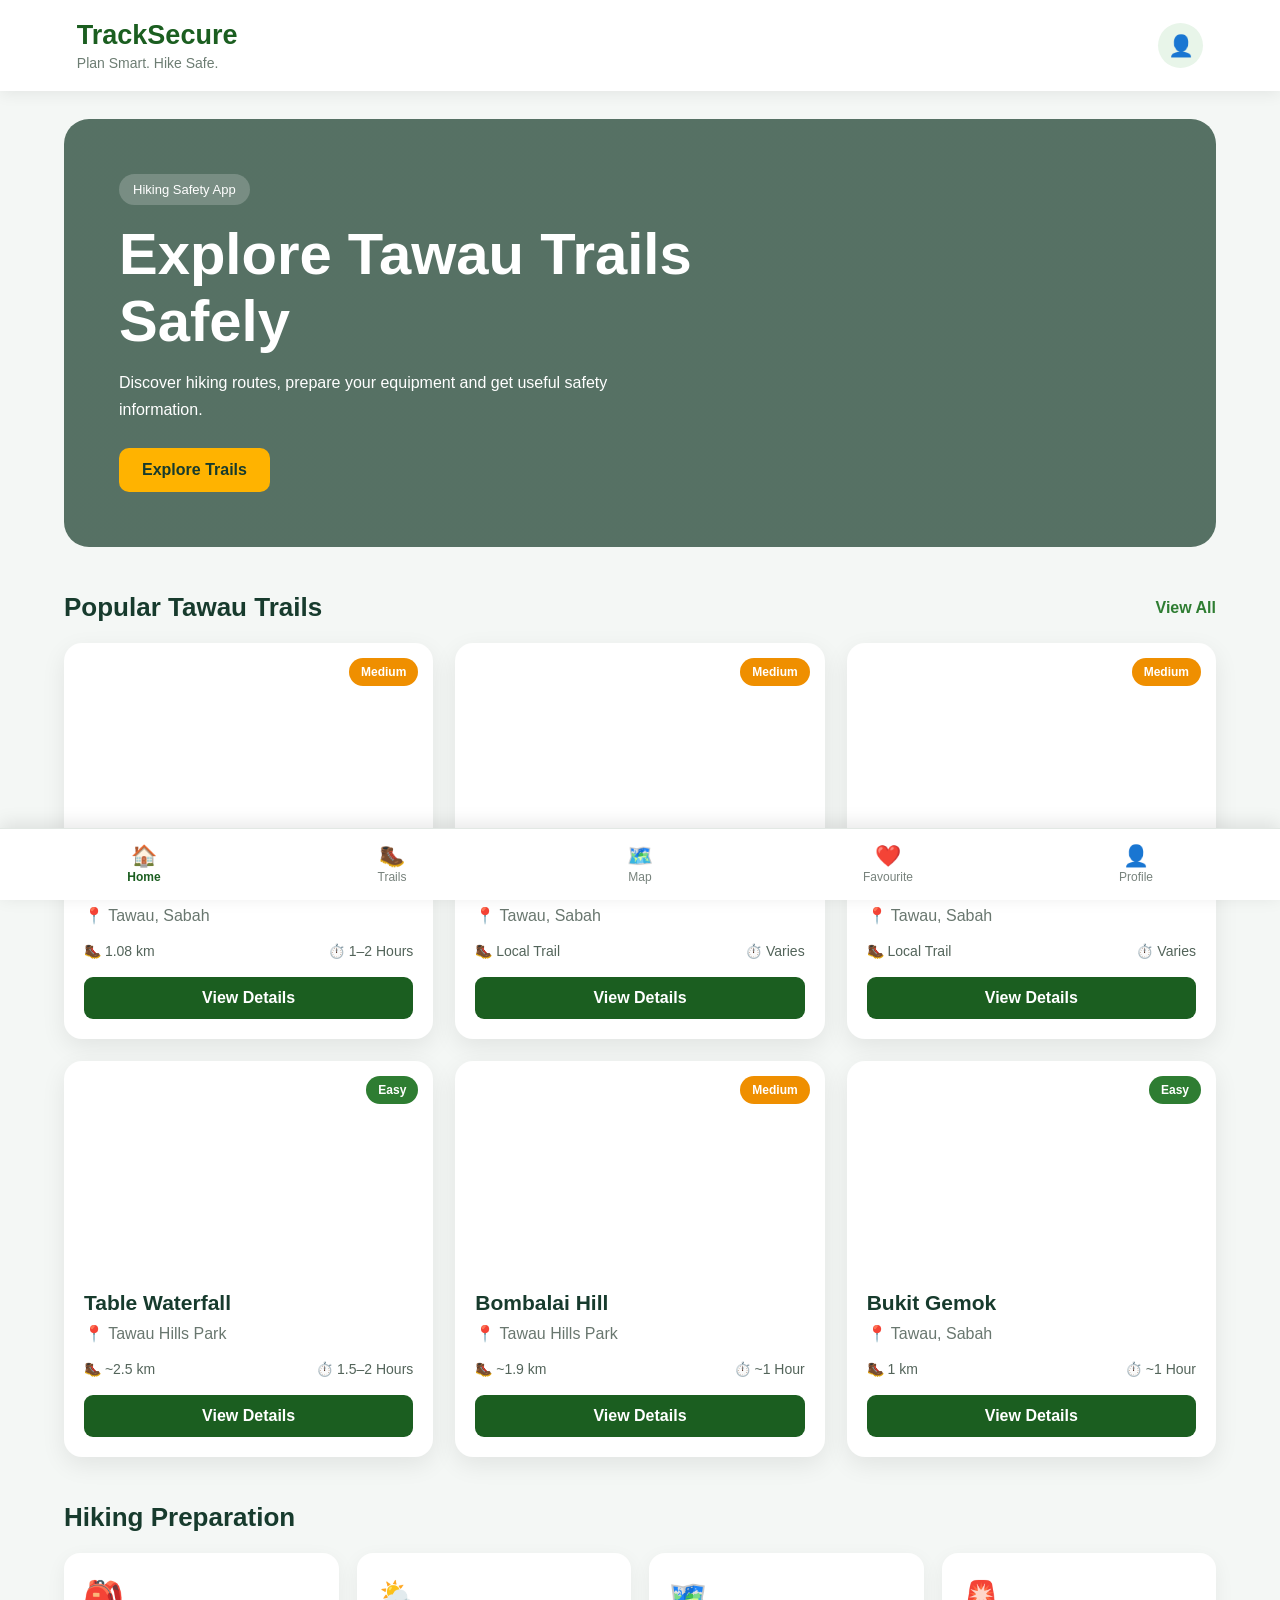
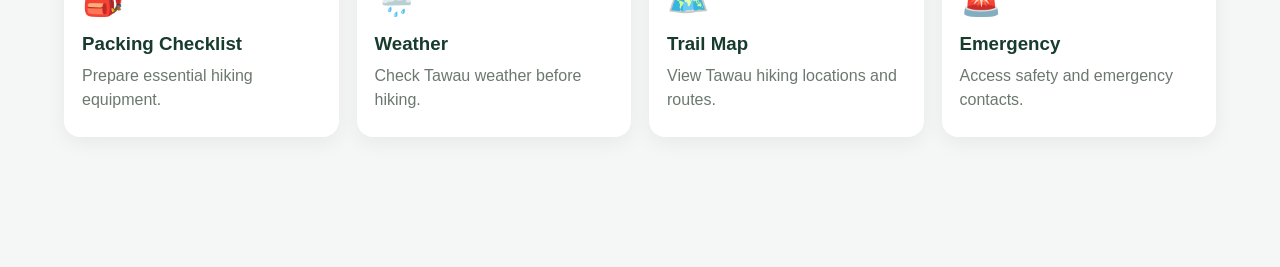
<file: TrackSecure-Complete/index.html>
<!DOCTYPE html>
<html lang="en">
<head>
    <meta charset="UTF-8">
    <meta name="viewport" content="width=device-width, initial-scale=1.0">
    <title>TrackSecure</title>
    <link rel="stylesheet" href="style.css">
</head>
<body>

<header class="topbar">
    <div>
        <h1>TrackSecure</h1>
        <p>Plan Smart. Hike Safe.</p>
    </div>
    <button class="profile-btn">👤</button>
</header>

<main>
    <section class="hero">
        <div class="hero-content">
            <span class="hero-label">Hiking Safety App</span>
            <h2>Explore Tawau Trails Safely</h2>
            <p>Discover hiking routes, prepare your equipment and get useful safety information.</p>
            <a href="trails.html" class="explore-btn">Explore Trails</a>
        </div>
    </section>

    <section class="section">
        <div class="section-heading">
            <h2>Popular Tawau Trails</h2>
            <button class="view-all-btn">View All</button>
        </div>

        <div class="trail-grid">
            <article class="trail-card">
                <div class="trail-image" style="background-image:url('https://www.mysabah.com/wordpress/wp-content/uploads/2023/12/20231222_27.jpg')">
                    <span class="difficulty medium">Medium</span>
                </div>
                <div class="trail-content">
                    <h3>Bukit Panchang</h3>
                    <p>📍 Tawau, Sabah</p>
                    <div class="trail-info"><span>🥾 1.08 km</span><span>⏱️ 1–2 Hours</span></div>
                    <button class="details-btn" data-trail="bukit-panchang">View Details</button>
                </div>
            </article>

            <article class="trail-card">
                <div class="trail-image" style="background-image:url('https://www.etawau.com/NaturalResources/Forest/MembaluaReserve/MembaluaReserve/Membalua_2014_08P2000.jpg')">
                    <span class="difficulty medium">Medium</span>
                </div>
                <div class="trail-content">
                    <h3>Membalua Jungle Trek</h3>
                    <p>📍 Tawau, Sabah</p>
                    <div class="trail-info"><span>🥾 Local Trail</span><span>⏱️ Varies</span></div>
                    <button class="details-btn" data-trail="bukit-membalua">View Details</button>
                </div>
            </article>

            <article class="trail-card">
                <div class="trail-image" style="background-image:url('https://www.etawau.com/Recreation/CrossCountry/Hill_b.jpg')">
                    <span class="difficulty medium">Medium</span>
                </div>
                <div class="trail-content">
                    <h3>Sin Onn Hill</h3>
                    <p>📍 Tawau, Sabah</p>
                    <div class="trail-info"><span>🥾 Local Trail</span><span>⏱️ Varies</span></div>
                    <button class="details-btn" data-trail="bukit-sin-onn">View Details</button>
                </div>
            </article>

            <article class="trail-card">
                <div class="trail-image" style="background-image:url('https://sabahtravel-assets.s3.amazonaws.com/images/20240126-lmy8f-lk-05693-jpg')">
                    <span class="difficulty easy">Easy</span>
                </div>
                <div class="trail-content">
                    <h3>Table Waterfall</h3>
                    <p>📍 Tawau Hills Park</p>
                    <div class="trail-info"><span>🥾 ~2.5 km</span><span>⏱️ 1.5–2 Hours</span></div>
                    <button class="details-btn" data-trail="table-waterfall">View Details</button>
                </div>
            </article>

            <article class="trail-card">
                <div class="trail-image" style="background-image:url('https://www.gunungbagging.com/wp-content/NEXTGEN/bombalai-hill/IMG_20230707_090142.jpg')">
                    <span class="difficulty medium">Medium</span>
                </div>
                <div class="trail-content">
                    <h3>Bombalai Hill</h3>
                    <p>📍 Tawau Hills Park</p>
                    <div class="trail-info"><span>🥾 ~1.9 km</span><span>⏱️ ~1 Hour</span></div>
                    <button class="details-btn" data-trail="bombalai-hill">View Details</button>
                </div>
            </article>

            <article class="trail-card">
                <div class="trail-image" style="background-image:url('https://sabahnites.com/wp-content/uploads/2022/08/145714720_177562024164280_8840149135487162573_n.jpg')">
                    <span class="difficulty easy">Easy</span>
                </div>
                <div class="trail-content">
                    <h3>Bukit Gemok</h3>
                    <p>📍 Tawau, Sabah</p>
                    <div class="trail-info"><span>🥾 1 km</span><span>⏱️ ~1 Hour</span></div>
                    <button class="details-btn" data-trail="bukit-gemok">View Details</button>
                </div>
            </article>
        </div>
    </section>

    <section class="section">
        <h2>Hiking Preparation</h2>
        <div class="feature-grid">
            <a href="checklist.html" class="feature-card feature-link"><span>🎒</span><h3>Packing Checklist</h3><p>Prepare essential hiking equipment.</p></a>
            <a href="weather.html" class="feature-card feature-link"><span>🌦️</span><h3>Weather</h3><p>Check Tawau weather before hiking.</p></a>
            <a href="map.html" class="feature-card feature-link"><span>🗺️</span><h3>Trail Map</h3><p>View Tawau hiking locations and routes.</p></a>
            <a href="emergency.html" class="feature-card feature-link"><span>🚨</span><h3>Emergency</h3><p>Access safety and emergency contacts.</p></a>
        </div>
    </section>
</main>

<nav class="bottom-nav">
    <a href="index.html" class="nav-item active"><span>🏠</span>Home</a>
    <a href="trails.html" class="nav-item"><span>🥾</span>Trails</a>
    <a href="map.html" class="nav-item"><span>🗺️</span>Map</a>
    <a href="favourites.html" class="nav-item"><span>❤️</span>Favourite</a>
    <a href="profile.html" class="nav-item"><span>👤</span>Profile</a>
</nav>

<script src="trail-data.js"></script>
<script src="app.js"></script>
</body>
</html>
</file>
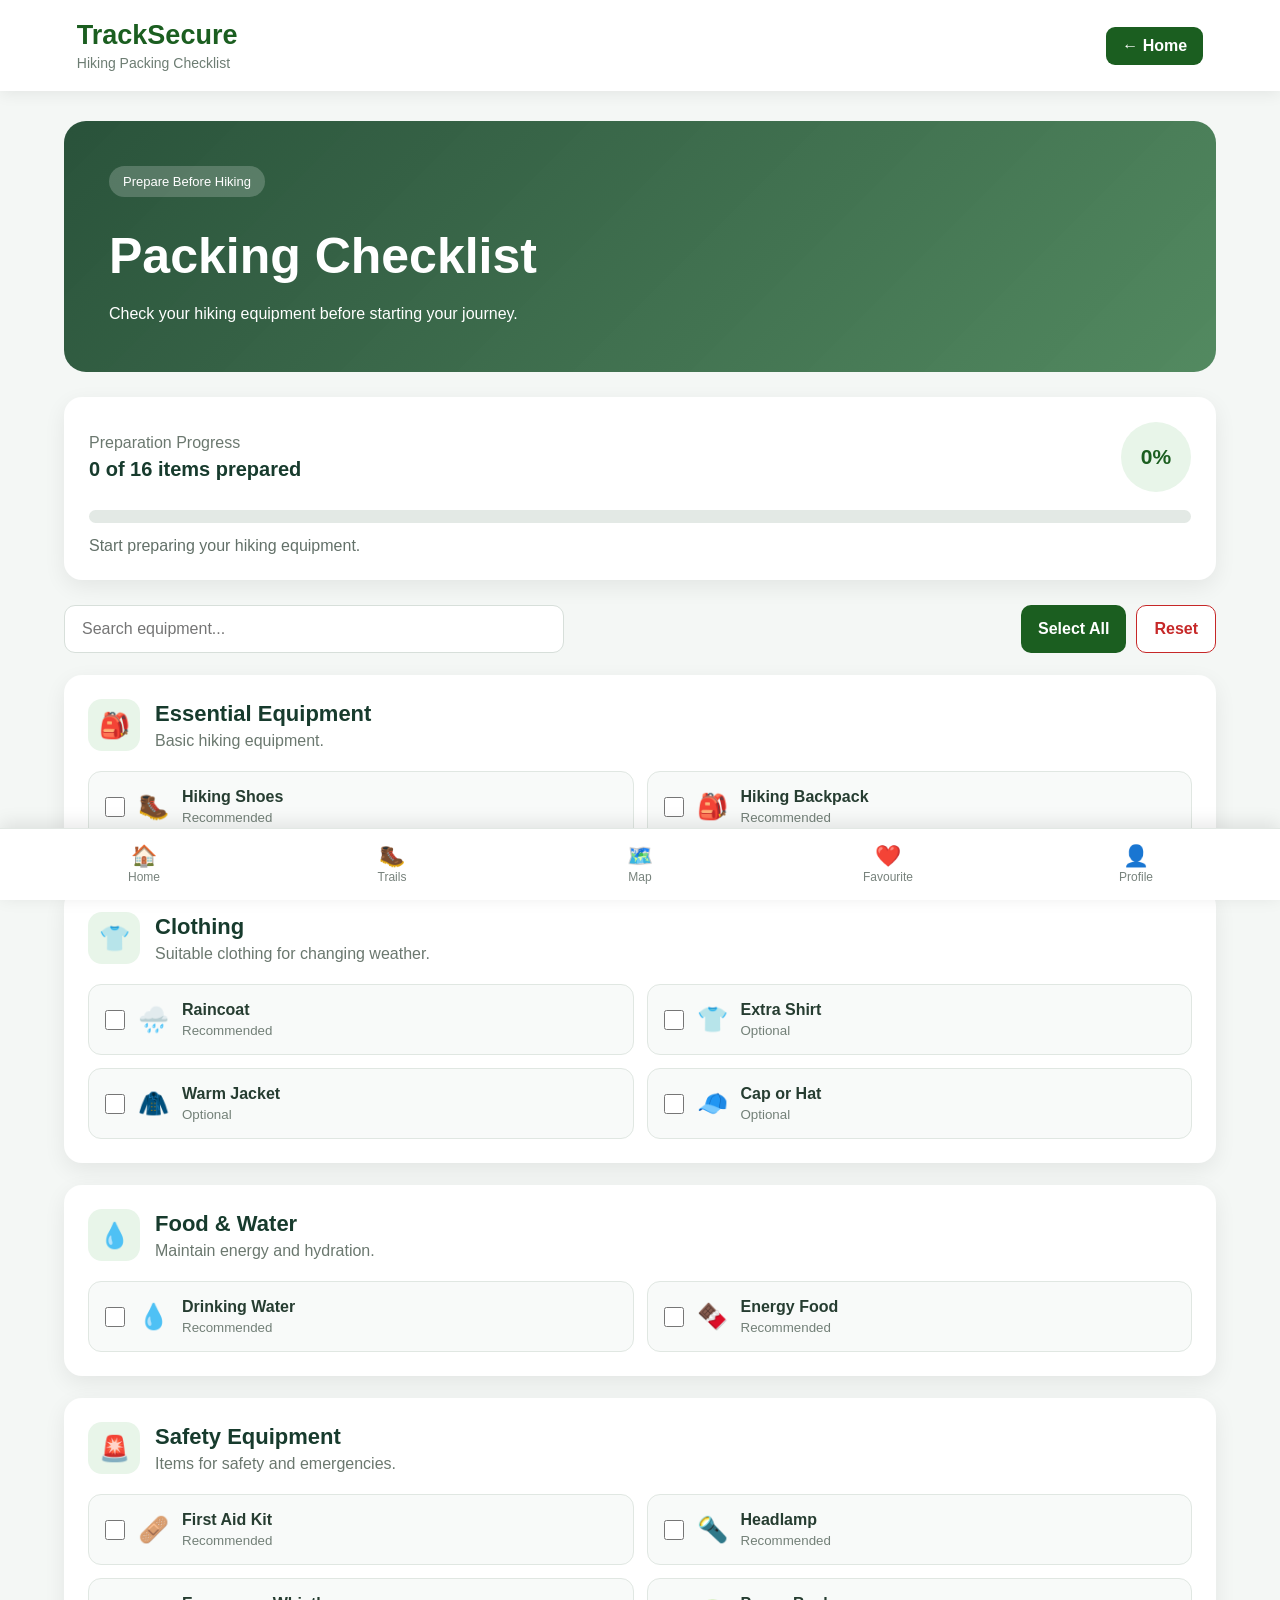
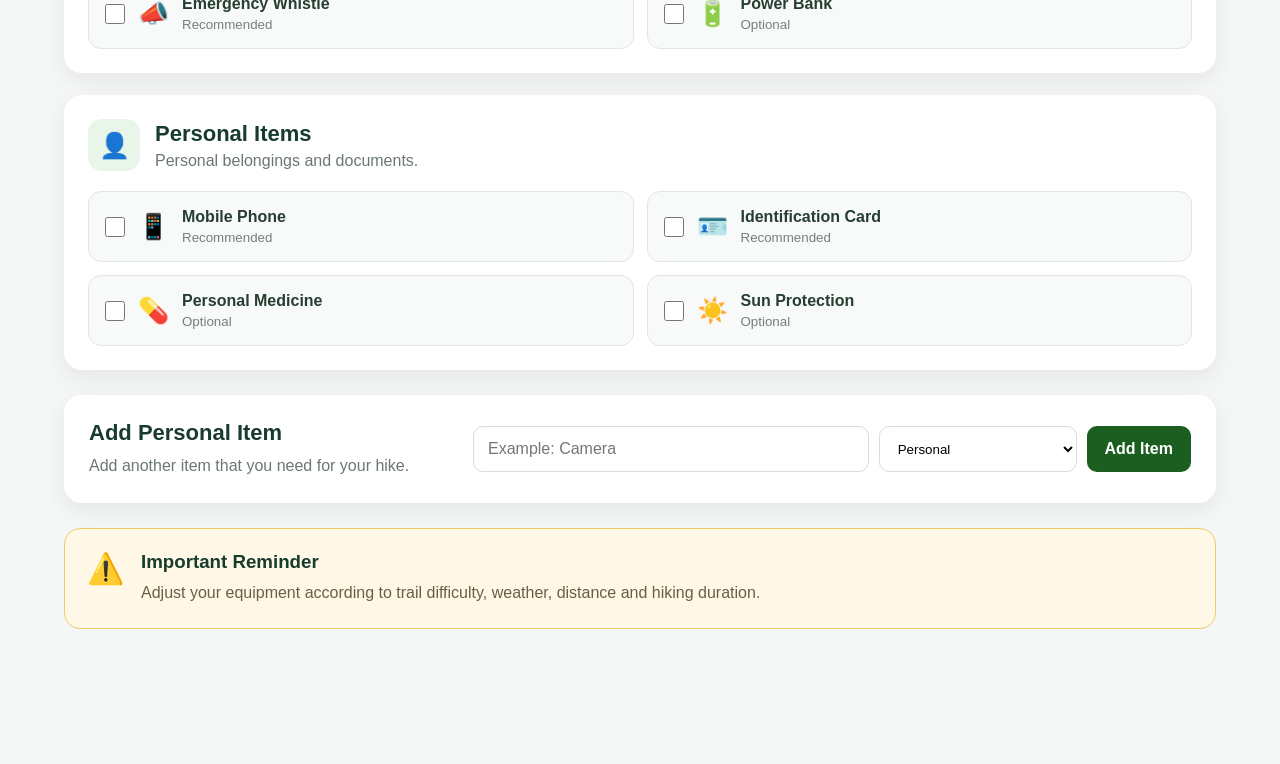
<file: checklist.html>
<!DOCTYPE html>
<html lang="en">
<head>
    <meta charset="UTF-8">

    <meta
        name="viewport"
        content="width=device-width, initial-scale=1.0"
    >

    <title>Packing Checklist | TrackSecure</title>

    <link rel="stylesheet" href="style.css">
</head>

<body>

    <header class="topbar">
        <div>
            <h1>TrackSecure</h1>
            <p>Hiking Packing Checklist</p>
        </div>

        <a href="index.html" class="back-btn">
            ← Home
        </a>
    </header>

    <main>

        <section class="page-header checklist-page-header">

            <span class="hero-label">
                Prepare Before Hiking
            </span>

            <h2>Packing Checklist</h2>

            <p>
                Check your hiking equipment before starting
                your journey.
            </p>

        </section>

        <section class="checklist-progress-card">

            <div class="progress-information">

                <div>
                    <p>Preparation Progress</p>

                    <strong id="progressText">
                        0 of 0 items prepared
                    </strong>
                </div>

                <span id="progressPercentage">
                    0%
                </span>

            </div>

            <div class="progress-bar">

                <div
                    class="progress-bar-fill"
                    id="progressBarFill"
                ></div>

            </div>

            <p
                class="progress-message"
                id="progressMessage"
            >
                Start preparing your hiking equipment.
            </p>

        </section>

        <section class="checklist-controls">

            <div class="checklist-search">

                <input
                    type="text"
                    id="checklistSearch"
                    placeholder="Search equipment..."
                >

            </div>

            <div class="checklist-control-buttons">

                <button
                    type="button"
                    id="selectAllBtn"
                    class="select-all-btn"
                >
                    Select All
                </button>

                <button
                    type="button"
                    id="resetChecklistBtn"
                    class="reset-checklist-btn"
                >
                    Reset
                </button>

            </div>

        </section>

        <section
            id="checklistCategories"
            class="checklist-category-container"
        >
        </section>

        <section
            id="checklistEmptyState"
            class="checklist-empty-state"
        >
            <span>🎒</span>

            <h3>No equipment found</h3>

            <p>
                Try searching with another keyword.
            </p>
        </section>

        <section class="custom-item-card">

            <div>
                <h2>Add Personal Item</h2>

                <p>
                    Add another item that you need for your hike.
                </p>
            </div>

            <form
                id="customItemForm"
                class="custom-item-form"
            >

                <input
                    type="text"
                    id="customItemInput"
                    placeholder="Example: Camera"
                    maxlength="50"
                    required
                >

                <select id="customCategoryInput">

                    <option value="personal">
                        Personal
                    </option>

                    <option value="essential">
                        Essential
                    </option>

                    <option value="clothing">
                        Clothing
                    </option>

                    <option value="food">
                        Food & Water
                    </option>

                    <option value="safety">
                        Safety
                    </option>

                </select>

                <button type="submit">
                    Add Item
                </button>

            </form>

        </section>

        <section class="packing-reminder">

            <span>⚠️</span>

            <div>
                <h3>Important Reminder</h3>

                <p>
                    Adjust your equipment according to trail
                    difficulty, weather, distance and hiking duration.
                </p>
            </div>

        </section>

    </main>

    <nav class="bottom-nav">

        <a href="index.html" class="nav-item">
            <span>🏠</span>
            Home
        </a>

        <a href="trails.html" class="nav-item">
            <span>🥾</span>
            Trails
        </a>

        <a href="map.html" class="nav-item">
            <span>🗺️</span>
            Map
        </a>

        <a href="favourites.html" class="nav-item">
            <span>❤️</span>
            Favourite
        </a>

        <a href="profile.html" class="nav-item">
            <span>👤</span>
            Profile
        </a>

    </nav>

    <script src="checklist.js"></script>

</body>
</html>
</file>
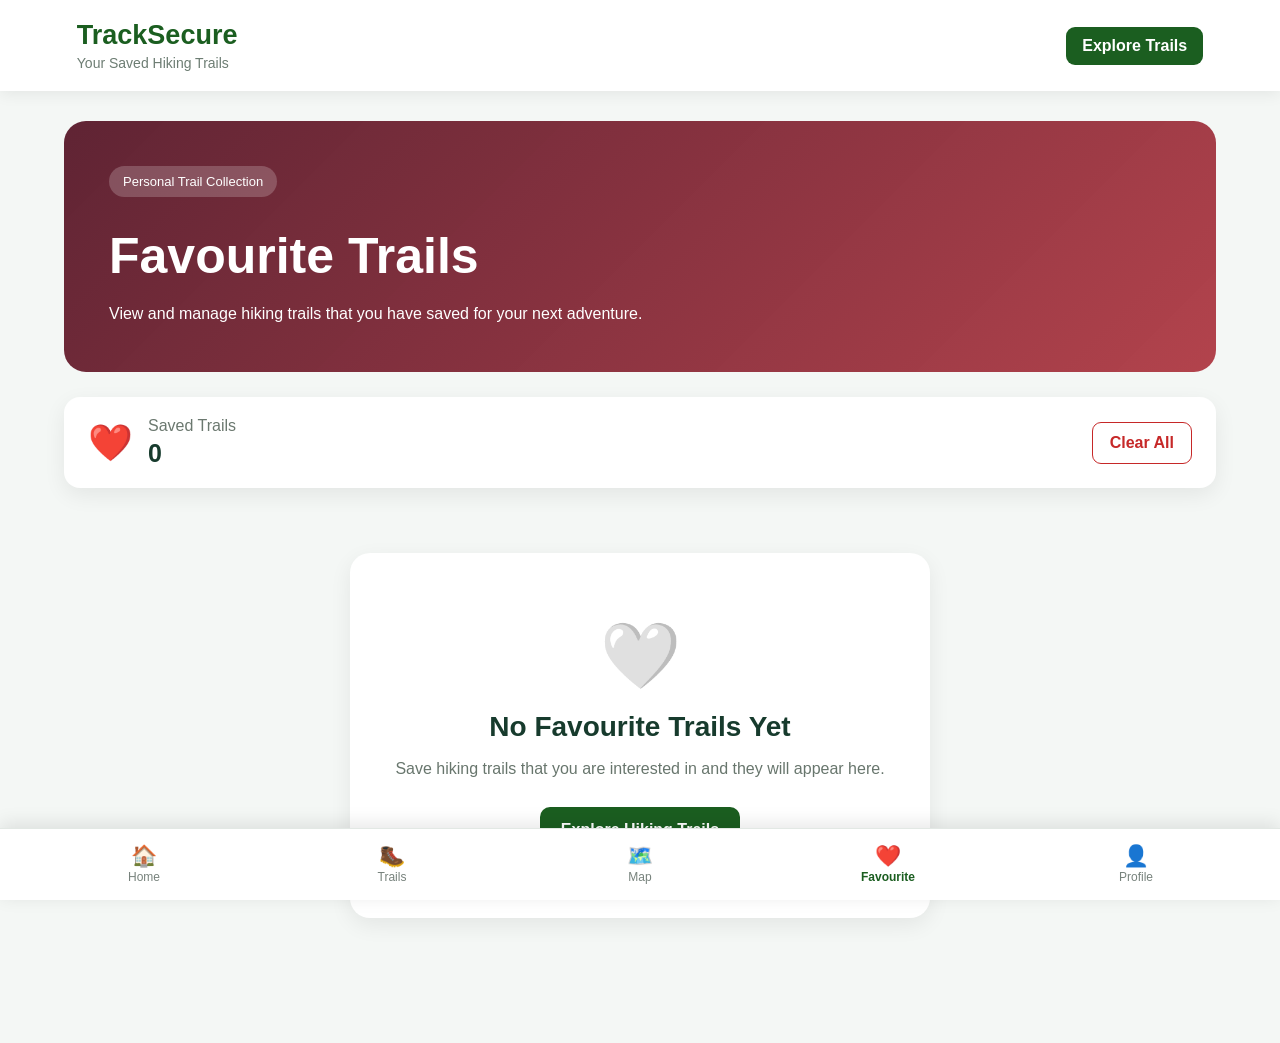
<file: favourites.html>
<!DOCTYPE html>
<html lang="en">
<head>
    <meta charset="UTF-8">

    <meta
        name="viewport"
        content="width=device-width, initial-scale=1.0"
    >

    <title>Favourite Trails | TrackSecure</title>

    <link rel="stylesheet" href="style.css">
</head>

<body>

    <header class="topbar">
        <div>
            <h1>TrackSecure</h1>
            <p>Your Saved Hiking Trails</p>
        </div>

        <a href="trails.html" class="back-btn">
            Explore Trails
        </a>
    </header>

    <main>

        <section class="page-header favourite-header">
            <span class="hero-label">
                Personal Trail Collection
            </span>

            <h2>Favourite Trails</h2>

            <p>
                View and manage hiking trails that you have
                saved for your next adventure.
            </p>
        </section>

        <section class="favourite-summary">
            <div>
                <span>❤️</span>

                <div>
                    <p>Saved Trails</p>
                    <strong id="favouriteCount">0</strong>
                </div>
            </div>

            <button
                type="button"
                id="clearFavouritesBtn"
                class="clear-favourites-btn"
            >
                Clear All
            </button>
        </section>

        <section
            class="trail-grid"
            id="favouriteTrailList"
        >
        </section>

        <section
            class="empty-favourite-state"
            id="emptyFavouriteState"
        >
            <span>🤍</span>

            <h2>No Favourite Trails Yet</h2>

            <p>
                Save hiking trails that you are interested in
                and they will appear here.
            </p>

            <a href="trails.html" class="explore-empty-btn">
                Explore Hiking Trails
            </a>
        </section>

    </main>

    <nav class="bottom-nav">

        <a href="index.html" class="nav-item">
            <span>🏠</span>
            Home
        </a>

        <a href="trails.html" class="nav-item">
            <span>🥾</span>
            Trails
        </a>

        <a href="map.html" class="nav-item">
            <span>🗺️</span>
            Map
        </a>

        <a href="favourites.html" class="nav-item active">
            <span>❤️</span>
            Favourite
        </a>

        <a href="profile.html" class="nav-item">
            <span>👤</span>
            Profile
        </a>

    </nav>

    <script src="trail-data.js"></script>
    <script src="favourites.js"></script>

</body>
</html>
</file>
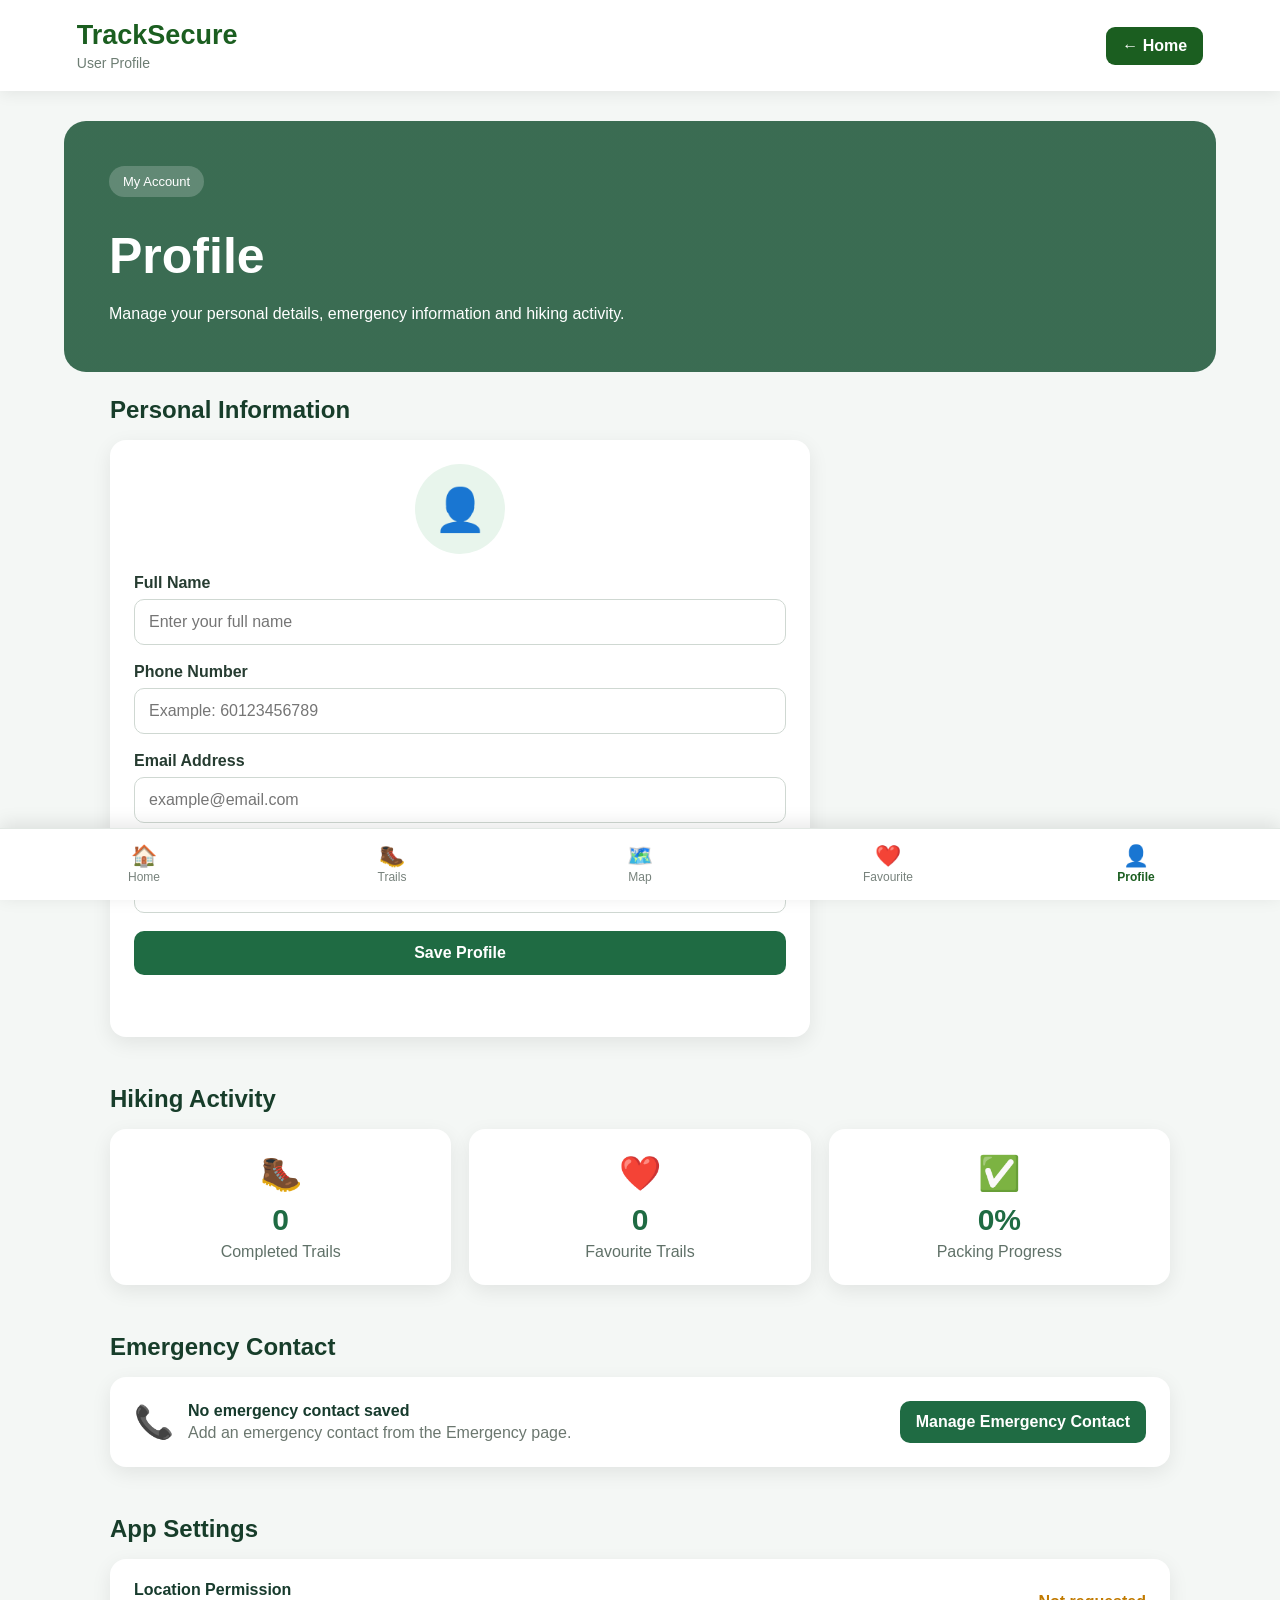
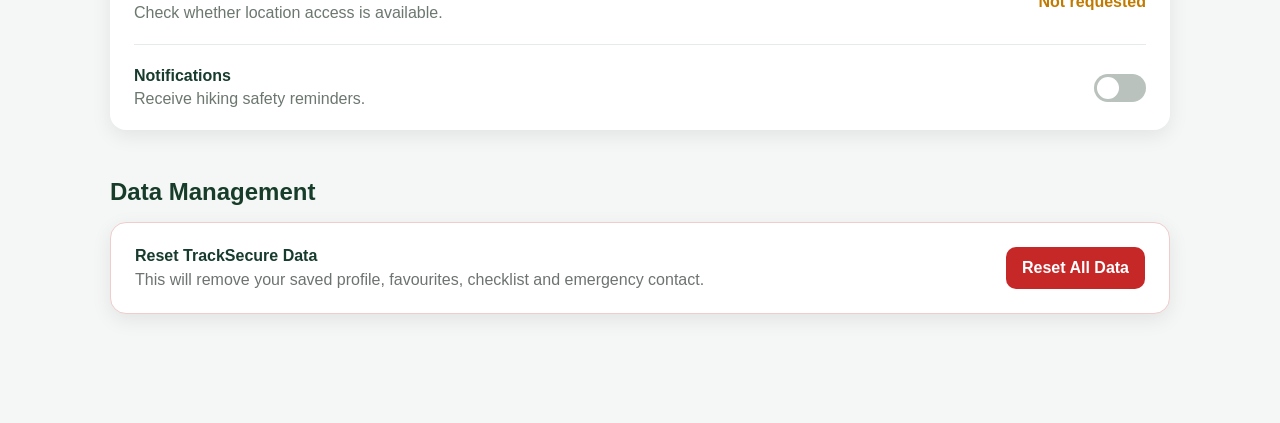
<file: profile.html>
<!DOCTYPE html>
<html lang="en">

<head>
    <meta charset="UTF-8">

    <meta
        name="viewport"
        content="width=device-width, initial-scale=1.0"
    >

    <title>Profile | TrackSecure</title>

    <link
        rel="stylesheet"
        href="style.css"
    >
</head>

<body>

    <header class="topbar">

        <div>
            <h1>TrackSecure</h1>
            <p>User Profile</p>
        </div>

        <a
            href="index.html"
            class="back-btn"
        >
            ← Home
        </a>

    </header>

    <main>

        <section class="page-header profile-page-header">

            <span class="hero-label">
                My Account
            </span>

            <h2>Profile</h2>

            <p>
                Manage your personal details, emergency
                information and hiking activity.
            </p>

        </section>

        <!-- PROFILE INFORMATION -->
        <section class="profile-section">

            <h2>Personal Information</h2>

            <div class="profile-card">

                <div class="profile-avatar">
                    👤
                </div>

                <form id="profileForm">

                    <div class="profile-form-group">

                        <label for="profileName">
                            Full Name
                        </label>

                        <input
                            type="text"
                            id="profileName"
                            placeholder="Enter your full name"
                            maxlength="60"
                            required
                        >

                    </div>

                    <div class="profile-form-group">

                        <label for="profilePhone">
                            Phone Number
                        </label>

                        <input
                            type="tel"
                            id="profilePhone"
                            placeholder="Example: 60123456789"
                            maxlength="20"
                        >

                    </div>

                    <div class="profile-form-group">

                        <label for="profileEmail">
                            Email Address
                        </label>

                        <input
                            type="email"
                            id="profileEmail"
                            placeholder="example@email.com"
                            maxlength="80"
                        >

                    </div>

                    <div class="profile-form-group">

                        <label for="profileExperience">
                            Hiking Experience
                        </label>

                        <select id="profileExperience">

                            <option value="Beginner">
                                Beginner
                            </option>

                            <option value="Intermediate">
                                Intermediate
                            </option>

                            <option value="Advanced">
                                Advanced
                            </option>

                        </select>

                    </div>

                    <button
                        type="submit"
                        class="profile-save-btn"
                    >
                        Save Profile
                    </button>

                </form>

                <p
                    id="profileSaveMessage"
                    class="profile-save-message"
                ></p>

            </div>

        </section>

        <!-- HIKING STATISTICS -->
        <section class="profile-section">

            <h2>Hiking Activity</h2>

            <div class="profile-stat-grid">

                <article class="profile-stat-card">

                    <span>🥾</span>

                    <strong id="completedTrailCount">
                        0
                    </strong>

                    <p>Completed Trails</p>

                </article>

                <article class="profile-stat-card">

                    <span>❤️</span>

                    <strong id="favouriteTrailCount">
                        0
                    </strong>

                    <p>Favourite Trails</p>

                </article>

                <article class="profile-stat-card">

                    <span>✅</span>

                    <strong id="checklistProgress">
                        0%
                    </strong>

                    <p>Packing Progress</p>

                </article>

            </div>

        </section>

        <!-- EMERGENCY CONTACT -->
        <section class="profile-section">

            <h2>Emergency Contact</h2>

            <div class="profile-emergency-card">

                <div id="profileEmergencyContact">

                    <p>
                        No emergency contact saved.
                    </p>

                </div>

                <a
                    href="emergency.html"
                    class="profile-link-btn"
                >
                    Manage Emergency Contact
                </a>

            </div>

        </section>

        <!-- APP SETTINGS -->
        <section class="profile-section">

            <h2>App Settings</h2>

            <div class="profile-settings-card">

                <div class="profile-setting-row">

                    <div>
                        <strong>
                            Location Permission
                        </strong>

                        <p>
                            Check whether location access is available.
                        </p>
                    </div>

                    <span id="locationPermissionStatus">
                        Checking...
                    </span>

                </div>

                <div class="profile-setting-row">

                    <div>
                        <strong>
                            Notifications
                        </strong>

                        <p>
                            Receive hiking safety reminders.
                        </p>
                    </div>

                    <label class="profile-switch">

                        <input
                            type="checkbox"
                            id="notificationToggle"
                        >

                        <span class="profile-slider"></span>

                    </label>

                </div>

            </div>

        </section>

        <!-- DATA MANAGEMENT -->
        <section class="profile-section">

            <h2>Data Management</h2>

            <div class="profile-danger-card">

                <div>

                    <strong>
                        Reset TrackSecure Data
                    </strong>

                    <p>
                        This will remove your saved profile,
                        favourites, checklist and emergency contact.
                    </p>

                </div>

                <button
                    type="button"
                    id="resetProfileDataBtn"
                    class="profile-reset-btn"
                >
                    Reset All Data
                </button>

            </div>

        </section>

    </main>

    <nav class="bottom-nav">

        <a
            href="index.html"
            class="nav-item"
        >
            <span>🏠</span>
            Home
        </a>

        <a
            href="trails.html"
            class="nav-item"
        >
            <span>🥾</span>
            Trails
        </a>

        <a
            href="map.html"
            class="nav-item"
        >
            <span>🗺️</span>
            Map
        </a>

        <a
            href="favourites.html"
            class="nav-item"
        >
            <span>❤️</span>
            Favourite
        </a>

        <a
            href="profile.html"
            class="nav-item active"
        >
            <span>👤</span>
            Profile
        </a>

    </nav>

    <script src="profile.js"></script>

</body>

</html>
</file>
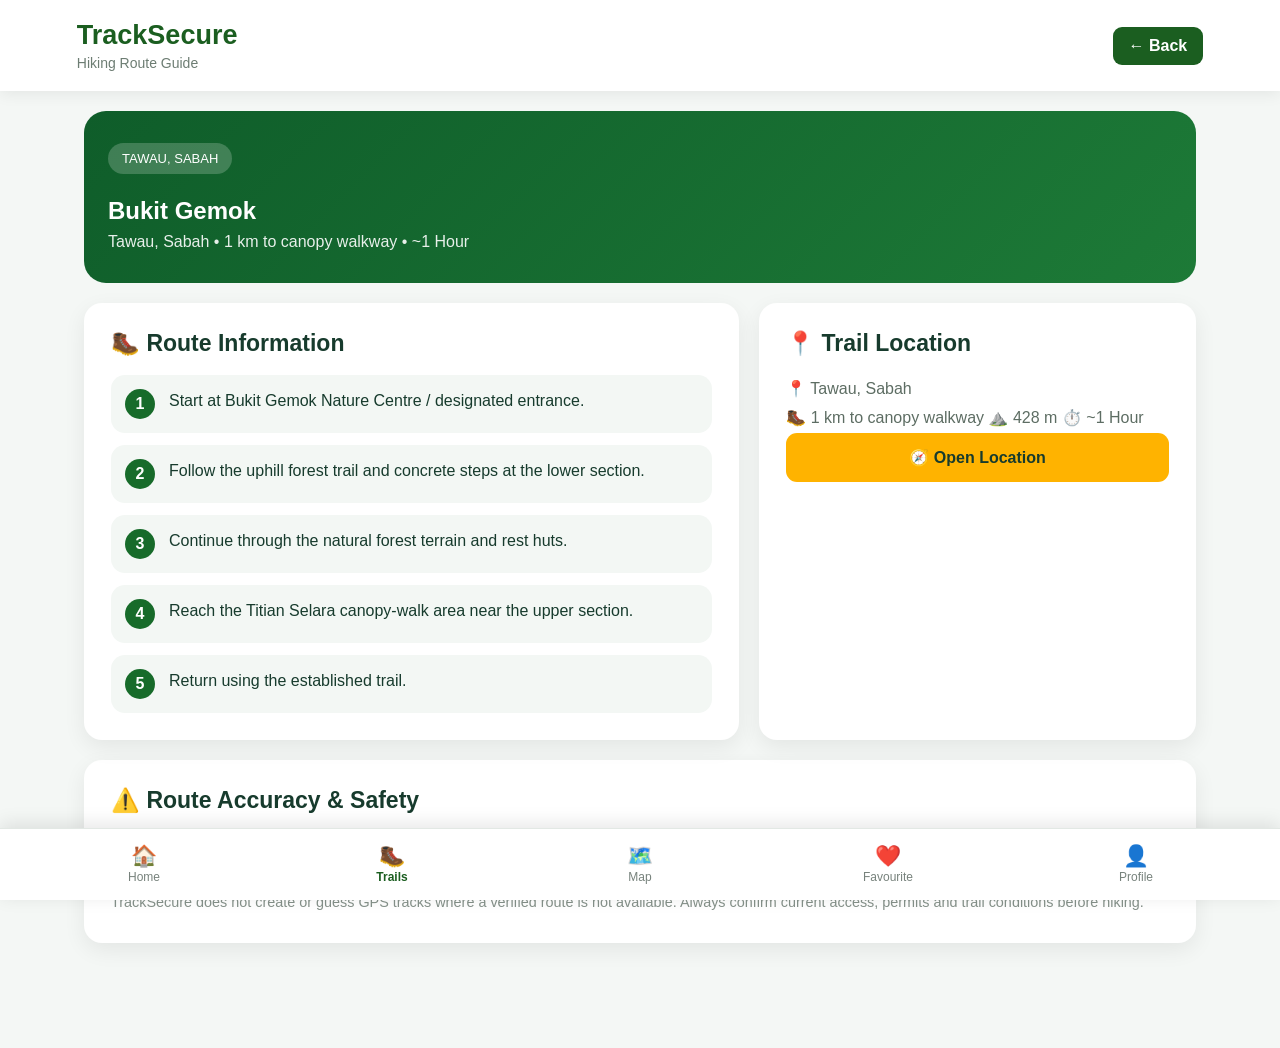
<file: routes.html>
<!DOCTYPE html>
<html lang="en">
<head>
    <meta charset="UTF-8">
    <meta name="viewport" content="width=device-width, initial-scale=1.0">
    <title>Hiking Route | TrackSecure</title>
    <link rel="stylesheet" href="style.css">
</head>
<body>
<header class="topbar">
    <div><h1>TrackSecure</h1><p>Hiking Route Guide</p></div>
    <a href="javascript:history.back()" class="back-btn">← Back</a>
</header>
<main>
    <section class="route-page-hero">
        <span class="hero-label">TAWAU, SABAH</span>
        <h2 id="routeTitle">Hiking Route</h2>
        <p id="routeSubtitle">Published trail information</p>
    </section>

    <section class="route-page-grid">
        <article class="information-card">
            <h2>🥾 Route Information</h2>
            <div id="routeSteps" class="route-steps"></div>
        </article>

        <article class="information-card">
            <h2>📍 Trail Location</h2>
            <p id="routeLocation">-</p>
            <p id="routeStats">-</p>
            <a id="navigationLink" class="route-btn" target="_blank" rel="noopener">🧭 Open Location</a>
        </article>
    </section>

    <section class="information-card" id="routePreviewCard" style="display:none; margin:20px;">
        <h2>🗺️ Published Route Map</h2>
        <iframe id="routePreview" title="Published hiking route map" style="width:100%; min-height:520px; border:0; border-radius:16px;"></iframe>
    </section>

    <section class="information-card route-notice">
        <h2>⚠️ Route Accuracy & Safety</h2>
        <p id="routeStatus">-</p>
        <p class="small-note">TrackSecure does not create or guess GPS tracks where a verified route is not available. Always confirm current access, permits and trail conditions before hiking.</p>
        <a id="sourceLink" class="secondary-btn" target="_blank" rel="noopener">View Published Route Source</a>
    </section>
</main>
<nav class="bottom-nav">
    <a href="index.html" class="nav-item"><span>🏠</span>Home</a>
    <a href="trails.html" class="nav-item active"><span>🥾</span>Trails</a>
    <a href="map.html" class="nav-item"><span>🗺️</span>Map</a>
    <a href="favourites.html" class="nav-item"><span>❤️</span>Favourite</a>
    <a href="profile.html" class="nav-item"><span>👤</span>Profile</a>
</nav>
<script src="trail-data.js"></script>
<script src="routes.js"></script>
</body>
</html>
</file>
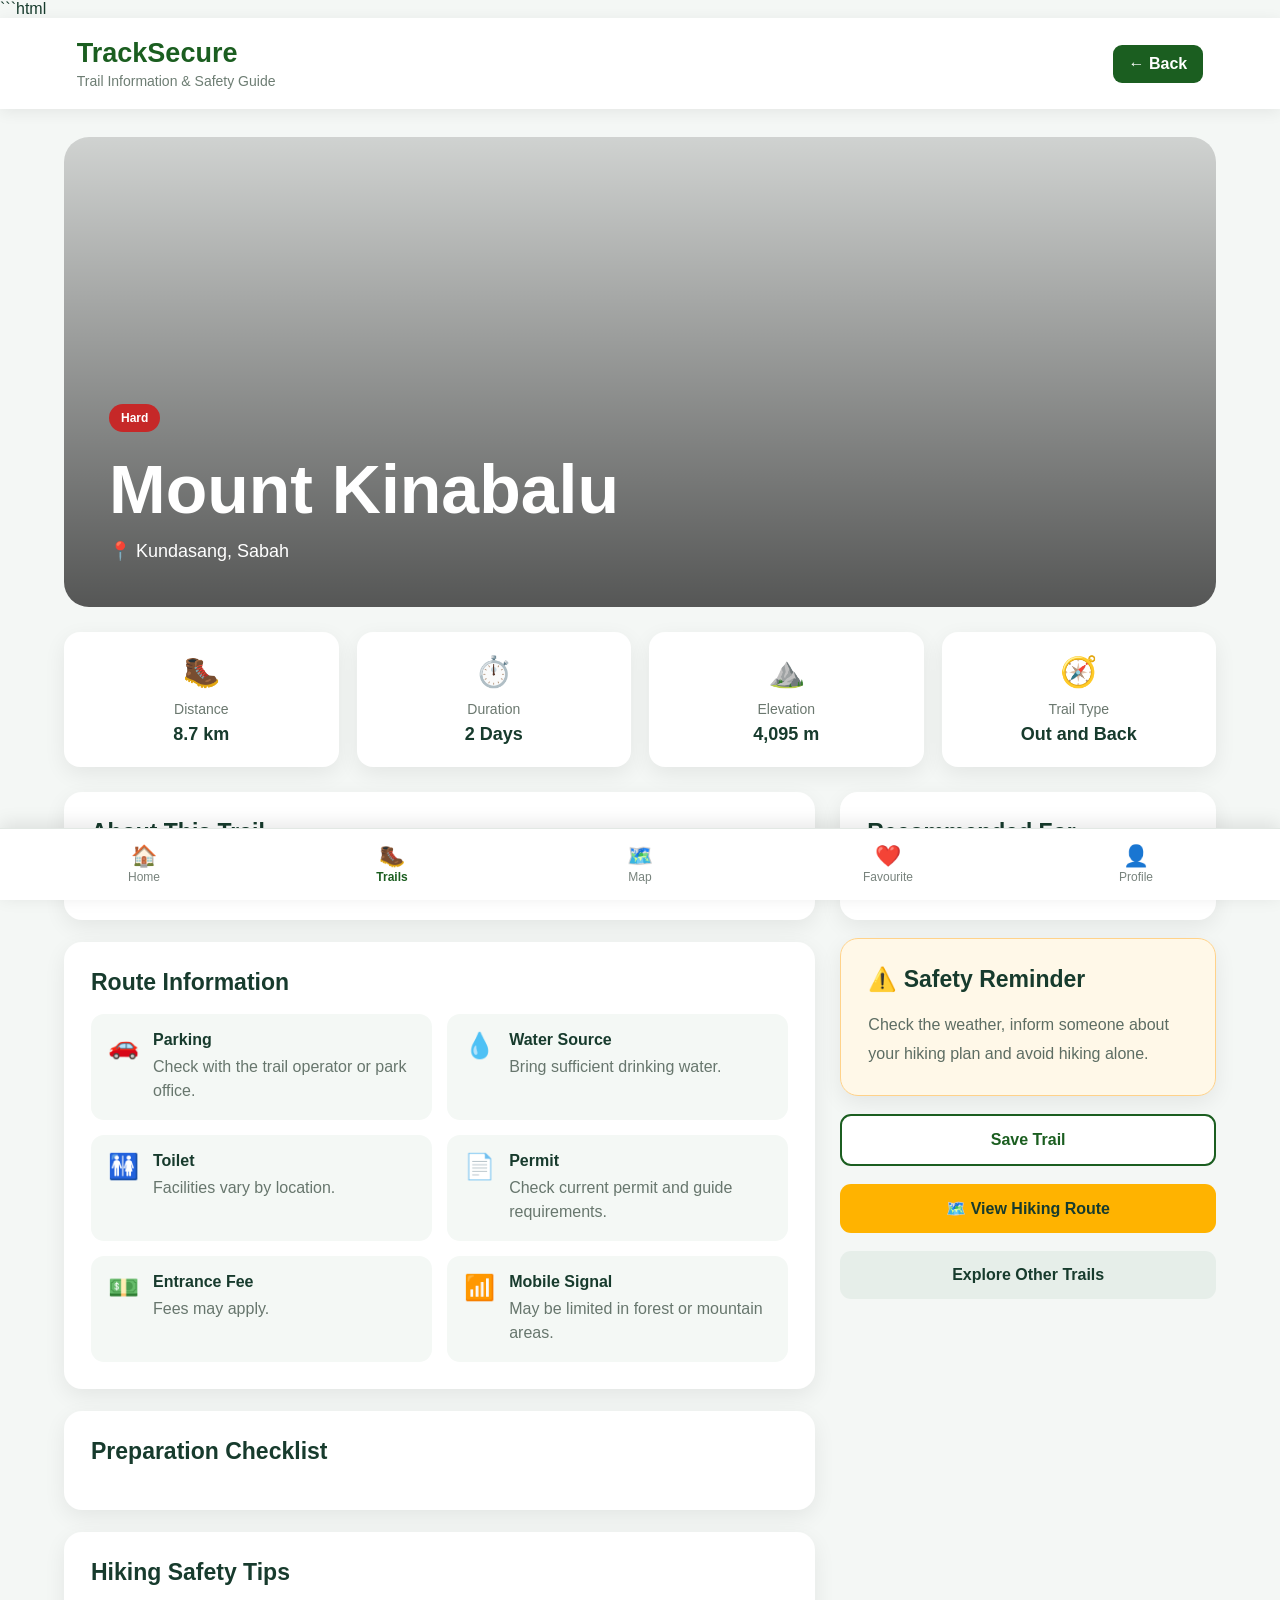
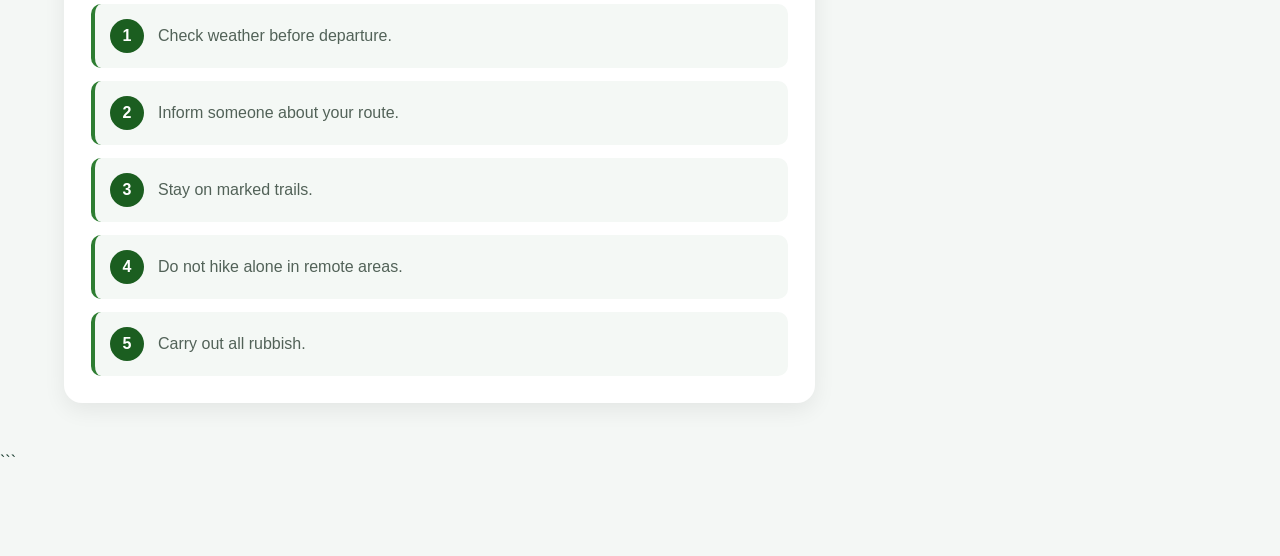
<file: trail-details.html>
```html
<!DOCTYPE html>
<html lang="en">
<head>
    <meta charset="UTF-8">

    <meta
        name="viewport"
        content="width=device-width, initial-scale=1.0"
    >

    <title>Trail Details | TrackSecure</title>

    <link rel="stylesheet" href="style.css">
</head>

<body>

    <header class="topbar">
        <div>
            <h1>TrackSecure</h1>
            <p>Trail Information & Safety Guide</p>
        </div>

        <a href="trails.html" class="back-btn">
            ← Back
        </a>
    </header>

    <main>

        <section class="details-hero" id="detailsHero">

            <div class="details-overlay">

                <span
                    class="difficulty"
                    id="trailDifficulty"
                >
                    Difficulty
                </span>

                <h2 id="trailName">
                    Trail Name
                </h2>

                <p id="trailLocation">
                    📍 Location
                </p>

            </div>

        </section>

        <section class="trail-stat-grid">

            <div class="trail-stat-card">
                <span>🥾</span>
                <p>Distance</p>
                <strong id="trailDistance">-</strong>
            </div>

            <div class="trail-stat-card">
                <span>⏱️</span>
                <p>Duration</p>
                <strong id="trailDuration">-</strong>
            </div>

            <div class="trail-stat-card">
                <span>⛰️</span>
                <p>Elevation</p>
                <strong id="trailElevation">-</strong>
            </div>

            <div class="trail-stat-card">
                <span>🧭</span>
                <p>Trail Type</p>
                <strong id="trailType">-</strong>
            </div>

        </section>

        <section class="details-layout">

            <div class="details-main">

                <article class="information-card">
                    <h2>About This Trail</h2>

                    <p id="trailDescription">
                        Trail description will appear here.
                    </p>
                </article>

                <article class="information-card">
                    <h2>Route Information</h2>

                    <div class="route-information">

                        <div>
                            <span>🚗</span>

                            <div>
                                <strong>Parking</strong>
                                <p id="trailParking">-</p>
                            </div>
                        </div>

                        <div>
                            <span>💧</span>

                            <div>
                                <strong>Water Source</strong>
                                <p id="trailWater">-</p>
                            </div>
                        </div>

                        <div>
                            <span>🚻</span>

                            <div>
                                <strong>Toilet</strong>
                                <p id="trailToilet">-</p>
                            </div>
                        </div>

                        <div>
                            <span>📄</span>

                            <div>
                                <strong>Permit</strong>
                                <p id="trailPermit">-</p>
                            </div>
                        </div>

                        <div>
                            <span>💵</span>

                            <div>
                                <strong>Entrance Fee</strong>
                                <p id="trailFee">-</p>
                            </div>
                        </div>

                        <div>
                            <span>📶</span>

                            <div>
                                <strong>Mobile Signal</strong>
                                <p id="trailSignal">-</p>
                            </div>
                        </div>

                    </div>
                </article>

                <article class="information-card">
                    <h2>Preparation Checklist</h2>

                    <div id="preparationList" class="checklist-list">
                    </div>
                </article>

                <article class="information-card">
                    <h2>Hiking Safety Tips</h2>

                    <div id="safetyTips" class="safety-list">
                    </div>
                </article>

                <!-- =========================
                     TRAIL VIDEO
                     ========================= -->

                <section
                    id="trailVideoSection"
                    class="information-card"
                    style="display:none;"
                >

                    <h2>🎥 Trail Video</h2>

                    <video
                        id="trailVideo"
                        controls
                        playsinline
                        preload="metadata"
                        style="width:100%; max-width:100%; border-radius:14px; display:block;"
                    >
                        Your browser does not support the video tag.
                    </video>


                    <img
                        src="./images/bukit-membalua-1.jpeg"
                        alt="Bukit Membalua"
                        style="width:100%; max-width:100%; border-radius:14px; margin-top:20px; display:block;"
>

                </section>

            </div>

            <aside class="details-sidebar">

                <div class="information-card">
                    <h2>Recommended For</h2>

                    <p id="recommendedFor">
                        Loading recommendation...
                    </p>
                </div>

                <div class="information-card warning-card">
                    <h2>⚠️ Safety Reminder</h2>

                    <p>
                        Check the weather, inform someone about
                        your hiking plan and avoid hiking alone.
                    </p>
                </div>

                <button
                    class="save-trail-btn"
                    id="saveTrailBtn"
                >
                    ♡ Save to Favourite
                </button>

                <a href="map.html" class="route-btn">
                    🗺️ View Hiking Route
                </a>

                <a href="trails.html" class="secondary-btn">
                    Explore Other Trails
                </a>

            </aside>

        </section>

    </main>

    <nav class="bottom-nav">

        <a href="index.html" class="nav-item">
            <span>🏠</span>
            Home
        </a>

        <a href="trails.html" class="nav-item active">
            <span>🥾</span>
            Trails
        </a>

        <a href="map.html" class="nav-item">
            <span>🗺️</span>
            Map
        </a>

        <a href="favourites.html" class="nav-item">
            <span>❤️</span>
            Favourite
        </a>

        <a href="profile.html" class="nav-item">
            <span>👤</span>
            Profile
        </a>

    </nav>

    <script src="trail-data.js"></script>
    <script src="trail-details.js"></script>

</body>
</html>
```
</file>
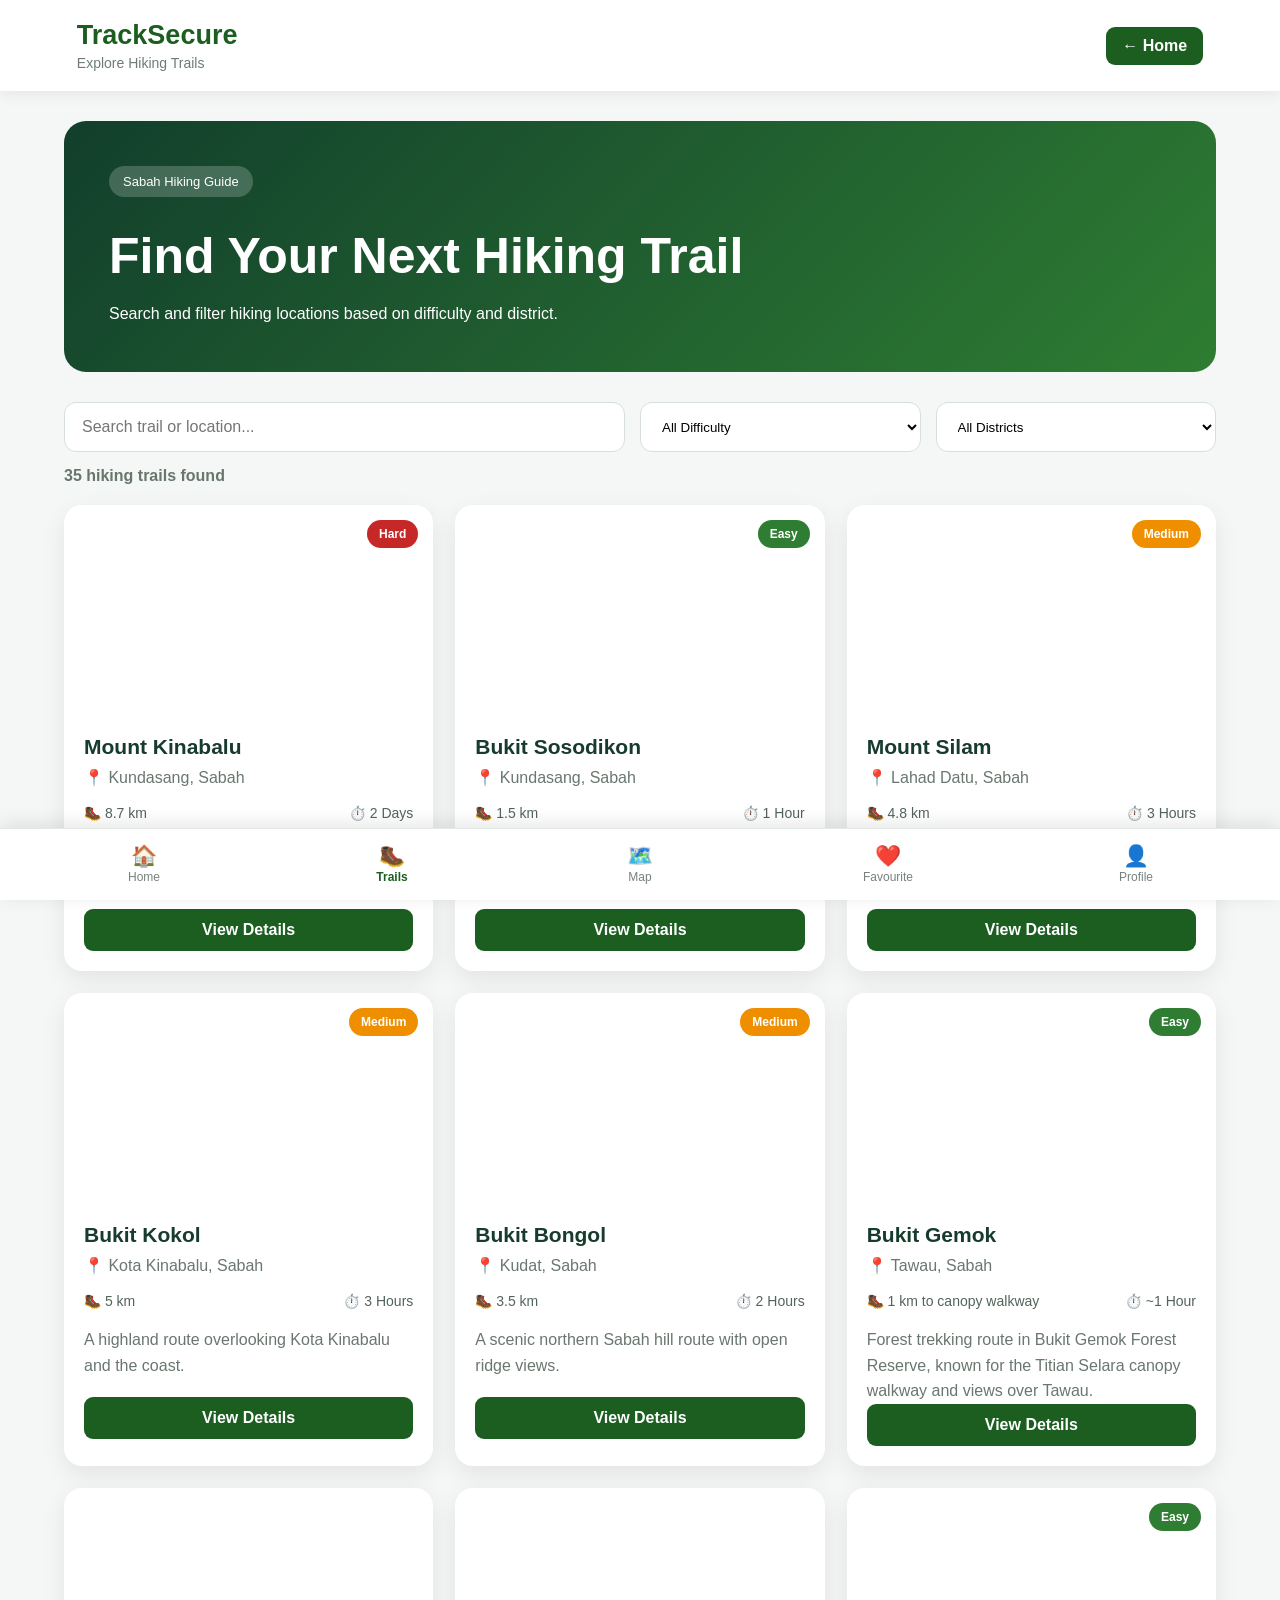
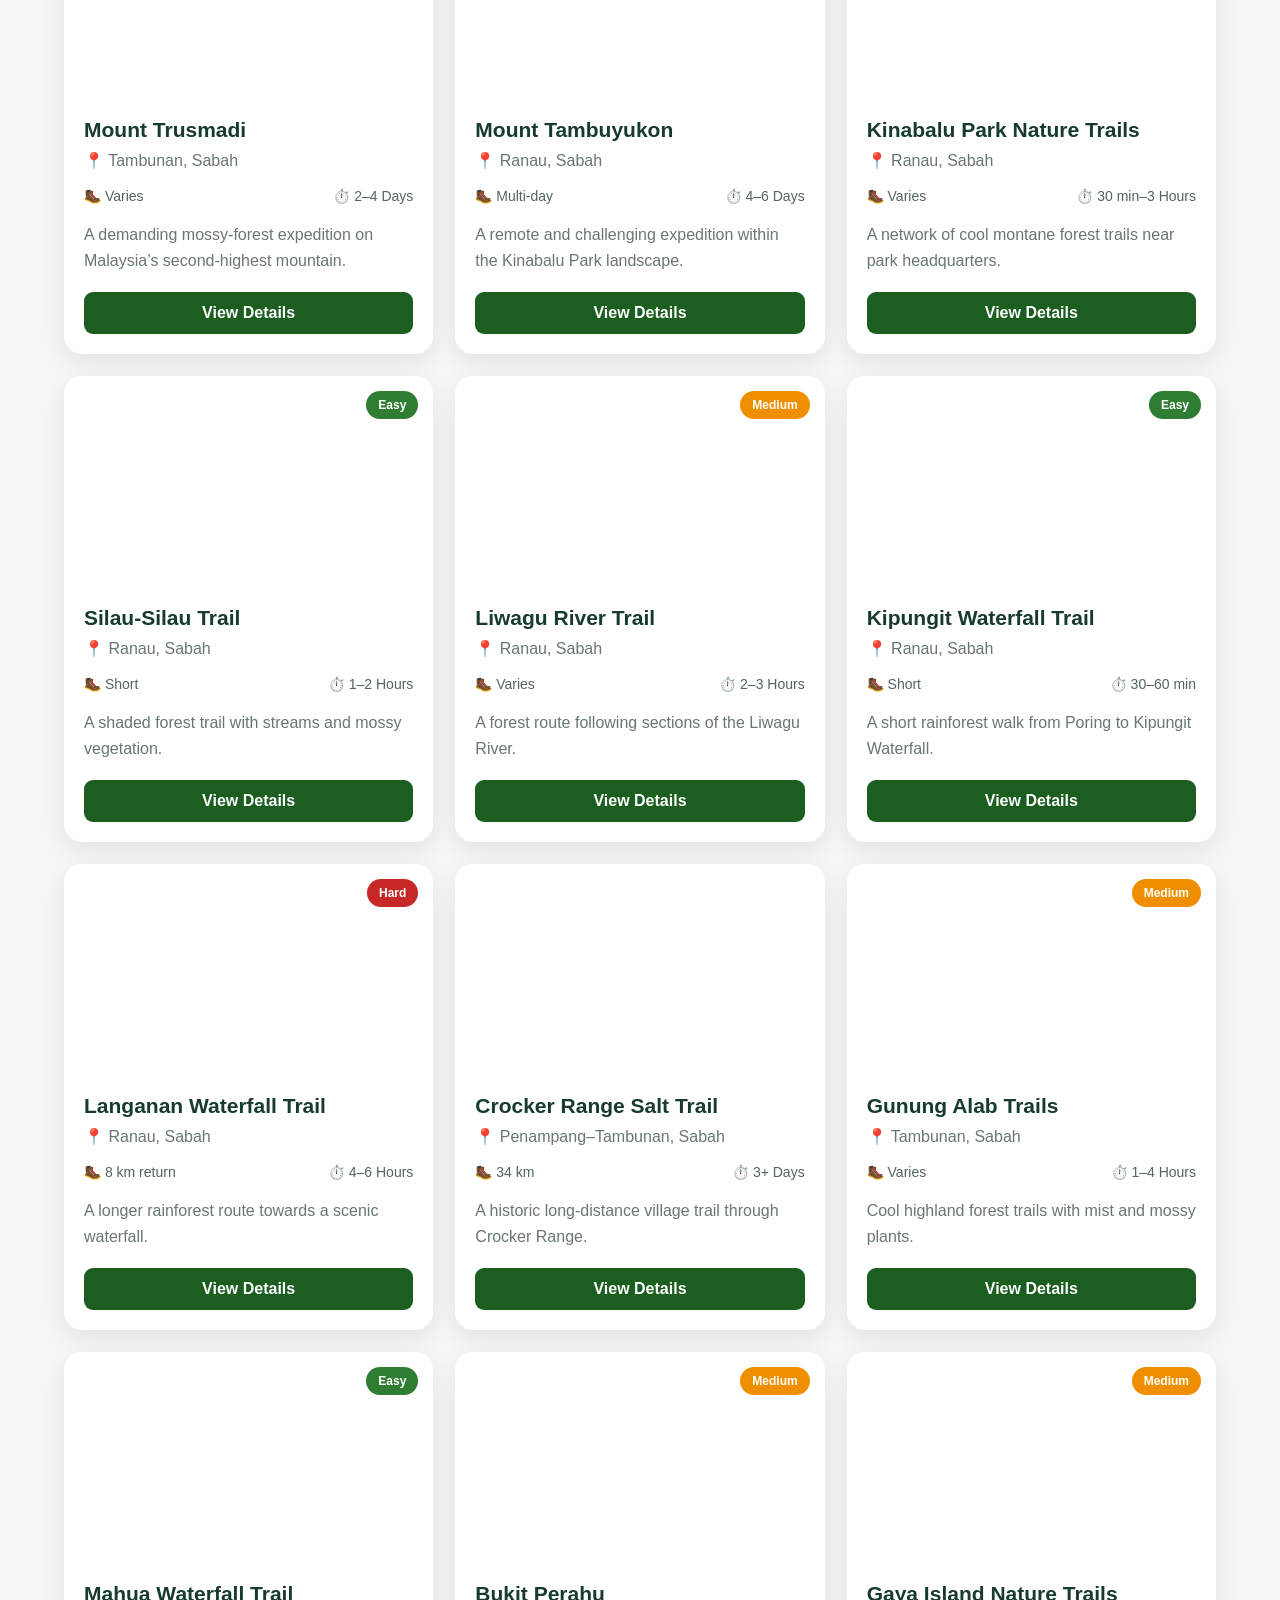
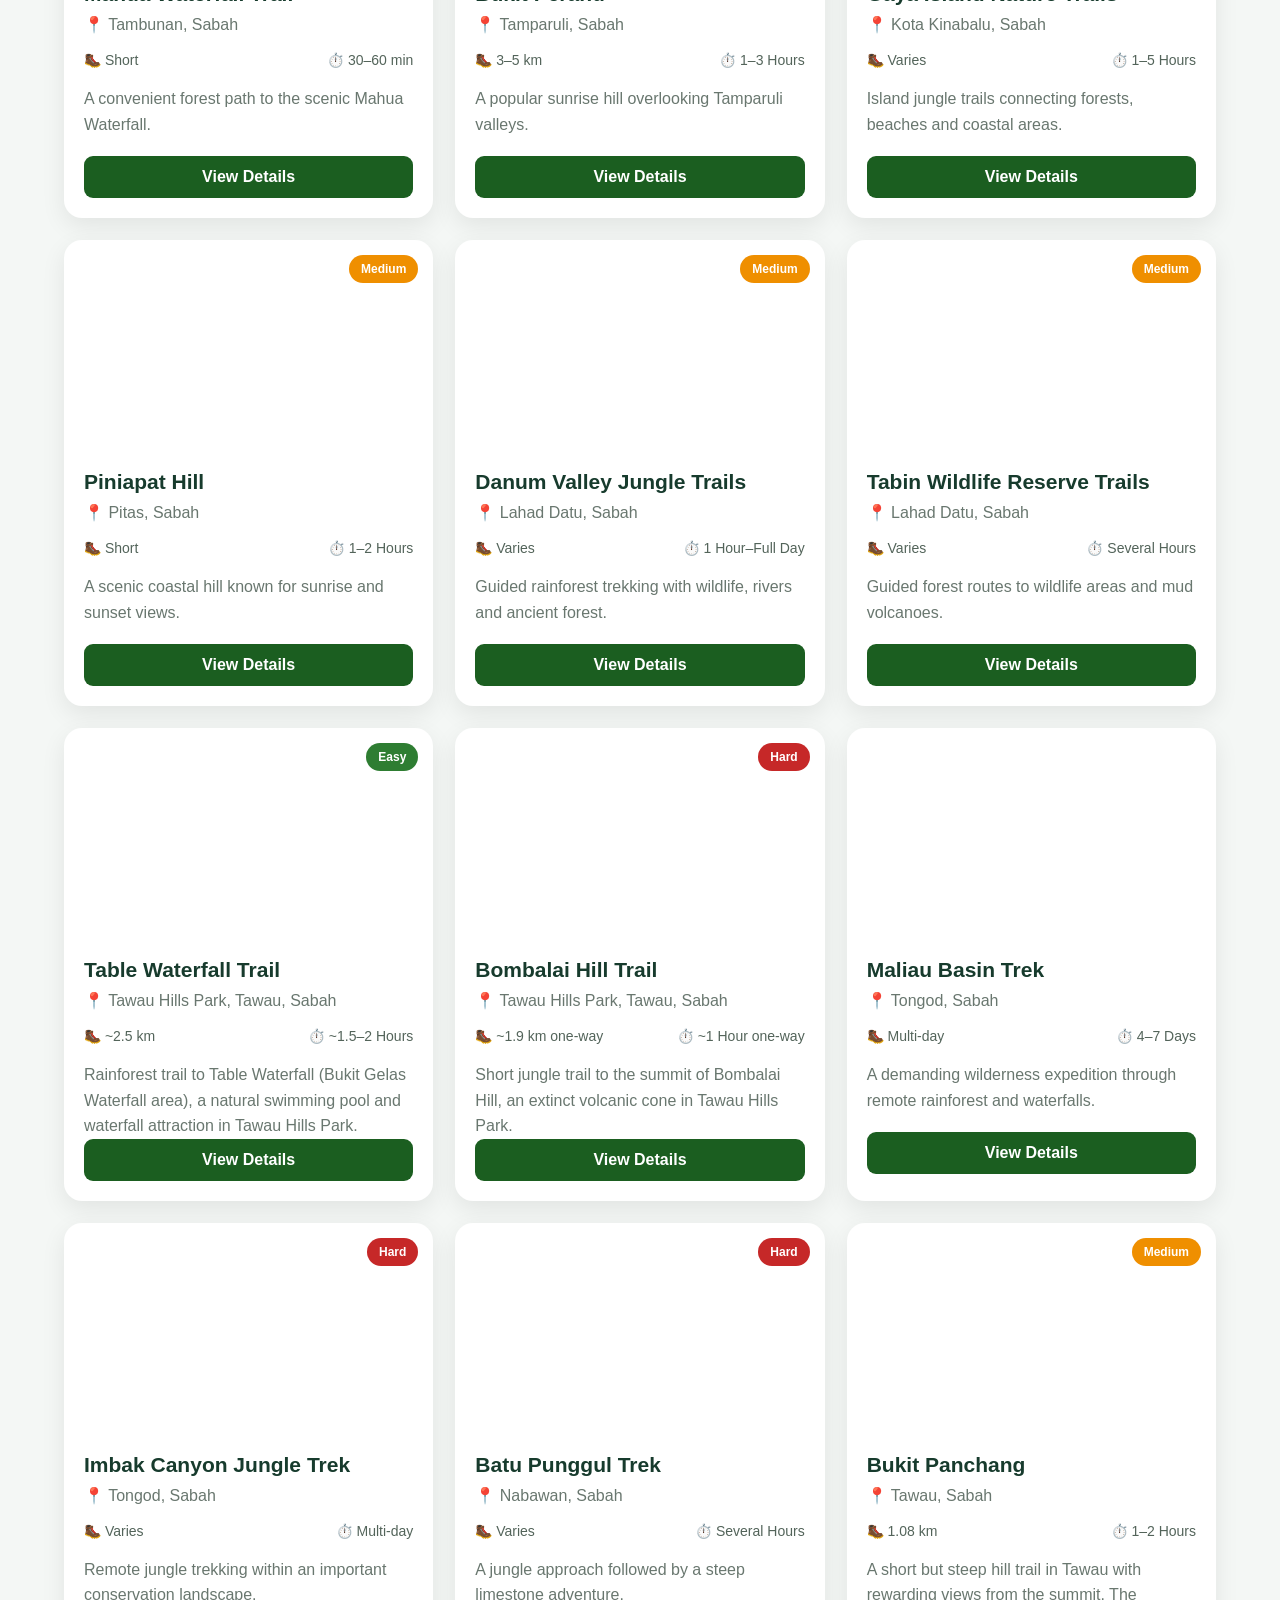
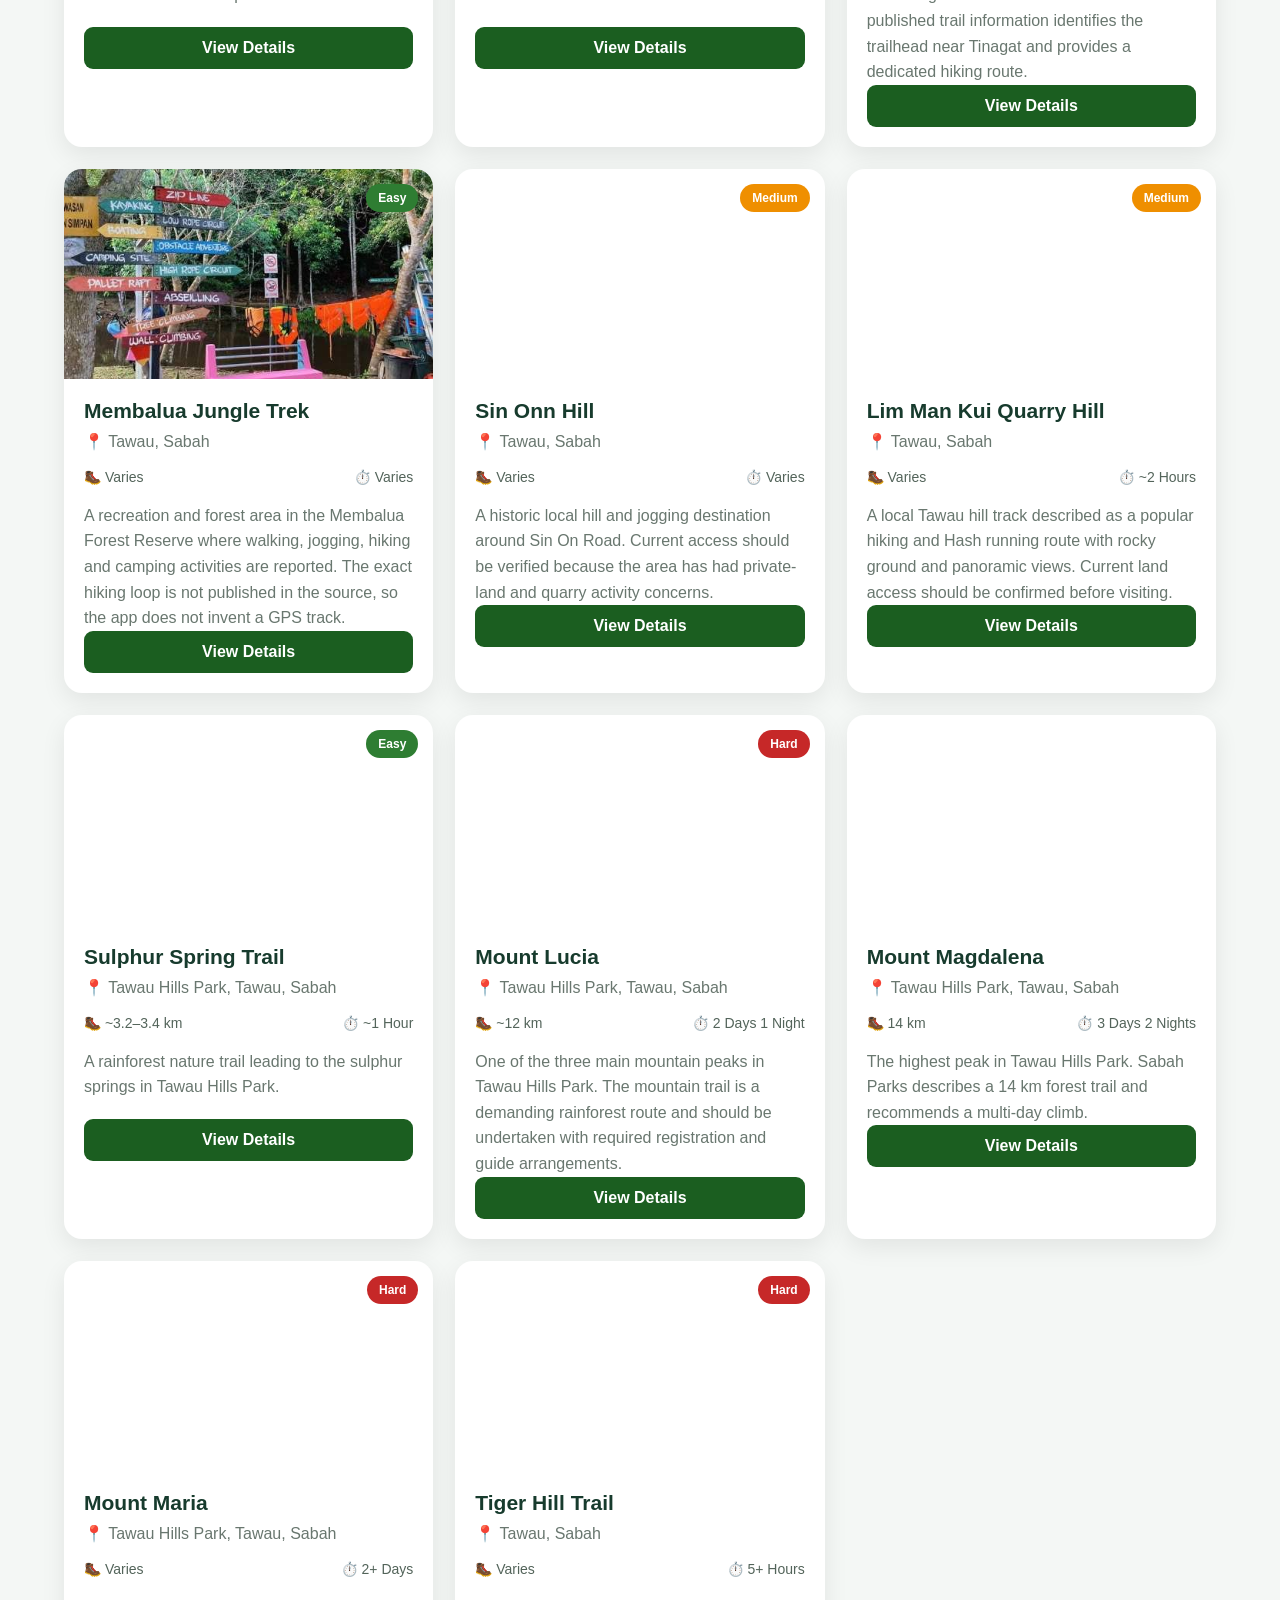
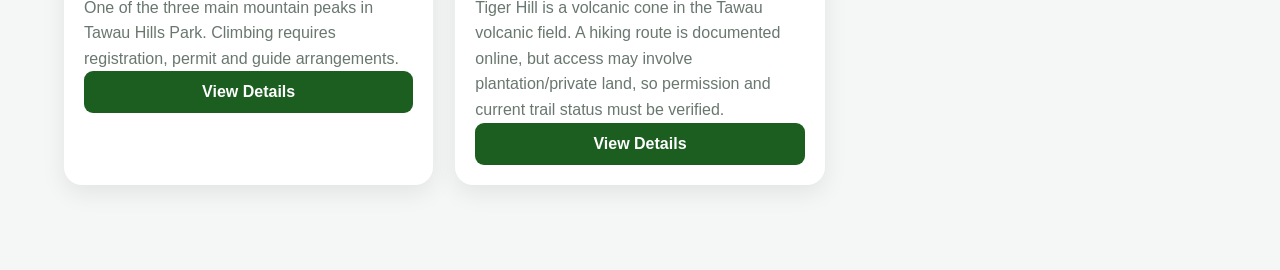
<file: trails.html>
<!DOCTYPE html>
<html lang="en">
<head>
    <meta charset="UTF-8">

    <meta
        name="viewport"
        content="width=device-width, initial-scale=1.0"
    >

    <title>Explore Trails | TrackSecure</title>

    <link rel="stylesheet" href="style.css">
</head>

<body>

    <header class="topbar">
        <div>
            <h1>TrackSecure</h1>
            <p>Explore Hiking Trails</p>
        </div>

        <a href="index.html" class="back-btn">
            ← Home
        </a>
    </header>

    <main>

        <section class="page-header">
            <span class="hero-label">Sabah Hiking Guide</span>

            <h2>Find Your Next Hiking Trail</h2>

            <p>
                Search and filter hiking locations based on
                difficulty and district.
            </p>
        </section>

        <section class="filter-section">

            <input
                type="text"
                id="trailSearch"
                placeholder="Search trail or location..."
            >

            <select id="difficultyFilter">
                <option value="all">All Difficulty</option>
                <option value="easy">Easy</option>
                <option value="medium">Medium</option>
                <option value="hard">Hard</option>
                <option value="extreme">Extreme</option>
            </select>

            <select id="districtFilter"><option value="all">All Districts</option></select>

        </section>

        <p id="resultCount" class="result-count"></p>

        <section class="trail-grid" id="trailList">

            <article
                class="trail-card explore-trail-card"
                data-name="mount kinabalu"
                data-difficulty="hard"
                data-district="kundasang"
            >
                <div class="trail-image kinabalu">
                    <span class="difficulty hard">Hard</span>
                </div>

                <div class="trail-content">
                    <h3>Mount Kinabalu</h3>
                    <p>📍 Kundasang, Sabah</p>

                    <div class="trail-info">
                        <span>🥾 8.7 km</span>
                        <span>⏱️ 2 Days</span>
                    </div>

                    <p class="trail-description">
                        Sabah's highest mountain with challenging
                        terrain and beautiful summit views.
                    </p>

                    <button
                        class="details-btn"
                        data-trail="mount-kinabalu"
                    >
                        View Details
                    </button>
                </div>
            </article>

            <article
                class="trail-card explore-trail-card"
                data-name="bukit sosodikon"
                data-difficulty="easy"
                data-district="kundasang"
            >
                <div class="trail-image sosodikon">
                    <span class="difficulty easy">Easy</span>
                </div>

                <div class="trail-content">
                    <h3>Bukit Sosodikon</h3>
                    <p>📍 Kundasang, Sabah</p>

                    <div class="trail-info">
                        <span>🥾 1.5 km</span>
                        <span>⏱️ 1 Hour</span>
                    </div>

                    <p class="trail-description">
                        A beginner-friendly trail with panoramic
                        views of Kundasang.
                    </p>

                    <button
                        class="details-btn"
                        data-trail="bukit-sosodikon"
                    >
                        View Details
                    </button>
                </div>
            </article>

            <article
                class="trail-card explore-trail-card"
                data-name="mount silam"
                data-difficulty="medium"
                data-district="lahad-datu"
            >
                <div class="trail-image silam">
                    <span class="difficulty medium">Medium</span>
                </div>

                <div class="trail-content">
                    <h3>Mount Silam</h3>
                    <p>📍 Lahad Datu, Sabah</p>

                    <div class="trail-info">
                        <span>🥾 4.8 km</span>
                        <span>⏱️ 3 Hours</span>
                    </div>

                    <p class="trail-description">
                        A forest trail known for natural biodiversity
                        and scenic observation points.
                    </p>

                    <button
                        class="details-btn"
                        data-trail="mount-silam"
                    >
                        View Details
                    </button>
                </div>
            </article>

            <article
                class="trail-card explore-trail-card"
                data-name="bukit kokol"
                data-difficulty="medium"
                data-district="kota-kinabalu"
            >
                <div class="trail-image kokol">
                    <span class="difficulty medium">Medium</span>
                </div>

                <div class="trail-content">
                    <h3>Bukit Kokol</h3>
                    <p>📍 Kota Kinabalu, Sabah</p>

                    <div class="trail-info">
                        <span>🥾 5 km</span>
                        <span>⏱️ 3 Hours</span>
                    </div>

                    <p class="trail-description">
                        A popular hiking area with views overlooking
                        Kota Kinabalu city.
                    </p>

                    <button
                        class="details-btn"
                        data-trail="bukit-kokol"
                    >
                        View Details
                    </button>
                </div>
            </article>

            <article
                class="trail-card explore-trail-card"
                data-name="bukit bongol"
                data-difficulty="medium"
                data-district="kudat"
            >
                <div class="trail-image bongol">
                    <span class="difficulty medium">Medium</span>
                </div>

                <div class="trail-content">
                    <h3>Bukit Bongol</h3>
                    <p>📍 Kudat, Sabah</p>

                    <div class="trail-info">
                        <span>🥾 3.5 km</span>
                        <span>⏱️ 2 Hours</span>
                    </div>

                    <p class="trail-description">
                        A scenic countryside trail with open hill
                        views and steep sections.
                    </p>

                    <button
                        class="details-btn"
                        data-trail="bukit-bongol"
                    >
                        View Details
                    </button>
                </div>
            </article>

            <article
                class="trail-card explore-trail-card"
                data-name="bukit gemok"
                data-difficulty="easy"
                data-district="tawau"
            >
                <div class="trail-image gemok">
                    <span class="difficulty easy">Easy</span>
                </div>

                <div class="trail-content">
                    <h3>Bukit Gemok</h3>
                    <p>📍 Tawau, Sabah</p>

                    <div class="trail-info">
                        <span>🥾 4.2 km</span>
                        <span>⏱️ 2 Hours</span>
                    </div>

                    <p class="trail-description">
                        A recreational forest trail with a canopy
                        walkway and shaded paths.
                    </p>

                    <button
                        class="details-btn"
                        data-trail="bukit-gemok"
                    >
                        View Details
                    </button>
                </div>
            </article>
     

        </section>

        <div id="emptyState" class="empty-state">
            <span>🥾</span>
            <h3>No trails found</h3>
            <p>Try changing your search or filter.</p>
        </div>

    </main>

    <nav class="bottom-nav">
        <a href="index.html" class="nav-item">
            <span>🏠</span>
            Home
        </a>

        <a href="trails.html" class="nav-item active">
            <span>🥾</span>
            Trails
        </a>

        <a href="map.html" class="nav-item">
            <span>🗺️</span>
            Map
        </a>

        <a href="favourites.html" class="nav-item">
            <span>❤️</span>
            Favourite
        </a>

        <a href="profile.html" class="nav-item">
            <span>👤</span>
            Profile
        </a>
    </nav>

    <script src="trail-data.js"></script>
    <script src="trails.js"></script>

</body>
</html>
</file>
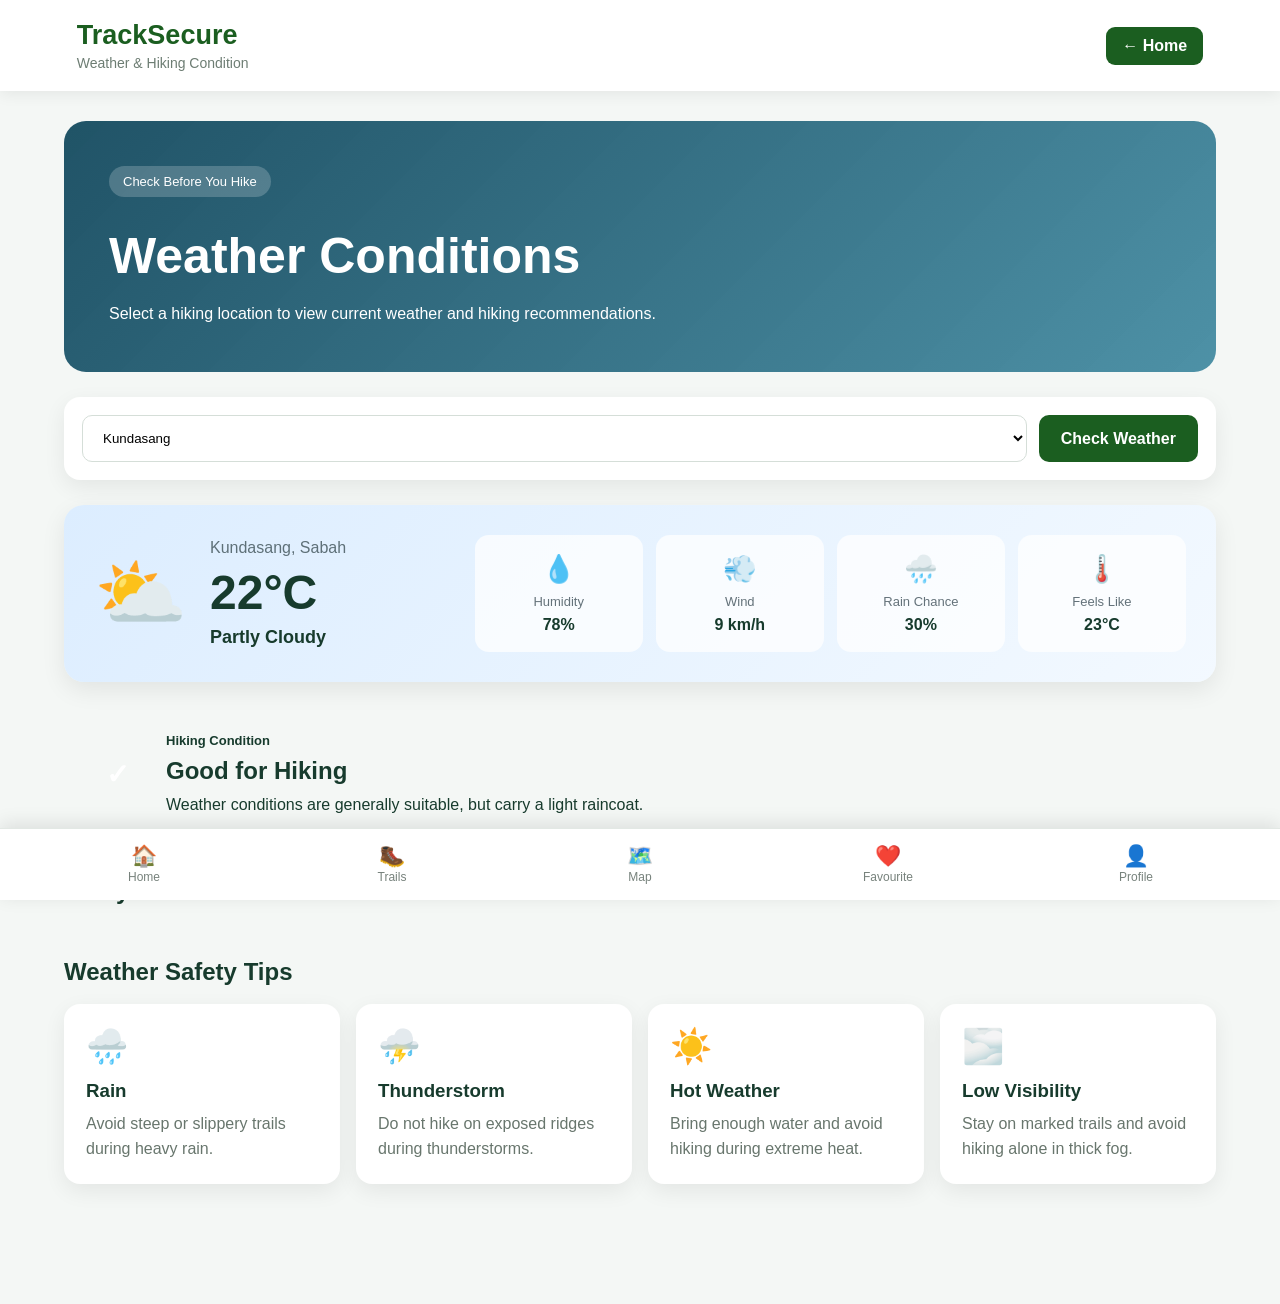
<file: weather.html>
<!DOCTYPE html>
<html lang="en">
<head>
    <meta charset="UTF-8">

    <meta
        name="viewport"
        content="width=device-width, initial-scale=1.0"
    >

    <title>Weather | TrackSecure</title>

    <link rel="stylesheet" href="style.css">
</head>

<body>

    <header class="topbar">
        <div>
            <h1>TrackSecure</h1>
            <p>Weather & Hiking Condition</p>
        </div>

        <a href="index.html" class="back-btn">
            ← Home
        </a>
    </header>

    <main>

        <section class="page-header weather-page-header">
            <span class="hero-label">
                Check Before You Hike
            </span>

            <h2>Weather Conditions</h2>

            <p>
                Select a hiking location to view current weather
                and hiking recommendations.
            </p>
        </section>

        <section class="weather-controls">

            <select id="weatherLocation">
                <option value="kundasang">
                    Kundasang
                </option>

                <option value="tawau">
                    Tawau
                </option>

                <option value="lahad-datu">
                    Lahad Datu
                </option>

                <option value="kota-kinabalu">
                    Kota Kinabalu
                </option>

                <option value="kudat">
                    Kudat
                </option>
            </select>

            <button
                type="button"
                id="checkWeatherBtn"
            >
                Check Weather
            </button>

        </section>

        <section class="weather-main-card">

            <div class="weather-current">

                <div class="weather-icon" id="weatherIcon">
                    ⛅
                </div>

                <div>
                    <p id="weatherLocationName">
                        Kundasang, Sabah
                    </p>

                    <h2 id="weatherTemperature">
                        22°C
                    </h2>

                    <strong id="weatherCondition">
                        Partly Cloudy
                    </strong>
                </div>

            </div>

            <div class="weather-details-grid">

                <div>
                    <span>💧</span>
                    <p>Humidity</p>
                    <strong id="weatherHumidity">
                        78%
                    </strong>
                </div>

                <div>
                    <span>💨</span>
                    <p>Wind</p>
                    <strong id="weatherWind">
                        9 km/h
                    </strong>
                </div>

                <div>
                    <span>🌧️</span>
                    <p>Rain Chance</p>
                    <strong id="weatherRain">
                        30%
                    </strong>
                </div>

                <div>
                    <span>🌡️</span>
                    <p>Feels Like</p>
                    <strong id="weatherFeels">
                        23°C
                    </strong>
                </div>

            </div>

        </section>

        <section
            class="hiking-condition-card"
            id="hikingConditionCard"
        >

            <div class="condition-status-icon">
                ✓
            </div>

            <div>
                <p>Hiking Condition</p>

                <h2 id="hikingConditionTitle">
                    Good for Hiking
                </h2>

                <p id="hikingConditionMessage">
                    Weather conditions are generally suitable,
                    but carry a light raincoat.
                </p>
            </div>

        </section>

        <section class="weather-section">

            <h2>4-Day Forecast</h2>

            <div
                class="forecast-grid"
                id="forecastGrid"
            >
            </div>

        </section>

        <section class="weather-section">

            <h2>Weather Safety Tips</h2>

            <div class="weather-tip-grid">

                <article class="weather-tip-card">
                    <span>🌧️</span>
                    <h3>Rain</h3>
                    <p>
                        Avoid steep or slippery trails during
                        heavy rain.
                    </p>
                </article>

                <article class="weather-tip-card">
                    <span>⛈️</span>
                    <h3>Thunderstorm</h3>
                    <p>
                        Do not hike on exposed ridges during
                        thunderstorms.
                    </p>
                </article>

                <article class="weather-tip-card">
                    <span>☀️</span>
                    <h3>Hot Weather</h3>
                    <p>
                        Bring enough water and avoid hiking
                        during extreme heat.
                    </p>
                </article>

                <article class="weather-tip-card">
                    <span>🌫️</span>
                    <h3>Low Visibility</h3>
                    <p>
                        Stay on marked trails and avoid hiking
                        alone in thick fog.
                    </p>
                </article>

            </div>

        </section>

    </main>

    <nav class="bottom-nav">

        <a href="index.html" class="nav-item">
            <span>🏠</span>
            Home
        </a>

        <a href="trails.html" class="nav-item">
            <span>🥾</span>
            Trails
        </a>

        <a href="map.html" class="nav-item">
            <span>🗺️</span>
            Map
        </a>

        <a href="favourites.html" class="nav-item">
            <span>❤️</span>
            Favourite
        </a>

        <a href="profile.html" class="nav-item">
            <span>👤</span>
            Profile
        </a>

    </nav>

    <script src="weather.js"></script>

</body>
</html>
</file>
<file: TrackSecure-Complete/style.css>
* {
    box-sizing: border-box;
    margin: 0;
    padding: 0;
}

body {
    min-height: 100vh;
    padding-bottom: 85px;
    font-family: Arial, sans-serif;
    background: #f4f7f5;
    color: #173b2d;
}

button,
input {
    font: inherit;
}

button {
    cursor: pointer;
}

.topbar {
    display: flex;
    align-items: center;
    justify-content: space-between;
    padding: 20px 6%;
    background: #ffffff;
    box-shadow: 0 3px 15px rgba(0, 0, 0, 0.07);
}

.topbar h1 {
    color: #1b5e20;
    font-size: 27px;
}

.topbar p {
    margin-top: 4px;
    color: #6d7d73;
    font-size: 14px;
}

.profile-btn {
    width: 45px;
    height: 45px;
    border: none;
    border-radius: 50%;
    background: #e8f5e9;
    font-size: 21px;
}

main {
    width: min(1200px, 90%);
    margin: auto;
}

.hero {
    min-height: 390px;
    display: flex;
    align-items: center;
    margin-top: 28px;
    padding: 55px;
    border-radius: 25px;
    color: white;
    background:
        linear-gradient(
            rgba(12, 50, 31, 0.68),
            rgba(12, 50, 31, 0.68)
        ),
        url("https://images.unsplash.com/photo-1551632811-561732d1e306")
        center/cover;
}

.hero-content {
    max-width: 610px;
}

.hero-label {
    display: inline-block;
    margin-bottom: 15px;
    padding: 8px 14px;
    border-radius: 30px;
    background: rgba(255, 255, 255, 0.2);
    font-size: 13px;
}

.hero h2 {
    margin-bottom: 15px;
    font-size: clamp(35px, 6vw, 58px);
}

.hero p {
    max-width: 520px;
    margin-bottom: 25px;
    line-height: 1.7;
}

.explore-btn {
    padding: 13px 23px;
    border: none;
    border-radius: 10px;
    background: #ffb300;
    color: #173b2d;
    font-weight: bold;
}

.search-section {
    margin: 30px 0;
}

.search-section input {
    width: 100%;
    padding: 17px 20px;
    border: 1px solid #d8e1dc;
    border-radius: 14px;
    outline: none;
    background: white;
    font-size: 16px;
}

.search-section input:focus {
    border-color: #2e7d32;
    box-shadow: 0 0 0 3px rgba(46, 125, 50, 0.12);
}

.section {
    margin: 45px 0;
}

.section-heading {
    display: flex;
    align-items: center;
    justify-content: space-between;
    margin-bottom: 20px;
}

.section h2 {
    font-size: 26px;
}

.view-all-btn {
    border: none;
    background: transparent;
    color: #2e7d32;
    font-weight: bold;
}

.trail-grid {
    display: grid;
    grid-template-columns: repeat(3, 1fr);
    gap: 22px;
}

.trail-card {
    overflow: hidden;
    border-radius: 18px;
    background: white;
    box-shadow: 0 8px 25px rgba(0, 0, 0, 0.08);
    transition: 0.25s;
}

.trail-card:hover {
    transform: translateY(-6px);
}

.trail-image {
    height: 210px;
    position: relative;
    background-position: center;
    background-size: cover;
}

.kinabalu {
    background-image:
        url("https://images.unsplash.com/photo-1464822759023-fed622ff2c3b");
}

.sosodikon {
    background-image:
        url("https://images.unsplash.com/photo-1500530855697-b586d89ba3ee");
}

.silam {
    background-image:
        url("https://images.unsplash.com/photo-1500534314209-a25ddb2bd429");
}

.difficulty {
    position: absolute;
    top: 15px;
    right: 15px;
    padding: 7px 12px;
    border-radius: 20px;
    color: white;
    font-size: 12px;
    font-weight: bold;
}

.easy {
    background: #2e7d32;
}

.medium {
    background: #ef8f00;
}

.hard {
    background: #c62828;
}

.trail-content {
    padding: 20px;
}

.trail-content h3 {
    margin-bottom: 9px;
    font-size: 21px;
}

.trail-content p {
    color: #69776f;
}

.trail-info {
    display: flex;
    justify-content: space-between;
    margin: 18px 0;
    color: #53645a;
    font-size: 14px;
}

.details-btn {
    width: 100%;
    padding: 12px;
    border: none;
    border-radius: 9px;
    background: #1b5e20;
    color: white;
    font-weight: bold;
}

/* ================================
   HIKING PREPARATION SECTION
================================ */

.feature-grid {
    display: grid;
    grid-template-columns: repeat(4, 1fr);
    gap: 18px;
    margin-top: 20px;
}

.feature-card {
    display: block;
    padding: 25px 18px;
    border: none;
    border-radius: 16px;
    color: inherit;
    text-align: left;
    text-decoration: none;
    background: white;
    box-shadow: 0 6px 20px rgba(0, 0, 0, 0.06);
    transition: 0.25s;
    cursor: pointer;
}

.feature-card:hover {
    transform: translateY(-5px);
}

.feature-card span {
    display: block;
    margin-bottom: 15px;
    font-size: 34px;
}

.feature-card h3 {
    margin-bottom: 9px;
}

.feature-card p {
    color: #6b786f;
    line-height: 1.5;
}

.feature-link {
    color: inherit;
    text-decoration: none;
}

@media (max-width: 850px) {
    .feature-grid {
        grid-template-columns: repeat(2, 1fr);
    }
}

@media (max-width: 560px) {
    .feature-grid {
        grid-template-columns: 1fr;
    }
}

/* Tablet */
@media (max-width: 900px) {
    .feature-grid {
        grid-template-columns: repeat(2, minmax(0, 1fr));
    }
}

/* Telefon */
@media (max-width: 560px) {
    .feature-grid {
        grid-template-columns: 1fr;
    }

    .feature-card {
        min-height: 160px;
    }
}

/* ================================
   BOTTOM NAVIGATION
================================ */

.bottom-nav {
    position: fixed;
    right: 0;
    bottom: 0;
    left: 0;
    z-index: 1000;

    display: grid;
    grid-template-columns: repeat(5, 1fr);

    width: 100%;
    min-height: 72px;
    padding: 10px 20px;

    background: #ffffff;
    border-top: 1px solid #e2e8e4;
    box-shadow: 0 -4px 18px rgba(0, 0, 0, 0.1);
}

.nav-item {
    display: flex;
    min-width: 0;
    flex-direction: column;
    align-items: center;
    justify-content: center;
    gap: 4px;

    color: #77827c;
    text-align: center;
    text-decoration: none;
    font-size: 12px;
    transition: 0.2s;
}

.nav-item span {
    display: block;
    font-size: 21px;
    line-height: 1;
}

.nav-item:hover {
    color: #2e7d32;
}

.nav-item.active {
    color: #1b5e20;
    font-weight: bold;
}

@media (max-width: 850px) {
    .trail-grid {
        grid-template-columns: repeat(2, 1fr);
    }

    .feature-grid {
        grid-template-columns: repeat(2, 1fr);
    }

    .hero {
        padding: 35px;
    }

    .bottom-nav {
        justify-content: space-around;
        gap: 5px;
    }
}

@media (max-width: 560px) {
    main {
        width: 92%;
    }

    .topbar {
        padding: 16px 4%;
    }

    .hero {
        min-height: 420px;
        padding: 25px;
        border-radius: 18px;
    }

    .trail-grid,
    .feature-grid {
        grid-template-columns: 1fr;
    }

    .trail-image {
        height: 220px;
    }

    .nav-item {
        font-size: 10px;
    }
}.back-btn {
    padding: 10px 16px;
    border-radius: 9px;
    background: #1b5e20;
    color: white;
    text-decoration: none;
    font-weight: bold;
}

.page-header {
    margin-top: 30px;
    padding: 45px;
    border-radius: 22px;
    background:
        linear-gradient(
            135deg,
            #123f2c,
            #2e7d32
        );
    color: white;
}

.page-header h2 {
    margin: 15px 0;
    font-size: clamp(32px, 5vw, 50px);
}

.page-header p {
    max-width: 650px;
    line-height: 1.7;
}

.filter-section {
    display: grid;
    grid-template-columns: 2fr 1fr 1fr;
    gap: 15px;
    margin: 30px 0 15px;
}

.filter-section input,
.filter-section select {
    width: 100%;
    padding: 15px 17px;
    border: 1px solid #d6dfd9;
    border-radius: 12px;
    outline: none;
    background: white;
}

.filter-section input:focus,
.filter-section select:focus {
    border-color: #2e7d32;
}

.result-count {
    margin-bottom: 20px;
    color: #68766d;
    font-weight: bold;
}

.trail-description {
    min-height: 70px;
    margin-top: 15px;
    line-height: 1.6;
}

.kokol {
    background-image:
        url("https://images.unsplash.com/photo-1500534314209-a25ddb2bd429");
}

.bongol {
    background-image:
        url("https://images.unsplash.com/photo-1501785888041-af3ef285b470");
}

.gemok {
    background-image:
        url("https://images.unsplash.com/photo-1448375240586-882707db888b");
}

.empty-state {
    display: none;
    padding: 60px 20px;
    text-align: center;
}

.empty-state span {
    display: block;
    margin-bottom: 15px;
    font-size: 55px;
}

.empty-state h3 {
    margin-bottom: 8px;
    font-size: 24px;
}

.empty-state p {
    color: #6b786f;
}

@media (max-width: 760px) {
    .filter-section {
        grid-template-columns: 1fr;
    }

    .page-header {
        padding: 30px 25px;
    }
}.explore-btn {
    display: inline-block;
    text-decoration: none;
}.details-hero {
    position: relative;
    min-height: 470px;
    margin-top: 28px;
    border-radius: 25px;
    background-position: center;
    background-size: cover;
    overflow: hidden;
}

.details-overlay {
    position: absolute;
    right: 0;
    bottom: 0;
    left: 0;
    padding: 45px;
    color: white;
}

.details-overlay .difficulty {
    position: static;
    display: inline-block;
    margin-bottom: 18px;
}

.details-overlay h2 {
    margin-bottom: 12px;
    font-size: clamp(38px, 7vw, 68px);
}

.details-overlay p {
    font-size: 18px;
}

.trail-stat-grid {
    display: grid;
    grid-template-columns: repeat(4, 1fr);
    gap: 18px;
    margin: 25px 0;
}

.trail-stat-card {
    padding: 22px;
    border-radius: 16px;
    text-align: center;
    background: white;
    box-shadow: 0 7px 22px rgba(0, 0, 0, 0.07);
}

.trail-stat-card span {
    display: block;
    margin-bottom: 12px;
    font-size: 30px;
}

.trail-stat-card p {
    margin-bottom: 7px;
    color: #6b786f;
    font-size: 14px;
}

.trail-stat-card strong {
    color: #173b2d;
    font-size: 18px;
}

.details-layout {
    display: grid;
    grid-template-columns: minmax(0, 2fr) minmax(270px, 1fr);
    gap: 25px;
    align-items: start;
    margin-bottom: 50px;
}

.details-main {
    display: grid;
    gap: 22px;
}

.details-sidebar {
    position: sticky;
    top: 20px;
    display: grid;
    gap: 18px;
}

.information-card {
    padding: 27px;
    border-radius: 18px;
    background: white;
    box-shadow: 0 7px 22px rgba(0, 0, 0, 0.07);
}

.information-card h2 {
    margin-bottom: 18px;
    font-size: 23px;
}

.information-card > p {
    color: #5d6d63;
    line-height: 1.8;
}

.route-information {
    display: grid;
    grid-template-columns: repeat(2, 1fr);
    gap: 15px;
}

.route-information > div {
    display: flex;
    gap: 14px;
    padding: 17px;
    border-radius: 13px;
    background: #f4f8f5;
}

.route-information > div > span {
    font-size: 25px;
}

.route-information strong {
    display: block;
    margin-bottom: 6px;
}

.route-information p {
    color: #67766d;
    line-height: 1.5;
}

.checklist-list {
    display: grid;
    grid-template-columns: repeat(2, 1fr);
    gap: 13px;
}

.checklist-item {
    display: flex;
    align-items: center;
    gap: 12px;
    padding: 15px;
    border-radius: 12px;
    background: #f4f8f5;
    cursor: pointer;
}

.checklist-item input {
    width: 19px;
    height: 19px;
    accent-color: #1b5e20;
}

.checklist-item:has(input:checked) {
    background: #dff2e2;
    text-decoration: line-through;
    color: #68766d;
}

.safety-list {
    display: grid;
    gap: 13px;
}

.safety-tip {
    display: flex;
    align-items: center;
    gap: 14px;
    padding: 15px;
    border-left: 4px solid #2e7d32;
    border-radius: 10px;
    background: #f4f8f5;
}

.safety-tip span {
    display: grid;
    width: 34px;
    height: 34px;
    place-items: center;
    flex-shrink: 0;
    border-radius: 50%;
    background: #1b5e20;
    color: white;
    font-weight: bold;
}

.safety-tip p {
    color: #526258;
    line-height: 1.6;
}

.warning-card {
    border: 1px solid #ffd28a;
    background: #fff8e8;
}

.save-trail-btn,
.route-btn,
.secondary-btn {
    display: block;
    width: 100%;
    padding: 15px;
    border-radius: 11px;
    text-align: center;
    text-decoration: none;
    font-weight: bold;
}

.save-trail-btn {
    border: 2px solid #1b5e20;
    background: white;
    color: #1b5e20;
}

.save-trail-btn.saved {
    background: #1b5e20;
    color: white;
}

.route-btn {
    background: #ffb300;
    color: #173b2d;
}

.secondary-btn {
    background: #e6eee9;
    color: #173b2d;
}

@media (max-width: 850px) {
    .trail-stat-grid {
        grid-template-columns: repeat(2, 1fr);
    }

    .details-layout {
        grid-template-columns: 1fr;
    }

    .details-sidebar {
        position: static;
    }
}

@media (max-width: 560px) {
    .details-hero {
        min-height: 410px;
        border-radius: 18px;
    }

    .details-overlay {
        padding: 25px;
    }

    .trail-stat-grid,
    .route-information,
    .checklist-list {
        grid-template-columns: 1fr;
    }

    .information-card {
        padding: 21px;
    }
}.favourite-header {
    background:
        linear-gradient(
            135deg,
            rgba(88, 24, 42, 0.95),
            rgba(173, 52, 62, 0.92)
        ),
        url("https://images.unsplash.com/photo-1551632811-561732d1e306")
        center/cover;
}

.favourite-summary {
    display: flex;
    align-items: center;
    justify-content: space-between;
    margin: 25px 0;
    padding: 20px 24px;
    border-radius: 16px;
    background: white;
    box-shadow: 0 7px 22px rgba(0, 0, 0, 0.07);
}

.favourite-summary > div {
    display: flex;
    align-items: center;
    gap: 15px;
}

.favourite-summary > div > span {
    font-size: 36px;
}

.favourite-summary p {
    margin-bottom: 4px;
    color: #6b786f;
}

.favourite-summary strong {
    font-size: 25px;
}

.clear-favourites-btn {
    padding: 11px 17px;
    border: 1px solid #c62828;
    border-radius: 9px;
    background: white;
    color: #c62828;
    font-weight: bold;
}

.clear-favourites-btn:hover {
    background: #c62828;
    color: white;
}

.favourite-card-image {
    position: relative;
}

.remove-favourite-icon {
    position: absolute;
    top: 15px;
    left: 15px;
    display: grid;
    width: 42px;
    height: 42px;
    place-items: center;
    border: none;
    border-radius: 50%;
    background: white;
    color: #c62828;
    font-size: 20px;
    box-shadow: 0 5px 15px rgba(0, 0, 0, 0.18);
}

.favourite-card-actions {
    display: grid;
    grid-template-columns: 1fr auto;
    gap: 10px;
}

.details-link-btn,
.remove-favourite-btn {
    padding: 12px;
    border-radius: 9px;
    text-align: center;
    font-weight: bold;
}

.details-link-btn {
    background: #1b5e20;
    color: white;
    text-decoration: none;
}

.remove-favourite-btn {
    border: 1px solid #d8dfda;
    background: white;
    color: #c62828;
}

.empty-favourite-state {
    display: none;
    max-width: 580px;
    margin: 40px auto;
    padding: 65px 25px;
    border-radius: 20px;
    text-align: center;
    background: white;
    box-shadow: 0 7px 22px rgba(0, 0, 0, 0.07);
}

.empty-favourite-state > span {
    display: block;
    margin-bottom: 17px;
    font-size: 65px;
}

.empty-favourite-state h2 {
    margin-bottom: 12px;
    font-size: 28px;
}

.empty-favourite-state p {
    margin-bottom: 25px;
    color: #68766d;
    line-height: 1.7;
}

.explore-empty-btn {
    display: inline-block;
    padding: 14px 21px;
    border-radius: 10px;
    background: #1b5e20;
    color: white;
    text-decoration: none;
    font-weight: bold;
}

@media (max-width: 560px) {
    .favourite-summary {
        align-items: flex-start;
        gap: 15px;
        padding: 18px;
    }

    .clear-favourites-btn {
        padding: 10px 12px;
        font-size: 13px;
    }

    .favourite-card-actions {
        grid-template-columns: 1fr;
    }
}.map-page-header {
    background:
        linear-gradient(
            135deg,
            rgba(14, 55, 39, 0.95),
            rgba(35, 106, 66, 0.9)
        ),
        url("https://images.unsplash.com/photo-1524661135-423995f22d0b")
        center/cover;
}

.map-filter-section {
    display: flex;
    align-items: center;
    justify-content: space-between;
    gap: 20px;
    margin: 25px 0;
    padding: 18px;
    border-radius: 16px;
    background: white;
    box-shadow: 0 7px 22px rgba(0, 0, 0, 0.07);
}

.map-search-box {
    display: flex;
    width: min(500px, 100%);
}

.map-search-box input {
    flex: 1;
    min-width: 0;
    padding: 14px 16px;
    border: 1px solid #d4ded7;
    border-right: none;
    border-radius: 10px 0 0 10px;
    outline: none;
}

.map-search-box input:focus {
    border-color: #2e7d32;
}

.map-search-box button {
    padding: 0 20px;
    border: none;
    border-radius: 0 10px 10px 0;
    background: #1b5e20;
    color: white;
    font-weight: bold;
}

.map-filter-buttons {
    display: flex;
    gap: 8px;
}

.map-filter-btn {
    padding: 10px 15px;
    border: 1px solid #d7e0da;
    border-radius: 20px;
    background: white;
    color: #526158;
    font-weight: bold;
}

.map-filter-btn.active {
    border-color: #1b5e20;
    background: #1b5e20;
    color: white;
}

.map-layout {
    display: grid;
    grid-template-columns: minmax(0, 2fr) 350px;
    min-height: 650px;
    overflow: hidden;
    border-radius: 20px;
    background: white;
    box-shadow: 0 8px 25px rgba(0, 0, 0, 0.09);
}

.map-container {
    min-width: 0;
    min-height: 650px;
}

#hikingMap {
    width: 100%;
    height: 100%;
    min-height: 650px;
}

.map-sidebar {
    display: flex;
    max-height: 650px;
    flex-direction: column;
    border-left: 1px solid #e1e7e3;
}

.map-sidebar-header {
    display: flex;
    align-items: center;
    justify-content: space-between;
    padding: 20px;
    border-bottom: 1px solid #e1e7e3;
}

.map-sidebar-header p {
    margin-bottom: 5px;
    color: #6b786f;
    font-size: 13px;
}

.map-sidebar-header strong {
    font-size: 19px;
}

.reset-map-btn {
    padding: 9px 13px;
    border: 1px solid #1b5e20;
    border-radius: 8px;
    background: white;
    color: #1b5e20;
    font-weight: bold;
}

.map-trail-list {
    display: grid;
    gap: 12px;
    padding: 15px;
    overflow-y: auto;
}

.map-trail-list-card {
    width: 100%;
    padding: 16px;
    border: 1px solid #e1e7e3;
    border-radius: 13px;
    text-align: left;
    background: white;
    transition: 0.2s;
}

.map-trail-list-card:hover {
    border-color: #2e7d32;
    background: #f3f8f4;
    transform: translateY(-2px);
}

.map-card-top {
    display: flex;
    align-items: flex-start;
    justify-content: space-between;
    gap: 10px;
    margin-bottom: 9px;
}

.map-card-top h3 {
    font-size: 17px;
}

.map-trail-list-card > p {
    margin-bottom: 13px;
    color: #68766d;
    font-size: 14px;
}

.map-card-difficulty {
    padding: 5px 8px;
    border-radius: 15px;
    color: white;
    font-size: 10px;
    font-weight: bold;
}

.map-card-difficulty.easy {
    background: #2e7d32;
}

.map-card-difficulty.medium {
    background: #ef8f00;
}

.map-card-difficulty.hard {
    background: #c62828;
}

.map-card-info {
    display: flex;
    justify-content: space-between;
    color: #526158;
    font-size: 13px;
}

.custom-map-marker {
    border: none;
    background: transparent;
}

.marker-pin {
    display: grid;
    width: 42px;
    height: 42px;
    place-items: center;
    border: 3px solid white;
    border-radius: 50% 50% 50% 0;
    color: white;
    box-shadow: 0 4px 12px rgba(0, 0, 0, 0.35);
    transform: rotate(-45deg);
}

.marker-pin span {
    display: block;
    font-size: 18px;
    transform: rotate(45deg);
}

.easy-marker {
    background: #2e7d32;
}

.medium-marker {
    background: #ef8f00;
}

.hard-marker {
    background: #c62828;
}

.trail-map-popup {
    min-width: 210px;
    padding: 4px;
}

.trail-map-popup h3 {
    margin: 10px 0 6px;
    color: #173b2d;
    font-size: 18px;
}

.trail-map-popup > p {
    margin-bottom: 12px;
    color: #637168;
}

.popup-difficulty {
    display: inline-block;
    padding: 5px 9px;
    border-radius: 15px;
    color: white;
    font-size: 10px;
    font-weight: bold;
}

.popup-difficulty.easy {
    background: #2e7d32;
}

.popup-difficulty.medium {
    background: #ef8f00;
}

.popup-difficulty.hard {
    background: #c62828;
}

.popup-trail-info {
    display: flex;
    justify-content: space-between;
    margin-bottom: 13px;
    color: #526158;
    font-size: 12px;
}

.popup-details-btn {
    display: block;
    padding: 9px;
    border-radius: 7px;
    text-align: center;
    text-decoration: none;
    background: #1b5e20;
    color: white;
    font-weight: bold;
}

.map-empty-message {
    padding: 50px 15px;
    text-align: center;
}

.map-empty-message span {
    display: block;
    margin-bottom: 12px;
    font-size: 42px;
}

.map-empty-message h3 {
    margin-bottom: 8px;
}

.map-empty-message p {
    color: #68766d;
}

.map-legend {
    margin: 25px 0 50px;
    padding: 20px;
    border-radius: 15px;
    background: white;
    box-shadow: 0 7px 22px rgba(0, 0, 0, 0.07);
}

.map-legend h3 {
    margin-bottom: 14px;
}

.legend-items {
    display: flex;
    gap: 25px;
}

.legend-items > div {
    display: flex;
    align-items: center;
    gap: 8px;
}

.legend-dot {
    display: inline-block;
    width: 13px;
    height: 13px;
    border-radius: 50%;
}

.easy-dot {
    background: #2e7d32;
}

.medium-dot {
    background: #ef8f00;
}

.hard-dot {
    background: #c62828;
}

@media (max-width: 900px) {
    .map-layout {
        grid-template-columns: 1fr;
    }

    .map-sidebar {
        max-height: 420px;
        border-top: 1px solid #e1e7e3;
        border-left: none;
    }
}

@media (max-width: 700px) {
    .map-filter-section {
        align-items: stretch;
        flex-direction: column;
    }

    .map-filter-buttons {
        flex-wrap: wrap;
    }

    .map-filter-btn {
        flex: 1;
    }

    .map-container,
    #hikingMap {
        min-height: 500px;
    }

    .legend-items {
        align-items: flex-start;
        flex-direction: column;
        gap: 12px;
    }
}.checklist-page-header {
    background:
        linear-gradient(
            135deg,
            rgba(31, 73, 49, 0.95),
            rgba(65, 126, 80, 0.9)
        ),
        url("https://images.unsplash.com/photo-1551632811-561732d1e306")
        center/cover;
}

.checklist-progress-card {
    margin: 25px 0;
    padding: 25px;
    border-radius: 18px;
    background: white;
    box-shadow: 0 7px 22px rgba(0, 0, 0, 0.07);
}

.progress-information {
    display: flex;
    align-items: center;
    justify-content: space-between;
    gap: 20px;
    margin-bottom: 18px;
}

.progress-information p {
    margin-bottom: 6px;
    color: #6b786f;
}

.progress-information strong {
    font-size: 20px;
}

.progress-information > span {
    display: grid;
    width: 70px;
    height: 70px;
    place-items: center;
    border-radius: 50%;
    background: #e8f5e9;
    color: #1b5e20;
    font-size: 21px;
    font-weight: bold;
}

.progress-bar {
    height: 13px;
    overflow: hidden;
    border-radius: 20px;
    background: #e3e9e5;
}

.progress-bar-fill {
    width: 0;
    height: 100%;
    border-radius: 20px;
    background: #2e7d32;
    transition: width 0.3s ease;
}

.progress-message {
    margin-top: 14px;
    color: #627068;
}

.checklist-controls {
    display: flex;
    justify-content: space-between;
    gap: 20px;
    margin-bottom: 22px;
}

.checklist-search {
    width: min(500px, 100%);
}

.checklist-search input {
    width: 100%;
    padding: 14px 17px;
    border: 1px solid #d7dfda;
    border-radius: 11px;
    outline: none;
    background: white;
}

.checklist-search input:focus {
    border-color: #2e7d32;
}

.checklist-control-buttons {
    display: flex;
    gap: 10px;
}

.select-all-btn,
.reset-checklist-btn {
    padding: 12px 17px;
    border-radius: 10px;
    font-weight: bold;
}

.select-all-btn {
    border: none;
    background: #1b5e20;
    color: white;
}

.reset-checklist-btn {
    border: 1px solid #c62828;
    background: white;
    color: #c62828;
}

.checklist-category-container {
    display: grid;
    gap: 22px;
}

.packing-category-card {
    padding: 24px;
    border-radius: 18px;
    background: white;
    box-shadow: 0 7px 22px rgba(0, 0, 0, 0.07);
}

.packing-category-header {
    display: flex;
    align-items: center;
    gap: 15px;
    margin-bottom: 20px;
}

.packing-category-header > span {
    display: grid;
    width: 52px;
    height: 52px;
    place-items: center;
    flex-shrink: 0;
    border-radius: 14px;
    background: #e8f5e9;
    font-size: 25px;
}

.packing-category-header h2 {
    margin-bottom: 5px;
    font-size: 22px;
}

.packing-category-header p {
    color: #6b786f;
}

.packing-items-grid {
    display: grid;
    grid-template-columns: repeat(2, 1fr);
    gap: 13px;
}

.packing-checklist-item {
    position: relative;
    display: flex;
    align-items: center;
    gap: 13px;
    padding: 16px;
    border: 1px solid #e0e7e2;
    border-radius: 13px;
    background: #f8faf9;
    cursor: pointer;
    transition: 0.2s;
}

.packing-checklist-item:hover {
    border-color: #2e7d32;
}

.packing-checklist-item:has(input:checked) {
    border-color: #66a86c;
    background: #e3f3e5;
}

.packing-checklist-item input {
    width: 20px;
    height: 20px;
    flex-shrink: 0;
    accent-color: #1b5e20;
}

.packing-item-icon {
    font-size: 25px;
}

.packing-item-details {
    display: flex;
    flex-direction: column;
    gap: 4px;
}

.packing-item-details strong {
    color: #263d31;
}

.packing-item-details small {
    color: #738078;
}

.packing-checklist-item:has(input:checked)
.packing-item-details strong {
    color: #657269;
    text-decoration: line-through;
}

.delete-custom-item-btn {
    position: absolute;
    top: 8px;
    right: 9px;
    display: grid;
    width: 27px;
    height: 27px;
    place-items: center;
    border: none;
    border-radius: 50%;
    background: #fce8e8;
    color: #c62828;
    font-size: 19px;
}

.checklist-empty-state {
    display: none;
    padding: 55px 20px;
    text-align: center;
}

.checklist-empty-state span {
    display: block;
    margin-bottom: 13px;
    font-size: 50px;
}

.checklist-empty-state h3 {
    margin-bottom: 8px;
}

.checklist-empty-state p {
    color: #6b786f;
}

.custom-item-card {
    display: grid;
    grid-template-columns: 1fr 2fr;
    gap: 25px;
    align-items: center;
    margin: 25px 0;
    padding: 25px;
    border-radius: 18px;
    background: white;
    box-shadow: 0 7px 22px rgba(0, 0, 0, 0.07);
}

.custom-item-card h2 {
    margin-bottom: 8px;
    font-size: 22px;
}

.custom-item-card p {
    color: #6b786f;
    line-height: 1.5;
}

.custom-item-form {
    display: grid;
    grid-template-columns: 2fr 1fr auto;
    gap: 10px;
}

.custom-item-form input,
.custom-item-form select {
    min-width: 0;
    padding: 13px 14px;
    border: 1px solid #d7dfda;
    border-radius: 10px;
    outline: none;
    background: white;
}

.custom-item-form button {
    padding: 13px 18px;
    border: none;
    border-radius: 10px;
    background: #1b5e20;
    color: white;
    font-weight: bold;
}

.packing-reminder {
    display: flex;
    align-items: flex-start;
    gap: 17px;
    margin-bottom: 50px;
    padding: 22px;
    border: 1px solid #f0c96a;
    border-radius: 16px;
    background: #fff8e6;
}

.packing-reminder > span {
    font-size: 30px;
}

.packing-reminder h3 {
    margin-bottom: 7px;
}

.packing-reminder p {
    color: #695f45;
    line-height: 1.6;
}

@media (max-width: 800px) {
    .custom-item-card {
        grid-template-columns: 1fr;
    }

    .custom-item-form {
        grid-template-columns: 1fr;
    }
}

@media (max-width: 650px) {
    .checklist-controls {
        align-items: stretch;
        flex-direction: column;
    }

    .checklist-control-buttons {
        width: 100%;
    }

    .select-all-btn,
    .reset-checklist-btn {
        flex: 1;
    }

    .packing-items-grid {
        grid-template-columns: 1fr;
    }

    .progress-information > span {
        width: 60px;
        height: 60px;
        font-size: 18px;
    }
}.feature-link {
    display: block;
    color: inherit;
    text-decoration: none;
}/* ================================
   WEATHER PAGE
================================ */

.weather-page-header {
    background:
        linear-gradient(
            135deg,
            rgba(19, 73, 94, 0.94),
            rgba(54, 131, 155, 0.88)
        ),
        url("https://images.unsplash.com/photo-1500530855697-b586d89ba3ee")
        center/cover;
}

.weather-controls {
    display: flex;
    gap: 12px;
    margin: 25px 0;
    padding: 18px;
    border-radius: 16px;
    background: white;
    box-shadow: 0 7px 22px rgba(0, 0, 0, 0.07);
}

.weather-controls select {
    flex: 1;
    padding: 14px 16px;
    border: 1px solid #d5ded8;
    border-radius: 10px;
    outline: none;
    background: white;
}

.weather-controls button {
    padding: 14px 22px;
    border: none;
    border-radius: 10px;
    background: #1b5e20;
    color: white;
    font-weight: bold;
}

.weather-main-card {
    display: grid;
    grid-template-columns: 1fr 2fr;
    gap: 25px;
    align-items: center;
    padding: 30px;
    border-radius: 20px;
    background:
        linear-gradient(
            135deg,
            #dcedff,
            #f3f9ff
        );
    box-shadow: 0 8px 25px rgba(0, 0, 0, 0.08);
}

.weather-current {
    display: flex;
    align-items: center;
    gap: 22px;
}

.weather-icon {
    font-size: 75px;
}

.weather-current p {
    margin-bottom: 8px;
    color: #5e7078;
}

.weather-current h2 {
    margin-bottom: 7px;
    font-size: 48px;
}

.weather-current strong {
    font-size: 18px;
}

.weather-details-grid {
    display: grid;
    grid-template-columns: repeat(4, 1fr);
    gap: 13px;
}

.weather-details-grid > div {
    padding: 18px;
    border-radius: 14px;
    text-align: center;
    background: rgba(255, 255, 255, 0.75);
}

.weather-details-grid span {
    display: block;
    margin-bottom: 9px;
    font-size: 27px;
}

.weather-details-grid p {
    margin-bottom: 7px;
    color: #64727a;
    font-size: 13px;
}

.hiking-condition-card {
    display: flex;
    align-items: center;
    gap: 20px;
    margin: 25px 0;
    padding: 24px;
    border-radius: 17px;
}

.condition-status-icon {
    display: grid;
    width: 58px;
    height: 58px;
    place-items: center;
    flex-shrink: 0;
    border-radius: 50%;
    color: white;
    font-size: 28px;
    font-weight: bold;
}

.hiking-condition-card > div:last-child > p:first-child {
    margin-bottom: 5px;
    font-size: 13px;
    font-weight: bold;
}

.hiking-condition-card h2 {
    margin-bottom: 7px;
    font-size: 24px;
}

.hiking-condition-card p {
    line-height: 1.6;
}

.good-condition {
    border: 1px solid #8fc995;
    background: #e8f5e9;
}

.good-condition .condition-status-icon {
    background: #2e7d32;
}

.warning-condition {
    border: 1px solid #f3c36a;
    background: #fff6df;
}

.warning-condition .condition-status-icon {
    background: #ef8f00;
}

.danger-condition {
    border: 1px solid #e29b9b;
    background: #fdeaea;
}

.danger-condition .condition-status-icon {
    background: #c62828;
}

.weather-section {
    margin: 35px 0;
}

.weather-section > h2 {
    margin-bottom: 18px;
}

.forecast-grid {
    display: grid;
    grid-template-columns: repeat(4, 1fr);
    gap: 16px;
}

.forecast-card {
    padding: 23px;
    border-radius: 16px;
    text-align: center;
    background: white;
    box-shadow: 0 7px 22px rgba(0, 0, 0, 0.07);
}

.forecast-card h3 {
    margin-bottom: 15px;
}

.forecast-card span {
    display: block;
    margin-bottom: 13px;
    font-size: 42px;
}

.forecast-card strong {
    display: block;
    margin-bottom: 7px;
    font-size: 22px;
}

.forecast-card p {
    color: #69776f;
}

.weather-tip-grid {
    display: grid;
    grid-template-columns: repeat(4, 1fr);
    gap: 16px;
}

.weather-tip-card {
    padding: 22px;
    border-radius: 16px;
    background: white;
    box-shadow: 0 7px 22px rgba(0, 0, 0, 0.07);
}

.weather-tip-card span {
    display: block;
    margin-bottom: 14px;
    font-size: 34px;
}

.weather-tip-card h3 {
    margin-bottom: 9px;
}

.weather-tip-card p {
    color: #68766d;
    line-height: 1.6;
}

@media (max-width: 900px) {
    .weather-main-card {
        grid-template-columns: 1fr;
    }

    .weather-details-grid {
        grid-template-columns: repeat(2, 1fr);
    }

    .forecast-grid,
    .weather-tip-grid {
        grid-template-columns: repeat(2, 1fr);
    }
}

@media (max-width: 560px) {
    .weather-controls {
        flex-direction: column;
    }

    .weather-current {
        align-items: flex-start;
        flex-direction: column;
    }

    .weather-details-grid,
    .forecast-grid,
    .weather-tip-grid {
        grid-template-columns: 1fr;
    }

    .weather-current h2 {
        font-size: 40px;
    }
}/* ================================
   EMERGENCY PAGE
================================ */

.emergency-page-header {
    background:
        linear-gradient(
            135deg,
            rgba(106, 22, 22, 0.95),
            rgba(190, 48, 48, 0.88)
        ),
        url("https://images.unsplash.com/photo-1551632811-561732d1e306")
        center/cover;
}

.emergency-warning-banner {
    display: flex;
    align-items: flex-start;
    gap: 16px;
    margin: 25px 0;
    padding: 20px;
    border: 1px solid #f0c36a;
    border-radius: 15px;
    background: #fff8e5;
}

.emergency-warning-banner > span {
    font-size: 30px;
}

.emergency-warning-banner h3 {
    margin-bottom: 6px;
}

.emergency-warning-banner p {
    color: #6b6045;
    line-height: 1.6;
}

.sos-main-card {
    display: flex;
    align-items: center;
    justify-content: space-between;
    gap: 25px;
    padding: 30px;
    border-radius: 20px;
    background:
        linear-gradient(
            135deg,
            #a71919,
            #d83d3d
        );
    color: white;
    box-shadow: 0 10px 28px rgba(150, 25, 25, 0.2);
}

.sos-main-content {
    display: flex;
    align-items: center;
    gap: 22px;
}

.sos-icon {
    display: grid;
    width: 80px;
    height: 80px;
    place-items: center;
    flex-shrink: 0;
    border-radius: 50%;
    background: rgba(255, 255, 255, 0.17);
    font-size: 42px;
}

.sos-main-content p:first-child {
    margin-bottom: 5px;
    font-size: 13px;
    font-weight: bold;
    text-transform: uppercase;
}

.sos-main-content h2 {
    margin-bottom: 9px;
    font-size: 30px;
}

.sos-main-content p:last-child {
    max-width: 600px;
    line-height: 1.6;
}

.sos-call-btn {
    flex-shrink: 0;
    padding: 15px 25px;
    border-radius: 11px;
    background: white;
    color: #b71c1c;
    text-decoration: none;
    font-weight: bold;
}

.emergency-section {
    margin: 35px 0;
}

.emergency-section > h2 {
    margin-bottom: 18px;
}

.refresh-location-btn {
    padding: 10px 15px;
    border: 1px solid #1b5e20;
    border-radius: 9px;
    background: white;
    color: #1b5e20;
    font-weight: bold;
}

.location-card {
    padding: 25px;
    border-radius: 18px;
    background: white;
    box-shadow: 0 7px 22px rgba(0, 0, 0, 0.07);
}

.location-status {
    display: flex;
    align-items: center;
    gap: 15px;
    margin-bottom: 22px;
}

.location-status > span {
    display: grid;
    width: 52px;
    height: 52px;
    place-items: center;
    border-radius: 14px;
    background: #e8f5e9;
    font-size: 27px;
}

.location-status p {
    margin-bottom: 5px;
    color: #6b786f;
}

.coordinate-grid {
    display: grid;
    grid-template-columns: repeat(3, 1fr);
    gap: 14px;
}

.coordinate-grid > div {
    padding: 17px;
    border-radius: 13px;
    background: #f4f8f5;
}

.coordinate-grid p {
    margin-bottom: 7px;
    color: #6b786f;
    font-size: 13px;
}

.coordinate-grid strong {
    word-break: break-word;
}

.location-error {
    margin-top: 14px;
    color: #c62828;
    line-height: 1.6;
}

.location-actions {
    display: flex;
    flex-wrap: wrap;
    gap: 10px;
    margin-top: 20px;
}

.primary-location-btn,
.secondary-location-btn {
    display: inline-block;
    padding: 12px 17px;
    border-radius: 9px;
    text-decoration: none;
    font-weight: bold;
}

.primary-location-btn {
    border: none;
    background: #1b5e20;
    color: white;
}

.secondary-location-btn {
    border: 1px solid #d5ded8;
    background: white;
    color: #173b2d;
}

.secondary-location-btn:disabled {
    cursor: not-allowed;
    opacity: 0.5;
}

.disabled-link {
    pointer-events: none;
    opacity: 0.5;
}

.emergency-contact-grid {
    display: grid;
    grid-template-columns: repeat(4, 1fr);
    gap: 17px;
}

.emergency-contact-card {
    padding: 23px;
    border-radius: 17px;
    background: white;
    box-shadow: 0 7px 22px rgba(0, 0, 0, 0.07);
}

.emergency-contact-card > span {
    display: block;
    margin-bottom: 15px;
    font-size: 37px;
}

.emergency-contact-card h3 {
    margin-bottom: 9px;
}

.emergency-contact-card p {
    min-height: 65px;
    margin-bottom: 17px;
    color: #68766d;
    line-height: 1.6;
}

.emergency-contact-card a {
    display: block;
    padding: 11px;
    border-radius: 8px;
    text-align: center;
    background: #b71c1c;
    color: white;
    text-decoration: none;
    font-weight: bold;
}

.personal-contact-card {
    display: grid;
    grid-template-columns: 1.3fr 1fr;
    gap: 25px;
    padding: 25px;
    border-radius: 18px;
    background: white;
    box-shadow: 0 7px 22px rgba(0, 0, 0, 0.07);
}

#emergencyContactForm {
    display: grid;
    gap: 15px;
}

.emergency-form-group {
    display: grid;
    gap: 7px;
}

.emergency-form-group label {
    font-weight: bold;
}

.emergency-form-group input {
    width: 100%;
    padding: 13px 15px;
    border: 1px solid #d6dfd9;
    border-radius: 10px;
    outline: none;
}

.emergency-form-group input:focus {
    border-color: #2e7d32;
}

#emergencyContactForm button {
    padding: 13px;
    border: none;
    border-radius: 10px;
    background: #1b5e20;
    color: white;
    font-weight: bold;
}

.saved-emergency-contact {
    display: flex;
    align-items: center;
}

.no-emergency-contact,
.saved-contact-information {
    width: 100%;
    padding: 20px;
    border-radius: 14px;
    background: #f4f8f5;
}

.no-emergency-contact {
    display: flex;
    align-items: center;
    gap: 14px;
}

.no-emergency-contact > span {
    font-size: 32px;
}

.no-emergency-contact strong {
    display: block;
    margin-bottom: 5px;
}

.no-emergency-contact p {
    color: #6b786f;
    line-height: 1.5;
}

.saved-contact-information {
    display: flex;
    align-items: center;
    justify-content: space-between;
    gap: 15px;
}

.saved-contact-information > div {
    display: flex;
    align-items: center;
    gap: 14px;
}

.saved-contact-information > div > span {
    font-size: 32px;
}

.saved-contact-information p {
    margin-bottom: 4px;
    color: #6b786f;
    font-size: 13px;
}

.saved-contact-information strong,
.saved-contact-information small {
    display: block;
}

.saved-contact-information small {
    margin-top: 4px;
    color: #68766d;
}

.saved-contact-information button {
    padding: 9px 13px;
    border: 1px solid #c62828;
    border-radius: 8px;
    background: white;
    color: #c62828;
    font-weight: bold;
}

.emergency-message-card {
    padding: 25px;
    border-radius: 18px;
    background: white;
    box-shadow: 0 7px 22px rgba(0, 0, 0, 0.07);
}

.emergency-message-card textarea {
    width: 100%;
    padding: 15px;
    border: 1px solid #d6dfd9;
    border-radius: 11px;
    outline: none;
    resize: vertical;
    font: inherit;
    line-height: 1.6;
}

.emergency-message-card textarea:focus {
    border-color: #2e7d32;
}

.emergency-message-actions {
    display: flex;
    flex-wrap: wrap;
    gap: 10px;
    margin-top: 15px;
}

.emergency-message-actions button,
.whatsapp-emergency-btn {
    display: inline-block;
    padding: 12px 16px;
    border-radius: 9px;
    font-weight: bold;
}

.emergency-message-actions button {
    border: 1px solid #d5ded8;
    background: white;
    color: #173b2d;
}

.whatsapp-emergency-btn {
    background: #178c46;
    color: white;
    text-decoration: none;
}

.emergency-safety-tips {
    margin: 35px 0 55px;
}

.emergency-safety-tips > h2 {
    margin-bottom: 18px;
}

.emergency-tip-grid {
    display: grid;
    grid-template-columns: repeat(2, 1fr);
    gap: 15px;
}

.emergency-tip-grid article {
    display: flex;
    align-items: flex-start;
    gap: 14px;
    padding: 20px;
    border-radius: 15px;
    background: white;
    box-shadow: 0 7px 22px rgba(0, 0, 0, 0.06);
}

.emergency-tip-grid article > span {
    display: grid;
    width: 38px;
    height: 38px;
    place-items: center;
    flex-shrink: 0;
    border-radius: 50%;
    background: #b71c1c;
    color: white;
    font-weight: bold;
}

.emergency-tip-grid h3 {
    margin-bottom: 6px;
}

.emergency-tip-grid p {
    color: #68766d;
    line-height: 1.6;
}

@media (max-width: 900px) {
    .emergency-contact-grid {
        grid-template-columns: repeat(2, 1fr);
    }

    .personal-contact-card {
        grid-template-columns: 1fr;
    }
}

@media (max-width: 650px) {
    .sos-main-card,
    .sos-main-content {
        align-items: flex-start;
        flex-direction: column;
    }

    .sos-call-btn {
        width: 100%;
        text-align: center;
    }

    .coordinate-grid,
    .emergency-contact-grid,
    .emergency-tip-grid {
        grid-template-columns: 1fr;
    }

    .location-actions,
    .emergency-message-actions {
        flex-direction: column;
    }

    .location-actions > *,
    .emergency-message-actions > * {
        width: 100%;
        text-align: center;
    }
}/* ======================================
   EMERGENCY LIVE MAP
====================================== */

.emergency-map-wrapper{
    position:relative;
    margin-top:20px;
    border-radius:16px;
    overflow:hidden;
    box-shadow:0 6px 20px rgba(0,0,0,.12);
}

#emergencyMap{
    width:100%;
    height:420px;
}

.map-accuracy-info{
    position:absolute;
    bottom:15px;
    right:15px;
    z-index:999;

    display:flex;
    align-items:center;
    gap:10px;

    background:rgba(255,255,255,.95);
    padding:10px 14px;
    border-radius:12px;
    box-shadow:0 4px 12px rgba(0,0,0,.15);
}

.map-accuracy-info span{
    font-size:22px;
}

.map-accuracy-info p{
    margin:0;
    font-size:12px;
    color:#666;
}

.map-accuracy-info strong{
    display:block;
    font-size:13px;
}

.stop-tracking-btn{
    padding:12px 18px;
    border:none;
    border-radius:8px;
    background:#c62828;
    color:#fff;
    cursor:pointer;
    font-weight:600;
}

.stop-tracking-btn:hover{
    background:#b71c1c;
}

.stop-tracking-btn:disabled{
    opacity:.5;
    cursor:not-allowed;
}

@media(max-width:768px){

    #emergencyMap{
        height:320px;
    }

    .map-accuracy-info{
        left:10px;
        right:10px;
        bottom:10px;
    }

}/* ======================================
   PROFILE PAGE
====================================== */

.profile-page-header {
    background:
        linear-gradient(
            rgba(18, 77, 47, 0.82),
            rgba(18, 77, 47, 0.82)
        ),
        url("https://images.unsplash.com/photo-1500530855697-b586d89ba3ee")
        center / cover;
}

.profile-section {
    max-width: 1100px;
    margin: 0 auto;
    padding: 24px 20px;
}

.profile-section h2 {
    margin-bottom: 16px;
    color: #173d2a;
}

.profile-card,
.profile-emergency-card,
.profile-settings-card,
.profile-danger-card {
    background: #ffffff;
    border-radius: 16px;
    padding: 24px;
    box-shadow: 0 6px 20px rgba(0, 0, 0, 0.08);
}

.profile-card {
    max-width: 700px;
}

.profile-avatar {
    width: 90px;
    height: 90px;
    margin: 0 auto 20px;
    border-radius: 50%;
    background: #e8f5ec;
    display: flex;
    justify-content: center;
    align-items: center;
    font-size: 42px;
}

.profile-form-group {
    display: flex;
    flex-direction: column;
    gap: 7px;
    margin-bottom: 18px;
}

.profile-form-group label {
    font-weight: 600;
    color: #263c31;
}

.profile-form-group input,
.profile-form-group select {
    width: 100%;
    padding: 13px 14px;
    border: 1px solid #cfd8d2;
    border-radius: 10px;
    font: inherit;
    background: #ffffff;
}

.profile-form-group input:focus,
.profile-form-group select:focus {
    outline: none;
    border-color: #2e7d4f;
    box-shadow: 0 0 0 3px rgba(46, 125, 79, 0.12);
}

.profile-save-btn {
    width: 100%;
    padding: 13px;
    border: none;
    border-radius: 10px;
    background: #1f6b43;
    color: #ffffff;
    font-weight: 700;
    cursor: pointer;
}

.profile-save-btn:hover {
    background: #185637;
}

.profile-save-message {
    min-height: 24px;
    margin-top: 14px;
    color: #1f6b43;
    font-weight: 600;
}

.profile-save-message.error {
    color: #c62828;
}

/* PROFILE STATISTICS */

.profile-stat-grid {
    display: grid;
    grid-template-columns: repeat(3, 1fr);
    gap: 18px;
}

.profile-stat-card {
    background: #ffffff;
    border-radius: 16px;
    padding: 24px;
    text-align: center;
    box-shadow: 0 6px 20px rgba(0, 0, 0, 0.08);
}

.profile-stat-card span {
    display: block;
    margin-bottom: 10px;
    font-size: 34px;
}

.profile-stat-card strong {
    display: block;
    margin-bottom: 6px;
    color: #1f6b43;
    font-size: 30px;
}

.profile-stat-card p {
    margin: 0;
    color: #607168;
}

/* EMERGENCY CONTACT */

.profile-emergency-card {
    display: flex;
    justify-content: space-between;
    align-items: center;
    gap: 20px;
}

.profile-no-contact,
.profile-contact-info {
    display: flex;
    align-items: center;
    gap: 14px;
}

.profile-no-contact > span,
.profile-contact-info > span {
    font-size: 32px;
}

.profile-no-contact p,
.profile-contact-info p {
    margin: 4px 0 0;
    color: #6b776f;
}

.profile-contact-info small {
    display: block;
    margin-top: 4px;
    color: #58675f;
}

.profile-link-btn {
    display: inline-flex;
    align-items: center;
    justify-content: center;
    padding: 12px 16px;
    border-radius: 10px;
    background: #1f6b43;
    color: #ffffff;
    text-decoration: none;
    font-weight: 700;
    white-space: nowrap;
}

/* SETTINGS */

.profile-settings-card {
    padding: 0 24px;
}

.profile-setting-row {
    display: flex;
    justify-content: space-between;
    align-items: center;
    gap: 20px;
    padding: 22px 0;
    border-bottom: 1px solid #e5ebe7;
}

.profile-setting-row:last-child {
    border-bottom: none;
}

.profile-setting-row p {
    margin: 5px 0 0;
    color: #6b776f;
}

.permission-allowed,
.permission-available {
    color: #1f7a46;
    font-weight: 700;
}

.permission-denied {
    color: #c62828;
    font-weight: 700;
}

.permission-prompt {
    color: #c17a00;
    font-weight: 700;
}

/* SWITCH */

.profile-switch {
    position: relative;
    width: 52px;
    height: 28px;
    flex-shrink: 0;
}

.profile-switch input {
    width: 0;
    height: 0;
    opacity: 0;
}

.profile-slider {
    position: absolute;
    inset: 0;
    border-radius: 30px;
    background: #b9c2bc;
    cursor: pointer;
    transition: 0.25s;
}

.profile-slider::before {
    content: "";
    position: absolute;
    width: 22px;
    height: 22px;
    top: 3px;
    left: 3px;
    border-radius: 50%;
    background: #ffffff;
    transition: 0.25s;
}

.profile-switch input:checked + .profile-slider {
    background: #1f6b43;
}

.profile-switch input:checked + .profile-slider::before {
    transform: translateX(24px);
}

/* RESET DATA */

.profile-danger-card {
    display: flex;
    justify-content: space-between;
    align-items: center;
    gap: 20px;
    border: 1px solid #f0cccc;
}

.profile-danger-card p {
    margin: 6px 0 0;
    color: #6d7370;
}

.profile-reset-btn {
    padding: 12px 16px;
    border: none;
    border-radius: 10px;
    background: #c62828;
    color: #ffffff;
    font-weight: 700;
    cursor: pointer;
    white-space: nowrap;
}

.profile-reset-btn:hover {
    background: #a91d1d;
}

/* RESPONSIVE */

@media (max-width: 768px) {
    .profile-stat-grid {
        grid-template-columns: 1fr;
    }

    .profile-emergency-card,
    .profile-danger-card,
    .profile-setting-row {
        align-items: flex-start;
        flex-direction: column;
    }

    .profile-link-btn,
    .profile-reset-btn {
        width: 100%;
    }

    .profile-settings-card {
        padding: 0 18px;
    }
}
/* ================================
   HIKING ROUTE PAGE
================================ */
.route-page-hero {
    margin: 20px;
    padding: 32px 24px;
    border-radius: 22px;
    background: linear-gradient(135deg, #0f5d2a, #1d7a37);
    color: white;
}
.route-page-hero h2 { margin: 8px 0; }
.route-page-hero p { margin: 0; opacity: .9; }
.route-page-grid {
    display: grid;
    grid-template-columns: 1.5fr 1fr;
    gap: 20px;
    margin: 20px;
}
.route-steps { display: grid; gap: 12px; }
.route-step {
    display: flex;
    gap: 14px;
    align-items: flex-start;
    padding: 14px;
    border-radius: 14px;
    background: #f3f7f4;
}
.route-step span {
    min-width: 30px;
    height: 30px;
    border-radius: 50%;
    display: grid;
    place-items: center;
    background: #176b2a;
    color: white;
    font-weight: 700;
}
.route-step p { margin: 3px 0 0; }
.route-notice { margin: 20px; }
.small-note { font-size: .9rem; opacity: .75; }

@media (max-width: 760px) {
    .route-page-grid { grid-template-columns: 1fr; }
    .route-page-hero { margin: 14px; }
    .route-page-grid, .route-notice { margin: 14px; }
}
</file>
<file: style.css>
/* =========================================================
   TRACKSECURE - COMPLETE STYLE.CSS
   ========================================================= */

* {
    box-sizing: border-box;
    margin: 0;
    padding: 0;
}

body {
    min-height: 100vh;
    padding-bottom: 85px;
    font-family: Arial, sans-serif;
    background: #f4f7f5;
    color: #173b2d;
}

button,
input {
    font: inherit;
}

button {
    cursor: pointer;
}

/* =========================================================
   TOP BAR
   ========================================================= */

.topbar {
    display: flex;
    align-items: center;
    justify-content: space-between;
    padding: 20px 6%;
    background: #ffffff;
    box-shadow: 0 3px 15px rgba(0, 0, 0, 0.07);
}

.topbar h1 {
    color: #1b5e20;
    font-size: 27px;
}

.topbar p {
    margin-top: 4px;
    color: #6d7d73;
    font-size: 14px;
}

.profile-btn {
    width: 45px;
    height: 45px;
    border: none;
    border-radius: 50%;
    background: #e8f5e9;
    font-size: 21px;
}

/* =========================================================
   MAIN
   ========================================================= */

main {
    width: min(1200px, 90%);
    margin: auto;
}

/* =========================================================
   HERO
   ========================================================= */

.hero {
    min-height: 390px;
    display: flex;
    align-items: center;
    margin-top: 28px;
    padding: 55px;
    border-radius: 25px;
    color: white;

    background:
        linear-gradient(
            rgba(12, 50, 31, 0.68),
            rgba(12, 50, 31, 0.68)
        ),
        url("https://images.unsplash.com/photo-1551632811-561732d1e306")
        center/cover;
}

.hero-content {
    max-width: 610px;
}

.hero-label {
    display: inline-block;
    margin-bottom: 15px;
    padding: 8px 14px;
    border-radius: 30px;
    background: rgba(255, 255, 255, 0.2);
    font-size: 13px;
}

.hero h2 {
    margin-bottom: 15px;
    font-size: clamp(35px, 6vw, 58px);
}

.hero p {
    max-width: 520px;
    margin-bottom: 25px;
    line-height: 1.7;
}

.explore-btn {
    padding: 13px 23px;
    border: none;
    border-radius: 10px;
    background: #ffb300;
    color: #173b2d;
    font-weight: bold;
}

.explore-btn {
    display: inline-block;
    text-decoration: none;
}

/* =========================================================
   SEARCH
   ========================================================= */

.search-section {
    margin: 30px 0;
}

.search-section input {
    width: 100%;
    padding: 17px 20px;
    border: 1px solid #d8e1dc;
    border-radius: 14px;
    outline: none;
    background: white;
    font-size: 16px;
}

.search-section input:focus {
    border-color: #2e7d32;
    box-shadow: 0 0 0 3px rgba(46, 125, 50, 0.12);
}

/* =========================================================
   GENERAL SECTION
   ========================================================= */

.section {
    margin: 45px 0;
}

.section-heading {
    display: flex;
    align-items: center;
    justify-content: space-between;
    margin-bottom: 20px;
}

.section h2 {
    font-size: 26px;
}

.view-all-btn {
    border: none;
    background: transparent;
    color: #2e7d32;
    font-weight: bold;
}

/* =========================================================
   TRAIL GRID
   ========================================================= */

.trail-grid {
    display: grid;
    grid-template-columns: repeat(3, 1fr);
    gap: 22px;
}

.trail-card {
    overflow: hidden;
    border-radius: 18px;
    background: white;
    box-shadow: 0 8px 25px rgba(0, 0, 0, 0.08);
    transition: 0.25s;
}

.trail-card:hover {
    transform: translateY(-6px);
}

.trail-image {
    height: 210px;
    position: relative;
    background-position: center;
    background-size: cover;
}

.kinabalu {
    background-image:
        url("https://images.unsplash.com/photo-1464822759023-fed622ff2c3b");
}

.sosodikon {
    background-image:
        url("https://images.unsplash.com/photo-1500530855697-b586d89ba3ee");
}

.silam {
    background-image:
        url("https://images.unsplash.com/photo-1500534314209-a25ddb2bd429");
}

.kokol {
    background-image:
        url("https://images.unsplash.com/photo-1500534314209-a25ddb2bd429");
}

.bongol {
    background-image:
        url("https://images.unsplash.com/photo-1501785888041-af3ef285b470");
}

.gemok {
    background-image:
        url("https://images.unsplash.com/photo-1448375240586-882707db888b");
}

/* =========================================================
   DIFFICULTY
   ========================================================= */

.difficulty {
    position: absolute;
    top: 15px;
    right: 15px;
    padding: 7px 12px;
    border-radius: 20px;
    color: white;
    font-size: 12px;
    font-weight: bold;
}

.easy {
    background: #2e7d32;
}

.medium {
    background: #ef8f00;
}

.hard {
    background: #c62828;
}

/* =========================================================
   TRAIL CONTENT
   ========================================================= */

.trail-content {
    padding: 20px;
}

.trail-content h3 {
    margin-bottom: 9px;
    font-size: 21px;
}

.trail-content p {
    color: #69776f;
}

.trail-info {
    display: flex;
    justify-content: space-between;
    margin: 18px 0;
    color: #53645a;
    font-size: 14px;
}

.details-btn {
    width: 100%;
    padding: 12px;
    border: none;
    border-radius: 9px;
    background: #1b5e20;
    color: white;
    font-weight: bold;
}

/* =========================================================
   HIKING PREPARATION SECTION
   ========================================================= */

.feature-grid {
    display: grid;
    grid-template-columns: repeat(4, 1fr);
    gap: 18px;
    margin-top: 20px;
}

.feature-card {
    display: block;
    padding: 25px 18px;
    border: none;
    border-radius: 16px;
    color: inherit;
    text-align: left;
    text-decoration: none;
    background: white;
    box-shadow: 0 6px 20px rgba(0, 0, 0, 0.06);
    transition: 0.25s;
    cursor: pointer;
}

.feature-card:hover {
    transform: translateY(-5px);
}

.feature-card span {
    display: block;
    margin-bottom: 15px;
    font-size: 34px;
}

.feature-card h3 {
    margin-bottom: 9px;
}

.feature-card p {
    color: #6b786f;
    line-height: 1.5;
}

.feature-link {
    display: block;
    color: inherit;
    text-decoration: none;
}

/* =========================================================
   BOTTOM NAVIGATION
   ========================================================= */

.bottom-nav {
    position: fixed;
    right: 0;
    bottom: 0;
    left: 0;
    z-index: 1000;

    display: grid;
    grid-template-columns: repeat(5, 1fr);

    width: 100%;
    min-height: 72px;
    padding: 10px 20px;

    background: #ffffff;
    border-top: 1px solid #e2e8e4;
    box-shadow: 0 -4px 18px rgba(0, 0, 0, 0.1);
}

.nav-item {
    display: flex;
    min-width: 0;
    flex-direction: column;
    align-items: center;
    justify-content: center;
    gap: 4px;

    color: #77827c;
    text-align: center;
    text-decoration: none;
    font-size: 12px;
    transition: 0.2s;
}

.nav-item span {
    display: block;
    font-size: 21px;
    line-height: 1;
}

.nav-item:hover {
    color: #2e7d32;
}

.nav-item.active {
    color: #1b5e20;
    font-weight: bold;
}

/* =========================================================
   BACK BUTTON
   ========================================================= */

.back-btn {
    padding: 10px 16px;
    border-radius: 9px;
    background: #1b5e20;
    color: white;
    text-decoration: none;
    font-weight: bold;
}

/* =========================================================
   PAGE HEADER
   ========================================================= */

.page-header {
    margin-top: 30px;
    padding: 45px;
    border-radius: 22px;

    background:
        linear-gradient(
            135deg,
            #123f2c,
            #2e7d32
        );

    color: white;
}

.page-header h2 {
    margin: 15px 0;
    font-size: clamp(32px, 5vw, 50px);
}

.page-header p {
    max-width: 650px;
    line-height: 1.7;
}

/* =========================================================
   FILTER SECTION
   ========================================================= */

.filter-section {
    display: grid;
    grid-template-columns: 2fr 1fr 1fr;
    gap: 15px;
    margin: 30px 0 15px;
}

.filter-section input,
.filter-section select {
    width: 100%;
    padding: 15px 17px;
    border: 1px solid #d6dfd9;
    border-radius: 12px;
    outline: none;
    background: white;
}

.filter-section input:focus,
.filter-section select:focus {
    border-color: #2e7d32;
}

.result-count {
    margin-bottom: 20px;
    color: #68766d;
    font-weight: bold;
}

.trail-description {
    min-height: 70px;
    margin-top: 15px;
    line-height: 1.6;
}

/* =========================================================
   EMPTY STATE
   ========================================================= */

.empty-state {
    display: none;
    padding: 60px 20px;
    text-align: center;
}

.empty-state span {
    display: block;
    margin-bottom: 15px;
    font-size: 55px;
}

.empty-state h3 {
    margin-bottom: 8px;
    font-size: 24px;
}

.empty-state p {
    color: #6b786f;
}

/* =========================================================
   TRAIL DETAILS
   ========================================================= */

.details-hero {
    position: relative;
    min-height: 470px;
    margin-top: 28px;
    border-radius: 25px;
    background-position: center;
    background-size: cover;
    overflow: hidden;
}

.details-overlay {
    position: absolute;
    right: 0;
    bottom: 0;
    left: 0;
    padding: 45px;
    color: white;
}

.details-overlay .difficulty {
    position: static;
    display: inline-block;
    margin-bottom: 18px;
}

.details-overlay h2 {
    margin-bottom: 12px;
    font-size: clamp(38px, 7vw, 68px);
}

.details-overlay p {
    font-size: 18px;
}

.trail-stat-grid {
    display: grid;
    grid-template-columns: repeat(4, 1fr);
    gap: 18px;
    margin: 25px 0;
}

.trail-stat-card {
    padding: 22px;
    border-radius: 16px;
    text-align: center;
    background: white;
    box-shadow: 0 7px 22px rgba(0, 0, 0, 0.07);
}

.trail-stat-card span {
    display: block;
    margin-bottom: 12px;
    font-size: 30px;
}

.trail-stat-card p {
    margin-bottom: 7px;
    color: #6b786f;
    font-size: 14px;
}

.trail-stat-card strong {
    color: #173b2d;
    font-size: 18px;
}

.details-layout {
    display: grid;
    grid-template-columns: minmax(0, 2fr) minmax(270px, 1fr);
    gap: 25px;
    align-items: start;
    margin-bottom: 50px;
}

.details-main {
    display: grid;
    gap: 22px;
}

.details-sidebar {
    position: sticky;
    top: 20px;
    display: grid;
    gap: 18px;
}

.information-card {
    padding: 27px;
    border-radius: 18px;
    background: white;
    box-shadow: 0 7px 22px rgba(0, 0, 0, 0.07);
}

.information-card h2 {
    margin-bottom: 18px;
    font-size: 23px;
}

.information-card > p {
    color: #5d6d63;
    line-height: 1.8;
}

/* =========================================================
   ROUTE INFORMATION
   ========================================================= */

.route-information {
    display: grid;
    grid-template-columns: repeat(2, 1fr);
    gap: 15px;
}

.route-information > div {
    display: flex;
    gap: 14px;
    padding: 17px;
    border-radius: 13px;
    background: #f4f8f5;
}

.route-information > div > span {
    font-size: 25px;
}

.route-information strong {
    display: block;
    margin-bottom: 6px;
}

.route-information p {
    color: #67766d;
    line-height: 1.5;
}

/* =========================================================
   CHECKLIST
   ========================================================= */

.checklist-list {
    display: grid;
    grid-template-columns: repeat(2, 1fr);
    gap: 13px;
}

.checklist-item {
    display: flex;
    align-items: center;
    gap: 12px;
    padding: 15px;
    border-radius: 12px;
    background: #f4f8f5;
    cursor: pointer;
}

.checklist-item input {
    width: 19px;
    height: 19px;
    accent-color: #1b5e20;
}

.checklist-item:has(input:checked) {
    background: #dff2e2;
    text-decoration: line-through;
    color: #68766d;
}

/* =========================================================
   SAFETY
   ========================================================= */

.safety-list {
    display: grid;
    gap: 13px;
}

.safety-tip {
    display: flex;
    align-items: center;
    gap: 14px;
    padding: 15px;
    border-left: 4px solid #2e7d32;
    border-radius: 10px;
    background: #f4f8f5;
}

.safety-tip span {
    display: grid;
    width: 34px;
    height: 34px;
    place-items: center;
    flex-shrink: 0;
    border-radius: 50%;
    background: #1b5e20;
    color: white;
    font-weight: bold;
}

.safety-tip p {
    color: #526258;
    line-height: 1.6;
}

.warning-card {
    border: 1px solid #ffd28a;
    background: #fff8e8;
}

/* =========================================================
   DETAIL BUTTONS
   ========================================================= */

.save-trail-btn,
.route-btn,
.secondary-btn {
    display: block;
    width: 100%;
    padding: 15px;
    border-radius: 11px;
    text-align: center;
    text-decoration: none;
    font-weight: bold;
}

.save-trail-btn {
    border: 2px solid #1b5e20;
    background: white;
    color: #1b5e20;
}

.save-trail-btn.saved {
    background: #1b5e20;
    color: white;
}

.route-btn {
    background: #ffb300;
    color: #173b2d;
}

.secondary-btn {
    background: #e6eee9;
    color: #173b2d;
}

/* =========================================================
   FAVOURITE PAGE
   ========================================================= */

.favourite-header {
    background:
        linear-gradient(
            135deg,
            rgba(88, 24, 42, 0.95),
            rgba(173, 52, 62, 0.92)
        ),
        url("https://images.unsplash.com/photo-1551632811-561732d1e306")
        center/cover;
}

.favourite-summary {
    display: flex;
    align-items: center;
    justify-content: space-between;
    margin: 25px 0;
    padding: 20px 24px;
    border-radius: 16px;
    background: white;
    box-shadow: 0 7px 22px rgba(0, 0, 0, 0.07);
}

.favourite-summary > div {
    display: flex;
    align-items: center;
    gap: 15px;
}

.favourite-summary > div > span {
    font-size: 36px;
}

.favourite-summary p {
    margin-bottom: 4px;
    color: #6b786f;
}

.favourite-summary strong {
    font-size: 25px;
}

.clear-favourites-btn {
    padding: 11px 17px;
    border: 1px solid #c62828;
    border-radius: 9px;
    background: white;
    color: #c62828;
    font-weight: bold;
}

.clear-favourites-btn:hover {
    background: #c62828;
    color: white;
}

.favourite-card-image {
    position: relative;
}

.remove-favourite-icon {
    position: absolute;
    top: 15px;
    left: 15px;
    display: grid;
    width: 42px;
    height: 42px;
    place-items: center;
    border: none;
    border-radius: 50%;
    background: white;
    color: #c62828;
    font-size: 20px;
    box-shadow: 0 5px 15px rgba(0, 0, 0, 0.18);
}

.favourite-card-actions {
    display: grid;
    grid-template-columns: 1fr auto;
    gap: 10px;
}

.details-link-btn,
.remove-favourite-btn {
    padding: 12px;
    border-radius: 9px;
    text-align: center;
    font-weight: bold;
}

.details-link-btn {
    background: #1b5e20;
    color: white;
    text-decoration: none;
}

.remove-favourite-btn {
    border: 1px solid #d8dfda;
    background: white;
    color: #c62828;
}

.empty-favourite-state {
    display: none;
    max-width: 580px;
    margin: 40px auto;
    padding: 65px 25px;
    border-radius: 20px;
    text-align: center;
    background: white;
    box-shadow: 0 7px 22px rgba(0, 0, 0, 0.07);
}

.empty-favourite-state > span {
    display: block;
    margin-bottom: 17px;
    font-size: 65px;
}

.empty-favourite-state h2 {
    margin-bottom: 12px;
    font-size: 28px;
}

.empty-favourite-state p {
    margin-bottom: 25px;
    color: #68766d;
    line-height: 1.7;
}

.explore-empty-btn {
    display: inline-block;
    padding: 14px 21px;
    border-radius: 10px;
    background: #1b5e20;
    color: white;
    text-decoration: none;
    font-weight: bold;
}

/* =========================================================
   MAP PAGE
   ========================================================= */

.map-page-header {
    background:
        linear-gradient(
            135deg,
            rgba(14, 55, 39, 0.95),
            rgba(35, 106, 66, 0.9)
        ),
        url("https://images.unsplash.com/photo-1524661135-423995f22d0b")
        center/cover;
}

.map-filter-section {
    display: flex;
    align-items: center;
    justify-content: space-between;
    gap: 20px;
    margin: 25px 0;
    padding: 18px;
    border-radius: 16px;
    background: white;
    box-shadow: 0 7px 22px rgba(0, 0, 0, 0.07);
}

.map-search-box {
    display: flex;
    width: min(500px, 100%);
}

.map-search-box input {
    flex: 1;
    min-width: 0;
    padding: 14px 16px;
    border: 1px solid #d4ded7;
    border-right: none;
    border-radius: 10px 0 0 10px;
    outline: none;
}

.map-search-box input:focus {
    border-color: #2e7d32;
}

.map-search-box button {
    padding: 0 20px;
    border: none;
    border-radius: 0 10px 10px 0;
    background: #1b5e20;
    color: white;
    font-weight: bold;
}

.map-filter-buttons {
    display: flex;
    gap: 8px;
}

.map-filter-btn {
    padding: 10px 15px;
    border: 1px solid #d7e0da;
    border-radius: 20px;
    background: white;
    color: #526158;
    font-weight: bold;
}

.map-filter-btn.active {
    border-color: #1b5e20;
    background: #1b5e20;
    color: white;
}

.map-layout {
    display: grid;
    grid-template-columns: minmax(0, 2fr) 350px;
    min-height: 650px;
    overflow: hidden;
    border-radius: 20px;
    background: white;
    box-shadow: 0 8px 25px rgba(0, 0, 0, 0.09);
}

.map-container {
    min-width: 0;
    min-height: 650px;
}

#hikingMap {
    width: 100%;
    height: 100%;
    min-height: 650px;
}

.map-sidebar {
    display: flex;
    max-height: 650px;
    flex-direction: column;
    border-left: 1px solid #e1e7e3;
}

.map-sidebar-header {
    display: flex;
    align-items: center;
    justify-content: space-between;
    padding: 20px;
    border-bottom: 1px solid #e1e7e3;
}

.map-sidebar-header p {
    margin-bottom: 5px;
    color: #6b786f;
    font-size: 13px;
}

.map-sidebar-header strong {
    font-size: 19px;
}

.reset-map-btn {
    padding: 9px 13px;
    border: 1px solid #1b5e20;
    border-radius: 8px;
    background: white;
    color: #1b5e20;
    font-weight: bold;
}

.map-trail-list {
    display: grid;
    gap: 12px;
    padding: 15px;
    overflow-y: auto;
}

.map-trail-list-card {
    width: 100%;
    padding: 16px;
    border: 1px solid #e1e7e3;
    border-radius: 13px;
    text-align: left;
    background: white;
    transition: 0.2s;
}

.map-trail-list-card:hover {
    border-color: #2e7d32;
    background: #f3f8f4;
    transform: translateY(-2px);
}

.map-card-top {
    display: flex;
    align-items: flex-start;
    justify-content: space-between;
    gap: 10px;
    margin-bottom: 9px;
}

.map-card-top h3 {
    font-size: 17px;
}

.map-trail-list-card > p {
    margin-bottom: 13px;
    color: #68766d;
    font-size: 14px;
}

.map-card-difficulty {
    padding: 5px 8px;
    border-radius: 15px;
    color: white;
    font-size: 10px;
    font-weight: bold;
}

.map-card-difficulty.easy {
    background: #2e7d32;
}

.map-card-difficulty.medium {
    background: #ef8f00;
}

.map-card-difficulty.hard {
    background: #c62828;
}

.map-card-info {
    display: flex;
    justify-content: space-between;
    color: #526158;
    font-size: 13px;
}

.custom-map-marker {
    border: none;
    background: transparent;
}

.marker-pin {
    display: grid;
    width: 42px;
    height: 42px;
    place-items: center;
    border: 3px solid white;
    border-radius: 50% 50% 50% 0;
    color: white;
    box-shadow: 0 4px 12px rgba(0, 0, 0, 0.35);
    transform: rotate(-45deg);
}

.marker-pin span {
    display: block;
    font-size: 18px;
    transform: rotate(45deg);
}

.easy-marker {
    background: #2e7d32;
}

.medium-marker {
    background: #ef8f00;
}

.hard-marker {
    background: #c62828;
}

.trail-map-popup {
    min-width: 210px;
    padding: 4px;
}

.trail-map-popup h3 {
    margin: 10px 0 6px;
    color: #173b2d;
    font-size: 18px;
}

.trail-map-popup > p {
    margin-bottom: 12px;
    color: #637168;
}

.popup-difficulty {
    display: inline-block;
    padding: 5px 9px;
    border-radius: 15px;
    color: white;
    font-size: 10px;
    font-weight: bold;
}

.popup-difficulty.easy {
    background: #2e7d32;
}

.popup-difficulty.medium {
    background: #ef8f00;
}

.popup-difficulty.hard {
    background: #c62828;
}

.popup-trail-info {
    display: flex;
    justify-content: space-between;
    margin-bottom: 13px;
    color: #526158;
    font-size: 12px;
}

.popup-details-btn {
    display: block;
    padding: 9px;
    border-radius: 7px;
    text-align: center;
    text-decoration: none;
    background: #1b5e20;
    color: white;
    font-weight: bold;
}

.map-empty-message {
    padding: 50px 15px;
    text-align: center;
}

.map-empty-message span {
    display: block;
    margin-bottom: 12px;
    font-size: 42px;
}

.map-empty-message h3 {
    margin-bottom: 8px;
}

.map-empty-message p {
    color: #68766d;
}

.map-legend {
    margin: 25px 0 50px;
    padding: 20px;
    border-radius: 15px;
    background: white;
    box-shadow: 0 7px 22px rgba(0, 0, 0, 0.07);
}

.map-legend h3 {
    margin-bottom: 14px;
}

.legend-items {
    display: flex;
    gap: 25px;
}

.legend-items > div {
    display: flex;
    align-items: center;
    gap: 8px;
}

.legend-dot {
    display: inline-block;
    width: 13px;
    height: 13px;
    border-radius: 50%;
}

.easy-dot {
    background: #2e7d32;
}

.medium-dot {
    background: #ef8f00;
}

.hard-dot {
    background: #c62828;
}

/* =========================================================
   CHECKLIST PAGE
   ========================================================= */

.checklist-page-header {
    background:
        linear-gradient(
            135deg,
            rgba(31, 73, 49, 0.95),
            rgba(65, 126, 80, 0.9)
        ),
        url("https://images.unsplash.com/photo-1551632811-561732d1e306")
        center/cover;
}

.checklist-progress-card {
    margin: 25px 0;
    padding: 25px;
    border-radius: 18px;
    background: white;
    box-shadow: 0 7px 22px rgba(0, 0, 0, 0.07);
}

.progress-information {
    display: flex;
    align-items: center;
    justify-content: space-between;
    gap: 20px;
    margin-bottom: 18px;
}

.progress-information p {
    margin-bottom: 6px;
    color: #6b786f;
}

.progress-information strong {
    font-size: 20px;
}

.progress-information > span {
    display: grid;
    width: 70px;
    height: 70px;
    place-items: center;
    border-radius: 50%;
    background: #e8f5e9;
    color: #1b5e20;
    font-size: 21px;
    font-weight: bold;
}

.progress-bar {
    height: 13px;
    overflow: hidden;
    border-radius: 20px;
    background: #e3e9e5;
}

.progress-bar-fill {
    width: 0;
    height: 100%;
    border-radius: 20px;
    background: #2e7d32;
    transition: width 0.3s ease;
}

.progress-message {
    margin-top: 14px;
    color: #627068;
}

.checklist-controls {
    display: flex;
    justify-content: space-between;
    gap: 20px;
    margin-bottom: 22px;
}

.checklist-search {
    width: min(500px, 100%);
}

.checklist-search input {
    width: 100%;
    padding: 14px 17px;
    border: 1px solid #d7dfda;
    border-radius: 11px;
    outline: none;
    background: white;
}

.checklist-search input:focus {
    border-color: #2e7d32;
}

.checklist-control-buttons {
    display: flex;
    gap: 10px;
}

.select-all-btn,
.reset-checklist-btn {
    padding: 12px 17px;
    border-radius: 10px;
    font-weight: bold;
}

.select-all-btn {
    border: none;
    background: #1b5e20;
    color: white;
}

.reset-checklist-btn {
    border: 1px solid #c62828;
    background: white;
    color: #c62828;
}

.checklist-category-container {
    display: grid;
    gap: 22px;
}

.packing-category-card {
    padding: 24px;
    border-radius: 18px;
    background: white;
    box-shadow: 0 7px 22px rgba(0, 0, 0, 0.07);
}

.packing-category-header {
    display: flex;
    align-items: center;
    gap: 15px;
    margin-bottom: 20px;
}

.packing-category-header > span {
    display: grid;
    width: 52px;
    height: 52px;
    place-items: center;
    flex-shrink: 0;
    border-radius: 14px;
    background: #e8f5e9;
    font-size: 25px;
}

.packing-category-header h2 {
    margin-bottom: 5px;
    font-size: 22px;
}

.packing-category-header p {
    color: #6b786f;
}

.packing-items-grid {
    display: grid;
    grid-template-columns: repeat(2, 1fr);
    gap: 13px;
}

.packing-checklist-item {
    position: relative;
    display: flex;
    align-items: center;
    gap: 13px;
    padding: 16px;
    border: 1px solid #e0e7e2;
    border-radius: 13px;
    background: #f8faf9;
    cursor: pointer;
    transition: 0.2s;
}

.packing-checklist-item:hover {
    border-color: #2e7d32;
}

.packing-checklist-item:has(input:checked) {
    border-color: #66a86c;
    background: #e3f3e5;
}

.packing-checklist-item input {
    width: 20px;
    height: 20px;
    flex-shrink: 0;
    accent-color: #1b5e20;
}

.packing-item-icon {
    font-size: 25px;
}

.packing-item-details {
    display: flex;
    flex-direction: column;
    gap: 4px;
}

.packing-item-details strong {
    color: #263d31;
}

.packing-item-details small {
    color: #738078;
}

.packing-checklist-item:has(input:checked)
.packing-item-details strong {
    color: #657269;
    text-decoration: line-through;
}

.delete-custom-item-btn {
    position: absolute;
    top: 8px;
    right: 9px;
    display: grid;
    width: 27px;
    height: 27px;
    place-items: center;
    border: none;
    border-radius: 50%;
    background: #fce8e8;
    color: #c62828;
    font-size: 19px;
}

.checklist-empty-state {
    display: none;
    padding: 55px 20px;
    text-align: center;
}

.checklist-empty-state span {
    display: block;
    margin-bottom: 13px;
    font-size: 50px;
}

.checklist-empty-state h3 {
    margin-bottom: 8px;
}

.checklist-empty-state p {
    color: #6b786f;
}

.custom-item-card {
    display: grid;
    grid-template-columns: 1fr 2fr;
    gap: 25px;
    align-items: center;
    margin: 25px 0;
    padding: 25px;
    border-radius: 18px;
    background: white;
    box-shadow: 0 7px 22px rgba(0, 0, 0, 0.07);
}

.custom-item-card h2 {
    margin-bottom: 8px;
    font-size: 22px;
}

.custom-item-card p {
    color: #6b786f;
    line-height: 1.5;
}

.custom-item-form {
    display: grid;
    grid-template-columns: 2fr 1fr auto;
    gap: 10px;
}

.custom-item-form input,
.custom-item-form select {
    min-width: 0;
    padding: 13px 14px;
    border: 1px solid #d7dfda;
    border-radius: 10px;
    outline: none;
    background: white;
}

.custom-item-form button {
    padding: 13px 18px;
    border: none;
    border-radius: 10px;
    background: #1b5e20;
    color: white;
    font-weight: bold;
}

.packing-reminder {
    display: flex;
    align-items: flex-start;
    gap: 17px;
    margin-bottom: 50px;
    padding: 22px;
    border: 1px solid #f0c96a;
    border-radius: 16px;
    background: #fff8e6;
}

.packing-reminder > span {
    font-size: 30px;
}

.packing-reminder h3 {
    margin-bottom: 7px;
}

.packing-reminder p {
    color: #695f45;
    line-height: 1.6;
}

/* =========================================================
   WEATHER PAGE
   ========================================================= */

.weather-page-header {
    background:
        linear-gradient(
            135deg,
            rgba(19, 73, 94, 0.94),
            rgba(54, 131, 155, 0.88)
        ),
        url("https://images.unsplash.com/photo-1500530855697-b586d89ba3ee")
        center/cover;
}

.weather-controls {
    display: flex;
    gap: 12px;
    margin: 25px 0;
    padding: 18px;
    border-radius: 16px;
    background: white;
    box-shadow: 0 7px 22px rgba(0, 0, 0, 0.07);
}

.weather-controls select {
    flex: 1;
    padding: 14px 16px;
    border: 1px solid #d5ded8;
    border-radius: 10px;
    outline: none;
    background: white;
}

.weather-controls button {
    padding: 14px 22px;
    border: none;
    border-radius: 10px;
    background: #1b5e20;
    color: white;
    font-weight: bold;
}

.weather-main-card {
    display: grid;
    grid-template-columns: 1fr 2fr;
    gap: 25px;
    align-items: center;
    padding: 30px;
    border-radius: 20px;

    background:
        linear-gradient(
            135deg,
            #dcedff,
            #f3f9ff
        );

    box-shadow: 0 8px 25px rgba(0, 0, 0, 0.08);
}

.weather-current {
    display: flex;
    align-items: center;
    gap: 22px;
}

.weather-icon {
    font-size: 75px;
}

.weather-current p {
    margin-bottom: 8px;
    color: #5e7078;
}

.weather-current h2 {
    margin-bottom: 7px;
    font-size: 48px;
}

.weather-current strong {
    font-size: 18px;
}

.weather-details-grid {
    display: grid;
    grid-template-columns: repeat(4, 1fr);
    gap: 13px;
}

.weather-details-grid > div {
    padding: 18px;
    border-radius: 14px;
    text-align: center;
    background: rgba(255, 255, 255, 0.75);
}

.weather-details-grid span {
    display: block;
    margin-bottom: 9px;
    font-size: 27px;
}

.weather-details-grid p {
    margin-bottom: 7px;
    color: #64727a;
    font-size: 13px;
}

.hiking-condition-card {
    display: flex;
    align-items: center;
    gap: 20px;
    margin: 25px 0;
    padding: 24px;
    border-radius: 17px;
}

.condition-status-icon {
    display: grid;
    width: 58px;
    height: 58px;
    place-items: center;
    flex-shrink: 0;
    border-radius: 50%;
    color: white;
    font-size: 28px;
    font-weight: bold;
}

.hiking-condition-card > div:last-child > p:first-child {
    margin-bottom: 5px;
    font-size: 13px;
    font-weight: bold;
}

.hiking-condition-card h2 {
    margin-bottom: 7px;
    font-size: 24px;
}

.hiking-condition-card p {
    line-height: 1.6;
}

.good-condition {
    border: 1px solid #8fc995;
    background: #e8f5e9;
}

.good-condition .condition-status-icon {
    background: #2e7d32;
}

.warning-condition {
    border: 1px solid #f3c36a;
    background: #fff6df;
}

.warning-condition .condition-status-icon {
    background: #ef8f00;
}

.danger-condition {
    border: 1px solid #e29b9b;
    background: #fdeaea;
}

.danger-condition .condition-status-icon {
    background: #c62828;
}

.weather-section {
    margin: 35px 0;
}

.weather-section > h2 {
    margin-bottom: 18px;
}

.forecast-grid {
    display: grid;
    grid-template-columns: repeat(4, 1fr);
    gap: 16px;
}

.forecast-card {
    padding: 23px;
    border-radius: 16px;
    text-align: center;
    background: white;
    box-shadow: 0 7px 22px rgba(0, 0, 0, 0.07);
}

.forecast-card h3 {
    margin-bottom: 15px;
}

.forecast-card span {
    display: block;
    margin-bottom: 13px;
    font-size: 42px;
}

.forecast-card strong {
    display: block;
    margin-bottom: 7px;
    font-size: 22px;
}

.forecast-card p {
    color: #69776f;
}

.weather-tip-grid {
    display: grid;
    grid-template-columns: repeat(4, 1fr);
    gap: 16px;
}

.weather-tip-card {
    padding: 22px;
    border-radius: 16px;
    background: white;
    box-shadow: 0 7px 22px rgba(0, 0, 0, 0.07);
}

.weather-tip-card span {
    display: block;
    margin-bottom: 14px;
    font-size: 34px;
}

.weather-tip-card h3 {
    margin-bottom: 9px;
}

.weather-tip-card p {
    color: #68766d;
    line-height: 1.6;
}

/* =========================================================
   EMERGENCY PAGE
   ========================================================= */

.emergency-page-header {
    background:
        linear-gradient(
            135deg,
            rgba(106, 22, 22, 0.95),
            rgba(190, 48, 48, 0.88)
        ),
        url("https://images.unsplash.com/photo-1551632811-561732d1e306")
        center/cover;
}

.emergency-warning-banner {
    display: flex;
    align-items: flex-start;
    gap: 16px;
    margin: 25px 0;
    padding: 20px;
    border: 1px solid #f0c36a;
    border-radius: 15px;
    background: #fff8e5;
}

.emergency-warning-banner > span {
    font-size: 30px;
}

.emergency-warning-banner h3 {
    margin-bottom: 6px;
}

.emergency-warning-banner p {
    color: #6b6045;
    line-height: 1.6;
}

.sos-main-card {
    display: flex;
    align-items: center;
    justify-content: space-between;
    gap: 25px;
    padding: 30px;
    border-radius: 20px;

    background:
        linear-gradient(
            135deg,
            #a71919,
            #d83d3d
        );

    color: white;
    box-shadow: 0 10px 28px rgba(150, 25, 25, 0.2);
}

.sos-main-content {
    display: flex;
    align-items: center;
    gap: 22px;
}

.sos-icon {
    display: grid;
    width: 80px;
    height: 80px;
    place-items: center;
    flex-shrink: 0;
    border-radius: 50%;
    background: rgba(255, 255, 255, 0.17);
    font-size: 42px;
}

.sos-main-content p:first-child {
    margin-bottom: 5px;
    font-size: 13px;
    font-weight: bold;
    text-transform: uppercase;
}

.sos-main-content h2 {
    margin-bottom: 9px;
    font-size: 30px;
}

.sos-main-content p:last-child {
    max-width: 600px;
    line-height: 1.6;
}

.sos-call-btn {
    flex-shrink: 0;
    padding: 15px 25px;
    border-radius: 11px;
    background: white;
    color: #b71c1c;
    text-decoration: none;
    font-weight: bold;
}

.emergency-section {
    margin: 35px 0;
}

.emergency-section > h2 {
    margin-bottom: 18px;
}

.refresh-location-btn {
    padding: 10px 15px;
    border: 1px solid #1b5e20;
    border-radius: 9px;
    background: white;
    color: #1b5e20;
    font-weight: bold;
}

.location-card {
    padding: 25px;
    border-radius: 18px;
    background: white;
    box-shadow: 0 7px 22px rgba(0, 0, 0, 0.07);
}

.location-status {
    display: flex;
    align-items: center;
    gap: 15px;
    margin-bottom: 22px;
}

.location-status > span {
    display: grid;
    width: 52px;
    height: 52px;
    place-items: center;
    border-radius: 14px;
    background: #e8f5e9;
    font-size: 27px;
}

.location-status p {
    margin-bottom: 5px;
    color: #6b786f;
}

.coordinate-grid {
    display: grid;
    grid-template-columns: repeat(3, 1fr);
    gap: 14px;
}

.coordinate-grid > div {
    padding: 17px;
    border-radius: 13px;
    background: #f4f8f5;
}

.coordinate-grid p {
    margin-bottom: 7px;
    color: #6b786f;
    font-size: 13px;
}

.coordinate-grid strong {
    word-break: break-word;
}

.location-error {
    margin-top: 14px;
    color: #c62828;
    line-height: 1.6;
}

.location-actions {
    display: flex;
    flex-wrap: wrap;
    gap: 10px;
    margin-top: 20px;
}

.primary-location-btn,
.secondary-location-btn {
    display: inline-block;
    padding: 12px 17px;
    border-radius: 9px;
    text-decoration: none;
    font-weight: bold;
}

.primary-location-btn {
    border: none;
    background: #1b5e20;
    color: white;
}

.secondary-location-btn {
    border: 1px solid #d5ded8;
    background: white;
    color: #173b2d;
}

.secondary-location-btn:disabled {
    cursor: not-allowed;
    opacity: 0.5;
}

.disabled-link {
    pointer-events: none;
    opacity: 0.5;
}

.emergency-contact-grid {
    display: grid;
    grid-template-columns: repeat(4, 1fr);
    gap: 17px;
}

.emergency-contact-card {
    padding: 23px;
    border-radius: 17px;
    background: white;
    box-shadow: 0 7px 22px rgba(0, 0, 0, 0.07);
}

.emergency-contact-card > span {
    display: block;
    margin-bottom: 15px;
    font-size: 37px;
}

.emergency-contact-card h3 {
    margin-bottom: 9px;
}

.emergency-contact-card p {
    min-height: 65px;
    margin-bottom: 17px;
    color: #68766d;
    line-height: 1.6;
}

.emergency-contact-card a {
    display: block;
    padding: 11px;
    border-radius: 8px;
    text-align: center;
    background: #b71c1c;
    color: white;
    text-decoration: none;
    font-weight: bold;
}

.personal-contact-card {
    display: grid;
    grid-template-columns: 1.3fr 1fr;
    gap: 25px;
    padding: 25px;
    border-radius: 18px;
    background: white;
    box-shadow: 0 7px 22px rgba(0, 0, 0, 0.07);
}

#emergencyContactForm {
    display: grid;
    gap: 15px;
}

.emergency-form-group {
    display: grid;
    gap: 7px;
}

.emergency-form-group label {
    font-weight: bold;
}

.emergency-form-group input {
    width: 100%;
    padding: 13px 15px;
    border: 1px solid #d6dfd9;
    border-radius: 10px;
    outline: none;
}

.emergency-form-group input:focus {
    border-color: #2e7d32;
}

#emergencyContactForm button {
    padding: 13px;
    border: none;
    border-radius: 10px;
    background: #1b5e20;
    color: white;
    font-weight: bold;
}

.saved-emergency-contact {
    display: flex;
    align-items: center;
}

.no-emergency-contact,
.saved-contact-information {
    width: 100%;
    padding: 20px;
    border-radius: 14px;
    background: #f4f8f5;
}

.no-emergency-contact {
    display: flex;
    align-items: center;
    gap: 14px;
}

.no-emergency-contact > span {
    font-size: 32px;
}

.no-emergency-contact strong {
    display: block;
    margin-bottom: 5px;
}

.no-emergency-contact p {
    color: #6b786f;
    line-height: 1.5;
}

.saved-contact-information {
    display: flex;
    align-items: center;
    justify-content: space-between;
    gap: 15px;
}

.saved-contact-information > div {
    display: flex;
    align-items: center;
    gap: 14px;
}

.saved-contact-information > div > span {
    font-size: 32px;
}

.saved-contact-information p {
    margin-bottom: 4px;
    color: #6b786f;
    font-size: 13px;
}

.saved-contact-information strong,
.saved-contact-information small {
    display: block;
}

.saved-contact-information small {
    margin-top: 4px;
    color: #68766d;
}

.saved-contact-information button {
    padding: 9px 13px;
    border: 1px solid #c62828;
    border-radius: 8px;
    background: white;
    color: #c62828;
    font-weight: bold;
}

.emergency-message-card {
    padding: 25px;
    border-radius: 18px;
    background: white;
    box-shadow: 0 7px 22px rgba(0, 0, 0, 0.07);
}

.emergency-message-card textarea {
    width: 100%;
    padding: 15px;
    border: 1px solid #d6dfd9;
    border-radius: 11px;
    outline: none;
    resize: vertical;
    font: inherit;
    line-height: 1.6;
}

.emergency-message-card textarea:focus {
    border-color: #2e7d32;
}

.emergency-message-actions {
    display: flex;
    flex-wrap: wrap;
    gap: 10px;
    margin-top: 15px;
}

.emergency-message-actions button,
.whatsapp-emergency-btn {
    display: inline-block;
    padding: 12px 16px;
    border-radius: 9px;
    font-weight: bold;
}

.emergency-message-actions button {
    border: 1px solid #d5ded8;
    background: white;
    color: #173b2d;
}

.whatsapp-emergency-btn {
    background: #178c46;
    color: white;
    text-decoration: none;
}

.emergency-safety-tips {
    margin: 35px 0 55px;
}

.emergency-safety-tips > h2 {
    margin-bottom: 18px;
}

.emergency-tip-grid {
    display: grid;
    grid-template-columns: repeat(2, 1fr);
    gap: 15px;
}

.emergency-tip-grid article {
    display: flex;
    align-items: flex-start;
    gap: 14px;
    padding: 20px;
    border-radius: 15px;
    background: white;
    box-shadow: 0 7px 22px rgba(0, 0, 0, 0.06);
}

.emergency-tip-grid article > span {
    display: grid;
    width: 38px;
    height: 38px;
    place-items: center;
    flex-shrink: 0;
    border-radius: 50%;
    background: #b71c1c;
    color: white;
    font-weight: bold;
}

.emergency-tip-grid h3 {
    margin-bottom: 6px;
}

.emergency-tip-grid p {
    color: #68766d;
    line-height: 1.6;
}

/* =========================================================
   EMERGENCY LIVE MAP
   ========================================================= */

.emergency-map-wrapper {
    position: relative;
    margin-top: 20px;
    border-radius: 16px;
    overflow: hidden;
    box-shadow: 0 6px 20px rgba(0, 0, 0, 0.12);
}

#emergencyMap {
    width: 100%;
    height: 420px;
}

.map-accuracy-info {
    position: absolute;
    bottom: 15px;
    right: 15px;
    z-index: 999;

    display: flex;
    align-items: center;
    gap: 10px;

    background: rgba(255, 255, 255, 0.95);
    padding: 10px 14px;
    border-radius: 12px;
    box-shadow: 0 4px 12px rgba(0, 0, 0, 0.15);
}

.map-accuracy-info span {
    font-size: 22px;
}

.map-accuracy-info p {
    margin: 0;
    font-size: 12px;
    color: #666;
}

.map-accuracy-info strong {
    display: block;
    font-size: 13px;
}

.stop-tracking-btn {
    padding: 12px 18px;
    border: none;
    border-radius: 8px;
    background: #c62828;
    color: #fff;
    cursor: pointer;
    font-weight: 600;
}

.stop-tracking-btn:hover {
    background: #b71c1c;
}

.stop-tracking-btn:disabled {
    opacity: 0.5;
    cursor: not-allowed;
}

/* =========================================================
   PROFILE PAGE
   ========================================================= */

.profile-page-header {
    background:
        linear-gradient(
            rgba(18, 77, 47, 0.82),
            rgba(18, 77, 47, 0.82)
        ),
        url("https://images.unsplash.com/photo-1500530855697-b586d89ba3ee")
        center / cover;
}

.profile-section {
    max-width: 1100px;
    margin: 0 auto;
    padding: 24px 20px;
}

.profile-section h2 {
    margin-bottom: 16px;
    color: #173d2a;
}

.profile-card,
.profile-emergency-card,
.profile-settings-card,
.profile-danger-card {
    background: #ffffff;
    border-radius: 16px;
    padding: 24px;
    box-shadow: 0 6px 20px rgba(0, 0, 0, 0.08);
}

.profile-card {
    max-width: 700px;
}

.profile-avatar {
    width: 90px;
    height: 90px;
    margin: 0 auto 20px;
    border-radius: 50%;
    background: #e8f5ec;
    display: flex;
    justify-content: center;
    align-items: center;
    font-size: 42px;
}

.profile-form-group {
    display: flex;
    flex-direction: column;
    gap: 7px;
    margin-bottom: 18px;
}

.profile-form-group label {
    font-weight: 600;
    color: #263c31;
}

.profile-form-group input,
.profile-form-group select {
    width: 100%;
    padding: 13px 14px;
    border: 1px solid #cfd8d2;
    border-radius: 10px;
    font: inherit;
    background: #ffffff;
}

.profile-form-group input:focus,
.profile-form-group select:focus {
    outline: none;
    border-color: #2e7d4f;
    box-shadow: 0 0 0 3px rgba(46, 125, 79, 0.12);
}

.profile-save-btn {
    width: 100%;
    padding: 13px;
    border: none;
    border-radius: 10px;
    background: #1f6b43;
    color: #ffffff;
    font-weight: 700;
    cursor: pointer;
}

.profile-save-btn:hover {
    background: #185637;
}

.profile-save-message {
    min-height: 24px;
    margin-top: 14px;
    color: #1f6b43;
    font-weight: 600;
}

.profile-save-message.error {
    color: #c62828;
}

/* =========================================================
   PROFILE STATISTICS
   ========================================================= */

.profile-stat-grid {
    display: grid;
    grid-template-columns: repeat(3, 1fr);
    gap: 18px;
}

.profile-stat-card {
    background: #ffffff;
    border-radius: 16px;
    padding: 24px;
    text-align: center;
    box-shadow: 0 6px 20px rgba(0, 0, 0, 0.08);
}

.profile-stat-card span {
    display: block;
    margin-bottom: 10px;
    font-size: 34px;
}

.profile-stat-card strong {
    display: block;
    margin-bottom: 6px;
    color: #1f6b43;
    font-size: 30px;
}

.profile-stat-card p {
    margin: 0;
    color: #607168;
}

/* =========================================================
   PROFILE EMERGENCY CONTACT
   ========================================================= */

.profile-emergency-card {
    display: flex;
    justify-content: space-between;
    align-items: center;
    gap: 20px;
}

.profile-no-contact,
.profile-contact-info {
    display: flex;
    align-items: center;
    gap: 14px;
}

.profile-no-contact > span,
.profile-contact-info > span {
    font-size: 32px;
}

.profile-no-contact p,
.profile-contact-info p {
    margin: 4px 0 0;
    color: #6b776f;
}

.profile-contact-info small {
    display: block;
    margin-top: 4px;
    color: #58675f;
}

.profile-link-btn {
    display: inline-flex;
    align-items: center;
    justify-content: center;
    padding: 12px 16px;
    border-radius: 10px;
    background: #1f6b43;
    color: #ffffff;
    text-decoration: none;
    font-weight: 700;
    white-space: nowrap;
}

/* =========================================================
   PROFILE SETTINGS
   ========================================================= */

.profile-settings-card {
    padding: 0 24px;
}

.profile-setting-row {
    display: flex;
    justify-content: space-between;
    align-items: center;
    gap: 20px;
    padding: 22px 0;
    border-bottom: 1px solid #e5ebe7;
}

.profile-setting-row:last-child {
    border-bottom: none;
}

.profile-setting-row p {
    margin: 5px 0 0;
    color: #6b776f;
}

.permission-allowed,
.permission-available {
    color: #1f7a46;
    font-weight: 700;
}

.permission-denied {
    color: #c62828;
    font-weight: 700;
}

.permission-prompt {
    color: #c17a00;
    font-weight: 700;
}

/* =========================================================
   PROFILE SWITCH
   ========================================================= */

.profile-switch {
    position: relative;
    width: 52px;
    height: 28px;
    flex-shrink: 0;
}

.profile-switch input {
    width: 0;
    height: 0;
    opacity: 0;
}

.profile-slider {
    position: absolute;
    inset: 0;
    border-radius: 30px;
    background: #b9c2bc;
    cursor: pointer;
    transition: 0.25s;
}

.profile-slider::before {
    content: "";
    position: absolute;
    width: 22px;
    height: 22px;
    top: 3px;
    left: 3px;
    border-radius: 50%;
    background: #ffffff;
    transition: 0.25s;
}

.profile-switch input:checked + .profile-slider {
    background: #1f6b43;
}

.profile-switch input:checked + .profile-slider::before {
    transform: translateX(24px);
}

/* =========================================================
   PROFILE RESET DATA
   ========================================================= */

.profile-danger-card {
    display: flex;
    justify-content: space-between;
    align-items: center;
    gap: 20px;
    border: 1px solid #f0cccc;
}

.profile-danger-card p {
    margin: 6px 0 0;
    color: #6d7370;
}

.profile-reset-btn {
    padding: 12px 16px;
    border: none;
    border-radius: 10px;
    background: #c62828;
    color: #ffffff;
    font-weight: 700;
    cursor: pointer;
    white-space: nowrap;
}

.profile-reset-btn:hover {
    background: #a91d1d;
}

/* =========================================================
   HIKING ROUTE PAGE
   ========================================================= */

.route-page-hero {
    margin: 20px;
    padding: 32px 24px;
    border-radius: 22px;
    background: linear-gradient(135deg, #0f5d2a, #1d7a37);
    color: white;
}

.route-page-hero h2 {
    margin: 8px 0;
}

.route-page-hero p {
    margin: 0;
    opacity: 0.9;
}

.route-page-grid {
    display: grid;
    grid-template-columns: 1.5fr 1fr;
    gap: 20px;
    margin: 20px;
}

.route-steps {
    display: grid;
    gap: 12px;
}

.route-step {
    display: flex;
    gap: 14px;
    align-items: flex-start;
    padding: 14px;
    border-radius: 14px;
    background: #f3f7f4;
}

.route-step span {
    min-width: 30px;
    height: 30px;
    border-radius: 50%;
    display: grid;
    place-items: center;
    background: #176b2a;
    color: white;
    font-weight: 700;
}

.route-step p {
    margin: 3px 0 0;
}

.route-notice {
    margin: 20px;
}

.small-note {
    font-size: 0.9rem;
    opacity: 0.75;
}

/* =========================================================
   GENERAL RESPONSIVE
   ========================================================= */

/* Tablet */
@media (max-width: 900px) {

    .trail-grid {
        grid-template-columns: repeat(2, 1fr);
    }

    .feature-grid {
        grid-template-columns: repeat(2, 1fr);
    }

    .hero {
        padding: 35px;
    }

    .bottom-nav {
        justify-content: space-around;
        gap: 5px;
    }

    .map-layout {
        grid-template-columns: 1fr;
    }

    .map-sidebar {
        max-height: 420px;
        border-top: 1px solid #e1e7e3;
        border-left: none;
    }

    .weather-main-card {
        grid-template-columns: 1fr;
    }

    .weather-details-grid {
        grid-template-columns: repeat(2, 1fr);
    }

    .forecast-grid,
    .weather-tip-grid {
        grid-template-columns: repeat(2, 1fr);
    }

    .emergency-contact-grid {
        grid-template-columns: repeat(2, 1fr);
    }

    .personal-contact-card {
        grid-template-columns: 1fr;
    }

    .trail-stat-grid {
        grid-template-columns: repeat(2, 1fr);
    }

    .details-layout {
        grid-template-columns: 1fr;
    }

    .details-sidebar {
        position: static;
    }

    .custom-item-card {
        grid-template-columns: 1fr;
    }
}

/* =========================================================
   FEATURE RESPONSIVE
   ========================================================= */

@media (max-width: 850px) {

    .feature-grid {
        grid-template-columns: repeat(2, 1fr);
    }

    .hero {
        padding: 35px;
    }

    .bottom-nav {
        justify-content: space-around;
        gap: 5px;
    }
}

/* =========================================================
   FILTER RESPONSIVE
   ========================================================= */

@media (max-width: 760px) {

    .filter-section {
        grid-template-columns: 1fr;
    }

    .page-header {
        padding: 30px 25px;
    }

    .route-page-grid {
        grid-template-columns: 1fr;
    }

    .route-page-hero {
        margin: 14px;
    }

    .route-page-grid,
    .route-notice {
        margin: 14px;
    }
}

/* =========================================================
   CHECKLIST RESPONSIVE
   ========================================================= */

@media (max-width: 650px) {

    .checklist-controls {
        align-items: stretch;
        flex-direction: column;
    }

    .checklist-control-buttons {
        width: 100%;
    }

    .select-all-btn,
    .reset-checklist-btn {
        flex: 1;
    }

    .packing-items-grid {
        grid-template-columns: 1fr;
    }

    .progress-information > span {
        width: 60px;
        height: 60px;
        font-size: 18px;
    }

    .coordinate-grid,
    .emergency-contact-grid,
    .emergency-tip-grid {
        grid-template-columns: 1fr;
    }

    .location-actions,
    .emergency-message-actions {
        flex-direction: column;
    }

    .location-actions > *,
    .emergency-message-actions > * {
        width: 100%;
        text-align: center;
    }

    .sos-main-card,
    .sos-main-content {
        align-items: flex-start;
        flex-direction: column;
    }

    .sos-call-btn {
        width: 100%;
        text-align: center;
    }
}

/* =========================================================
   MAP RESPONSIVE
   ========================================================= */

@media (max-width: 700px) {

    .map-filter-section {
        align-items: stretch;
        flex-direction: column;
    }

    .map-filter-buttons {
        flex-wrap: wrap;
    }

    .map-filter-btn {
        flex: 1;
    }

    .map-container,
    #hikingMap {
        min-height: 500px;
    }

    .legend-items {
        align-items: flex-start;
        flex-direction: column;
        gap: 12px;
    }
}

/* =========================================================
   WEATHER RESPONSIVE
   ========================================================= */

@media (max-width: 560px) {

    .weather-controls {
        flex-direction: column;
    }

    .weather-current {
        align-items: flex-start;
        flex-direction: column;
    }

    .weather-details-grid,
    .forecast-grid,
    .weather-tip-grid {
        grid-template-columns: 1fr;
    }

    .weather-current h2 {
        font-size: 40px;
    }
}

/* =========================================================
   DETAILS RESPONSIVE
   ========================================================= */

@media (max-width: 560px) {

    .details-hero {
        min-height: 410px;
        border-radius: 18px;
    }

    .details-overlay {
        padding: 25px;
    }

    .trail-stat-grid,
    .route-information,
    .checklist-list {
        grid-template-columns: 1fr;
    }

    .information-card {
        padding: 21px;
    }
}

/* =========================================================
   FAVOURITE RESPONSIVE
   ========================================================= */

@media (max-width: 560px) {

    .favourite-summary {
        align-items: flex-start;
        gap: 15px;
        padding: 18px;
    }

    .clear-favourites-btn {
        padding: 10px 12px;
        font-size: 13px;
    }

    .favourite-card-actions {
        grid-template-columns: 1fr;
    }
}

/* =========================================================
   EMERGENCY MAP RESPONSIVE
   ========================================================= */

@media (max-width: 768px) {

    #emergencyMap {
        height: 320px;
    }

    .map-accuracy-info {
        left: 10px;
        right: 10px;
        bottom: 10px;
    }
}

/* =========================================================
   PROFILE RESPONSIVE
   ========================================================= */

@media (max-width: 768px) {

    .profile-stat-grid {
        grid-template-columns: 1fr;
    }

    .profile-emergency-card,
    .profile-danger-card,
    .profile-setting-row {
        align-items: flex-start;
        flex-direction: column;
    }

    .profile-link-btn,
    .profile-reset-btn {
        width: 100%;
    }

    .profile-settings-card {
        padding: 0 18px;
    }
}

/* =========================================================
   GENERAL PHONE
   ========================================================= */

@media (max-width: 560px) {

    main {
        width: 92%;
    }

    .topbar {
        padding: 16px 4%;
    }

    .hero {
        min-height: 420px;
        padding: 25px;
        border-radius: 18px;
    }

    .trail-grid,
    .feature-grid {
        grid-template-columns: 1fr;
    }

    .trail-image {
        height: 220px;
    }

    .nav-item {
        font-size: 10px;
    }

    .feature-card {
        min-height: 160px;
    }
    /* ================================
   TRACKSECURE BRAND / LOGO
================================ */

.brand {
    display: flex;
    align-items: center;
    gap: 8px;
}

.brand-logo {
    width: 20px;
    height: 20px;
    object-fit: contain;
    flex-shrink: 0;
}

.brand-text {
    display: flex;
    flex-direction: column;
}

.brand-text h1 {
    margin: 0;
    color: #1b5e20;
    font-size: 27px;
}

.brand-text p {
    margin-top: 4px;
    color: #6d7d73;
    font-size: 14px;
}

@media (max-width: 560px) {
    .brand {
        gap: 5px;
    }

    .brand-logo {
        width: 20px;
        height: 20px;
    }

    .brand-text h1 {
        font-size: 22px;
    }

    .brand-text p {
        font-size: 12px;
    }
}
}
</file>
